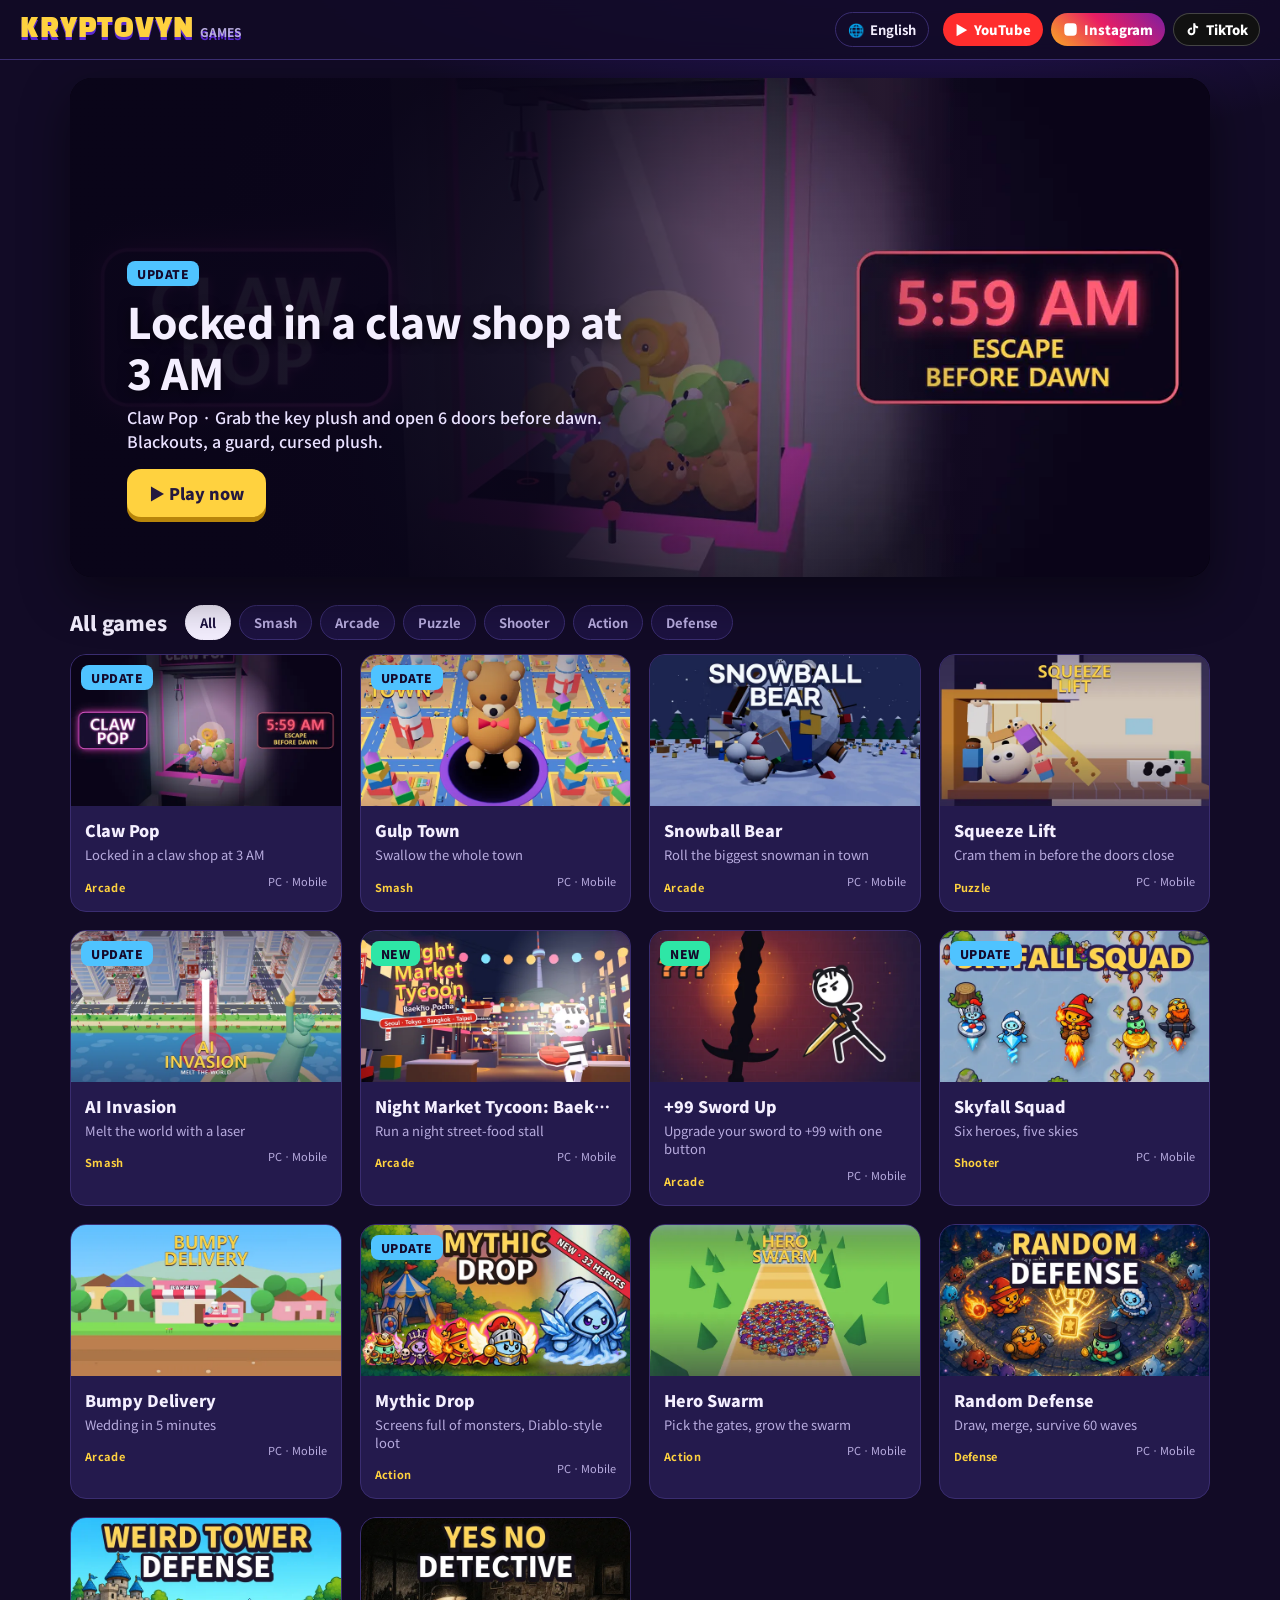
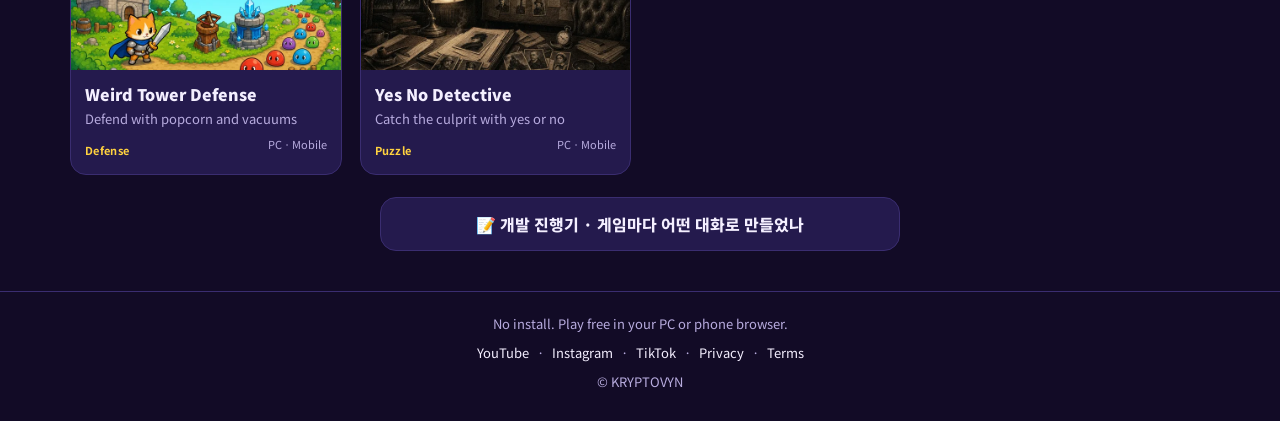
<file: index.html>
<!doctype html>
<html lang="ko">
<head>
<meta charset="utf-8">
<meta name="viewport" content="width=device-width,initial-scale=1">
<title>KRYPTOVYN Games · 브라우저에서 바로, 무료</title>
<meta name="description" content="KRYPTOVYN이 만든 웹 게임 모음. 설치 없이 PC · 폰 브라우저에서 바로, 무료로.">
<meta name="google-site-verification" content="Hbck0BatvO0ZgQ4ZraOnLDnKGUqeR72XmR1-KyHalbg">
<meta name="naver-site-verification" content="104e29224c9a70baad193a29a7c2afa81b162227">
<link rel="canonical" href="https://kryptovyn.github.io/">
<meta property="og:title" content="KRYPTOVYN Games">
<meta property="og:description" content="설치 없이 브라우저에서 바로 하는 무료 게임 11개">
<meta property="og:image" content="https://kryptovyn.github.io/img/claw_hero.webp">
<link rel="preconnect" href="https://fonts.googleapis.com"><link rel="preconnect" href="https://fonts.gstatic.com" crossorigin>
<link href="https://fonts.googleapis.com/css2?family=Black+Han+Sans&family=Noto+Sans+KR:wght@500;700;900&display=swap" rel="stylesheet">
<style>
:root{--bg:#120b26;--bg2:#1c1240;--card:#241a4d;--line:#3a2d70;--ink:#f4efff;--dim:#b8acdf;--sun:#ffd23f;--hot:#ff4f8b;--new:#2ee6a6;--up:#4fc3ff}
*{box-sizing:border-box}html:lang(ja) body,html:lang(zh) body{word-break:normal;line-break:strict;overflow-wrap:anywhere}html{scroll-behavior:smooth}
body{margin:0;overflow-x:hidden;word-break:keep-all;background:radial-gradient(1200px 600px at 70% -10%,#3b1f8f 0,transparent 60%),var(--bg);color:var(--ink);font-family:"Noto Sans KR",system-ui,sans-serif;min-height:100vh}
a{color:inherit;text-decoration:none}
header{position:sticky;top:0;z-index:10;display:flex;min-width:0;align-items:center;gap:14px;padding:12px 20px;background:rgba(18,11,38,.88);backdrop-filter:blur(10px);border-bottom:1px solid var(--line)}
.logo{font-family:"Black Han Sans",sans-serif;font-size:26px;letter-spacing:1px;color:var(--sun);text-shadow:0 3px 0 #5b2bd1}
.logo small{font-family:"Noto Sans KR";font-size:12px;font-weight:700;color:var(--dim);margin-left:6px;letter-spacing:0}
.sp{flex:1}
.lang{all:unset;cursor:pointer;display:flex;align-items:center;gap:6px;padding:7px 12px;border:1px solid var(--line);border-radius:999px;font-size:13px;font-weight:700;color:var(--ink)}.lang:hover{border-color:var(--sun)}#pop{position:fixed;inset:0;z-index:50;display:none;place-items:center;background:rgba(6,3,15,.6);backdrop-filter:blur(4px)}#pop.on{display:grid}.popbox{width:min(92vw,520px);padding:20px;border-radius:20px;background:var(--bg2);border:1px solid var(--line);box-shadow:0 20px 60px rgba(0,0,0,.6)}.popbox h4{margin:0 0 14px;font-size:18px}.langs{display:grid;grid-template-columns:repeat(2,1fr);gap:10px}.langs button{all:unset;cursor:pointer;padding:12px 14px;border-radius:12px;background:var(--card);border:1px solid var(--line);font-weight:700;text-align:center}.langs button.on{background:var(--sun);color:#24183f;border-color:var(--sun)}.langs button:hover{border-color:var(--sun)}
.soc{display:flex;gap:8px}.soc a{display:flex;align-items:center;gap:6px;padding:7px 12px;border-radius:999px;font-weight:900;font-size:13px;color:#fff}.soc .yt{background:#ff2d2d}.soc .ig{background:linear-gradient(45deg,#f9a825,#e91e63,#7b1fa2)}.soc .tt{background:#111;box-shadow:inset 0 0 0 1px #444}.soc svg{width:15px;height:15px;fill:#fff}
main{max-width:1180px;margin:0 auto;padding:18px 20px 40px}
.hero{position:relative;border-radius:22px;overflow:hidden;aspect-ratio:16/7;min-height:230px;background:#000;box-shadow:0 18px 50px rgba(0,0,0,.45)}
.slide{position:absolute;inset:0;opacity:0;transition:opacity .7s;display:block}
.slide.on{opacity:1;z-index:1}.slide .txt{opacity:0;transform:translateY(8px);transition:opacity .35s,transform .35s}.slide.on .txt{opacity:1;transform:none;transition-delay:.35s}
.slide img{width:100%;height:100%;object-fit:cover;object-position:70% center}
.slide .shade{position:absolute;inset:0;background:linear-gradient(90deg,rgba(10,5,25,.96) 0,rgba(10,5,25,.9) 40%,rgba(10,5,25,.35) 62%,transparent 82%)}
.slide .txt{position:absolute;left:5%;bottom:12%;max-width:46%}
.tag{display:inline-block;padding:4px 10px;border-radius:8px;font-size:12px;font-weight:900;letter-spacing:.5px;color:#14092b}
.tag.new{background:var(--new)}.tag.up{background:var(--up)}.tag.hot{background:var(--hot);color:#fff}
.slide h2{margin:10px 0 8px;font-weight:800;font-size:clamp(24px,3.6vw,42px);line-height:1.2;letter-spacing:-.5px;text-shadow:0 2px 12px rgba(0,0,0,.6)}
.slide p{margin:0 0 16px;font-size:clamp(13px,1.4vw,16px);font-weight:500;color:#e9e1ff;line-height:1.5}
.play{display:inline-flex;align-items:center;gap:8px;padding:12px 22px;border-radius:14px;background:var(--sun);color:#24183f;font-weight:900;font-size:16px;box-shadow:0 5px 0 #b8860b;transition:transform .12s}
.play:hover{transform:translateY(-2px)}
.dots{position:absolute;right:18px;bottom:16px;display:flex;gap:8px}
.dots button{all:unset;cursor:pointer;width:10px;height:10px;border-radius:50%;background:rgba(255,255,255,.4)}
.dots button.on{background:var(--sun);width:26px;border-radius:6px}
.bar{display:flex;align-items:center;gap:10px;margin:28px 0 14px;flex-wrap:wrap}
.bar h3{margin:0 8px 0 0;font-size:20px;font-weight:900}
.chip{all:unset;cursor:pointer;padding:7px 14px;border-radius:999px;border:1px solid var(--line);background:var(--bg2);font-size:13px;font-weight:700;color:var(--dim)}
.chip.on{background:var(--ink);color:#1c1240;border-color:var(--ink)}
.grid{display:grid;grid-template-columns:repeat(auto-fill,minmax(240px,1fr));gap:18px}.card,.info{min-width:0}.info b{overflow:hidden;text-overflow:ellipsis;white-space:nowrap}
.card{position:relative;display:flex;flex-direction:column;border-radius:16px;overflow:hidden;background:var(--card);border:1px solid var(--line);transition:transform .15s,box-shadow .15s}
.card:hover{transform:translateY(-4px);box-shadow:0 14px 30px rgba(0,0,0,.4),0 0 0 2px var(--sun)}
.thumb{position:relative;aspect-ratio:16/9;overflow:hidden;background:#000}
.thumb img{width:100%;height:100%;object-fit:cover;transition:transform .3s}
.card:hover .thumb img{transform:scale(1.06)}
.thumb .tag{position:absolute;left:10px;top:10px}
.thumb .go{position:absolute;inset:0;display:grid;place-items:center;background:rgba(10,5,25,.45);opacity:0;transition:opacity .15s}
.card:hover .go{opacity:1}
.go span{padding:10px 20px;border-radius:12px;background:var(--sun);color:#24183f;font-weight:900}
.info{padding:12px 14px 14px}
.info b{display:block;font-size:16px;font-weight:900}
.info p{margin:4px 0 8px;font-size:13px;color:var(--dim);line-height:1.4}
.genre{font-size:11px;font-weight:700;color:var(--sun);letter-spacing:.3px}
.dev{font-size:11px;color:var(--dim);float:right}
footer{border-top:1px solid var(--line);padding:22px 20px 30px;text-align:center;color:var(--dim);font-size:13px}
footer a{margin:0 8px;color:var(--ink)}
@media (max-width:640px){header{padding:10px 16px}.logo{font-size:22px}.logo small{display:none}main{padding:14px 16px 30px}
 .hero{aspect-ratio:4/5}.slide .shade{background:linear-gradient(0deg,rgba(10,5,25,.95) 0,rgba(10,5,25,.5) 50%,transparent 75%)}
 .slide .txt{left:6%;right:6%;bottom:9%;max-width:none}.grid{grid-template-columns:repeat(2,minmax(0,1fr));gap:12px}.info p{display:none}.soc span{display:none}.soc a{padding:7px 9px}#langName{display:none}.lang{padding:7px 10px}}
</style>
</head>
<body>
<header>
  <a class="logo" href="/">KRYPTOVYN<small>GAMES</small></a>
  <div class="sp"></div>
  <button class="lang" id="langBtn" aria-haspopup="dialog">🌐 <span id="langName"></span></button>
  <div class="soc"><a class="yt" href="https://www.youtube.com/@KRYPTOVYN" target="_blank" rel="noopener">▶ <span>YouTube</span></a><a class="ig" href="https://www.instagram.com/kryptovyn/" target="_blank" rel="noopener"><svg viewBox="0 0 24 24"><path d="M12 7a5 5 0 1 0 0 10 5 5 0 0 0 0-10zm0 8.2A3.2 3.2 0 1 1 12 8.8a3.2 3.2 0 0 1 0 6.4zM17.3 5.5a1.2 1.2 0 1 0 0 2.4 1.2 1.2 0 0 0 0-2.4zM12 2c-2.7 0-3 0-4.1.1C3.6 2.3 2.3 3.6 2.1 7.9 2 9 2 9.3 2 12s0 3 .1 4.1c.2 4.3 1.5 5.6 5.8 5.8C9 22 9.3 22 12 22s3 0 4.1-.1c4.3-.2 5.6-1.5 5.8-5.8.1-1.1.1-1.4.1-4.1s0-3-.1-4.1c-.2-4.3-1.5-5.6-5.8-5.8C15 2 14.7 2 12 2z"/></svg><span>Instagram</span></a><a class="tt" href="https://www.tiktok.com/@kryptovyn" target="_blank" rel="noopener"><svg viewBox="0 0 24 24"><path d="M16.5 2h-3.3v13.2a2.9 2.9 0 1 1-2-2.8V9a6.2 6.2 0 1 0 5.3 6.2V8.6a7.6 7.6 0 0 0 4.5 1.5V6.8a4.4 4.4 0 0 1-4.5-4.8z"/></svg><span>TikTok</span></a></div>
</header>
<main>
  <section class="hero" id="hero"></section>
  <div class="bar"><h3 data-t="all">모든 게임</h3><div id="chips" style="display:flex;gap:8px;flex-wrap:wrap"></div></div>
  <section class="grid" id="grid"></section>
  <a href="/devlog/" style="display:block;margin:22px auto 0;max-width:520px;padding:14px 18px;border-radius:16px;border:1px solid var(--line);background:var(--card);color:var(--ink);text-decoration:none;font-weight:800;text-align:center">📝 개발 진행기 · 게임마다 어떤 대화로 만들었나</a>
</main>
<div id="pop" role="dialog" aria-modal="true"><div class="popbox"><h4 id="popTitle"></h4><div class="langs" id="langs"></div></div></div>
<footer>
  <div data-t="foot">설치 없이 PC · 폰 브라우저에서 바로, 무료로 즐기세요.</div>
  <div style="margin-top:10px"><a href="https://www.youtube.com/@KRYPTOVYN" target="_blank" rel="noopener">YouTube</a>·<a href="https://www.instagram.com/kryptovyn/" target="_blank" rel="noopener">Instagram</a>·<a href="https://www.tiktok.com/@kryptovyn" target="_blank" rel="noopener">TikTok</a>·<a href="/privacy.html">Privacy</a>·<a href="/terms.html">Terms</a></div>
  <div style="margin-top:10px">© KRYPTOVYN</div>
</footer>
<script>
const G = [
  { id: 'claw', url: 'ny4y672bgn55pk', name: 'Claw Pop', tag: 'up', g: 'arcade', hero: 1,
    ko: ['새벽 3시, 뽑기방에 갇혔다', '동트기 전에 열쇠 인형을 뽑아 문 6개를 열어라. 정전 · 경비 · 저주받은 인형.'],
    en: ['Locked in a claw shop at 3 AM', 'Grab the key plush and open 6 doors before dawn. Blackouts, a guard, cursed plush.'] },
  { id: 'gulp', url: 'rp5hg7v2xbxrec', name: 'Gulp Town', tag: 'up', g: 'smash', hero: 1,
    ko: ['구멍 하나로 마을을 통째로', '작은 구멍이 커지며 장난감 방 · 해저 마을 · 공룡 정글까지 10곳을 삼킨다.'],
    en: ['Swallow the whole town', 'A tiny hole grows until it eats 10 towns: toy room, undersea, dino jungle and more.'] },
  { id: 'snow', url: 'rdtskf6x3lowde', name: 'Snowball Bear', tag: '', g: 'arcade', hero: 1,
    ko: ['눈덩이 굴려 마을에서 제일 큰 눈사람', '꼬마 북극곰 뭉치의 눈 오는 밤. 판마다 작은 이야기, 여섯 판.'],
    en: ['Roll the biggest snowman in town', "Little polar bear Puff's snowy night. Six stages, a small story in each."] },
  { id: 'squeeze', url: '6ucj7qs4r2pgpw', name: 'Squeeze Lift', tag: '', g: 'puzzle', hero: 1,
    ko: ['문 닫히기 전에 다 태워', '스모 선수도 피아노도 소도, 엘리베이터에 꽉꽉 밀어 넣기.'],
    en: ['Cram them in before the doors close', 'Sumo wrestlers, pianos, cows: squeeze everyone into the lift.'] },
  { id: 'melt', url: 'kkguhmxusq3gz5', name: 'AI Invasion', tag: 'up', g: 'smash', hero: 1,
    ko: ['레이저로 세계 도시를 녹여라', '벤치 하나 녹이던 레이저가 에펠탑 · 도쿄타워까지. 도시 11곳.'],
    en: ['Melt the world with a laser', 'From a park bench to the Eiffel Tower: 11 cities to melt.'] },
  { id: 'pocha', url: 'bgsvq4druc36jg', name: 'Night Market Tycoon: Baekho Pocha', tag: 'new', g: 'arcade',
    ko: ['백호가 밤 골목에서 포장마차를 연다', '붕어빵 한 판에서 시작해 등불 8개를 다 켜면 다음 도시. 서울 · 도쿄 · 방콕 · 타이베이.'], en: ['Run a night street-food stall', 'Start with one fish-bread grill and light all 8 lanterns to open the next city: Seoul, Tokyo, Bangkok, Taipei.'] },
  { id: 'sword', url: 'devc6h5w6yqknp', name: '+99 Sword Up', tag: 'new', g: 'arcade',
    ko: ['버튼 하나로 칼을 +99까지', '성공하면 +1, 실패하면 깨진다. 깨진 조각으로 대장간을 키워 다시 도전.'], en: ['Upgrade your sword to +99 with one button', 'Success is +1, failure shatters it. Use the shards to grow your forge and try again.'] },
  { id: 'sky', url: 'kna2vvtacb5og5', name: 'Skyfall Squad', tag: 'up', g: 'shooter',
    ko: ['영웅 여섯, 하늘 다섯 곳', '손가락 하나로 날며 쏘는 세로 슈팅. 보스 앞에서 지원군 호출.'], en: ['Six heroes, five skies', 'A vertical shooter you fly with one finger. Call backup at the boss.'] },
  { id: 'bumpy', url: '2wv7rvomm4jnra', name: 'Bumpy Delivery', tag: '', g: 'arcade',
    ko: ['결혼식 5분 전, 케이크 배달', '흔들리는 트럭으로 3단 케이크를 지켜라. 길 10개.'], en: ['Wedding in 5 minutes', 'Keep a 3-tier cake on a wobbly truck across 10 roads.'] },
  { id: 'mythic', url: 'd7iuylpphlv6wb', name: 'Mythic Drop', tag: 'up', g: 'action',
    ko: ['몹으로 꽉 찬 화면, 디아블로식 장비', '주우면 바로 입는 장비 · 캐릭터 32명 · 세트 장비. 화면이 전부 터진다.'], en: ['Screens full of monsters, Diablo-style loot', 'Gear you wear as you grab it, 32 heroes, set items.'] },
  { id: 'swarm', url: '33snqmhvxssrfx', name: 'Hero Swarm', tag: '', g: 'action',
    ko: ['문을 골라 영웅 군단 키우기', '좋은 문을 고르면 군단이 불어난다.'], en: ['Pick the gates, grow the swarm', 'Choose the right gates and your army explodes.'] },
  { id: 'random', url: 'zfcdzajva7jixb', name: 'Random Defense', tag: '', g: 'defense',
    ko: ['뽑고 합쳐서 60웨이브', '같은 유닛 둘을 합치면 더 세진다.'], en: ['Draw, merge, survive 60 waves', 'Merge two of a kind to power up.'] },
  { id: 'tower', url: 'lw3zpk6rowh5en', name: 'Weird Tower Defense', tag: '', g: 'defense',
    ko: ['뻥튀기 · 청소기로 막는 디펜스', '이상한 탑으로 슬라임 떼를 막아라.'], en: ['Defend with popcorn and vacuums', 'Hold back slimes with the weirdest towers.'] },
  { id: 'detective', url: '7g3k2mruqqvpy7', name: 'Yes No Detective', tag: '', g: 'puzzle',
    ko: ['예 · 아니오로 범인 찾기', '질문만으로 사건을 푸는 짧은 추리.'], en: ['Catch the culprit with yes or no', 'Short mysteries solved by questions only.'] },
]
const LANGS = { en: 'English', ko: '한국어', es: 'Español', pt: 'Português', ru: 'Русский', tr: 'Türkçe', de: 'Deutsch', fr: 'Français', ja: '日本語', zh: '简体中文' }
// taglines (and hero lines) for languages beyond ko / en: [tagline, hero line]
const X = {
  es: { pocha: ['Abre un puesto de comida nocturno'], sword: ['Mejora tu espada hasta +99 con un botón'], claw: ['Encerrado en una tienda de garras a las 3 AM', 'Atrapa el peluche con la llave y abre 6 puertas antes del amanecer.'], gulp: ['Trágate el pueblo entero', 'Un agujero diminuto crece hasta comerse 10 pueblos.'], squeeze: ['Mételos antes de que se cierren las puertas', 'Luchadores de sumo, pianos, vacas: todos al ascensor.'], melt: ['Derrite el mundo con un láser', 'De un banco del parque a la Torre Eiffel: 11 ciudades.'], sky: ['Seis héroes, cinco cielos'], bumpy: ['Boda en 5 minutos: entrega el pastel'], mythic: ['Pantallas llenas de monstruos y botín'], swarm: ['Elige puertas y haz crecer tu ejército'], random: ['Saca, combina y aguanta 60 oleadas'], tower: ['Defiende con palomitas y aspiradoras'], detective: ['Atrapa al culpable con sí o no'] },
  pt: { pocha: ['Abra uma barraca de comida noturna'], sword: ['Aprimore sua espada até +99 com um botão'], claw: ['Preso numa loja de garra às 3h', 'Pegue a pelúcia da chave e abra 6 portas antes do amanhecer.'], gulp: ['Engula a cidade inteira', 'Um buraco minúsculo cresce até devorar 10 cidades.'], squeeze: ['Enfie todos antes da porta fechar', 'Lutadores de sumô, pianos, vacas: todos no elevador.'], melt: ['Derreta o mundo com um laser', 'De um banco de praça à Torre Eiffel: 11 cidades.'], sky: ['Seis heróis, cinco céus'], bumpy: ['Casamento em 5 minutos: entregue o bolo'], mythic: ['Telas cheias de monstros e saque'], swarm: ['Escolha portões e aumente o exército'], random: ['Sorteie, junte e aguente 60 ondas'], tower: ['Defenda com pipoca e aspiradores'], detective: ['Pegue o culpado com sim ou não'] },
  ru: { pocha: ['Открой ночную уличную лавку еды'], sword: ['Заточи меч до +99 одной кнопкой'], claw: ['Заперт в автоматах в 3 часа ночи', 'Достань игрушку с ключом и открой 6 дверей до рассвета.'], gulp: ['Проглоти весь город', 'Крошечная дыра растёт и съедает 10 городов.'], squeeze: ['Затолкай всех, пока двери не закрылись', 'Сумоисты, пианино, коровы — все в лифт.'], melt: ['Расплавь мир лазером', 'От скамейки до Эйфелевой башни: 11 городов.'], sky: ['Шесть героев, пять небес'], bumpy: ['Свадьба через 5 минут: довези торт'], mythic: ['Экран полон монстров и добычи'], swarm: ['Выбирай ворота и расти армию'], random: ['Тяни, объединяй, держи 60 волн'], tower: ['Защита попкорном и пылесосами'], detective: ['Найди виновного вопросами «да» или «нет»'] },
  tr: { pocha: ['Gece sokak yemeği tezgâhı aç'], sword: ["Tek tuşla kılıcını +99'a yükselt"], claw: ['Gece 3te pençe dükkânına kilitlendin', 'Anahtarlı peluşu kap, şafaktan önce 6 kapıyı aç.'], gulp: ['Bütün kasabayı yut', 'Minik bir delik büyüyüp 10 kasabayı yutar.'], squeeze: ['Kapı kapanmadan herkesi tıkıştır', 'Sumo güreşçileri, piyanolar, inekler: herkes asansöre.'], melt: ['Dünyayı lazerle erit', 'Park bankından Eyfel Kulesine: 11 şehir.'], sky: ['Altı kahraman, beş gökyüzü'], bumpy: ['Düğüne 5 dakika: pastayı teslim et'], mythic: ['Canavar dolu ekranlar ve ganimet'], swarm: ['Kapıları seç, ordunu büyüt'], random: ['Çek, birleştir, 60 dalga dayan'], tower: ['Patlamış mısır ve süpürgeyle savun'], detective: ['Suçluyu evet ya da hayırla bul'] },
  de: { pocha: ['Eröffne einen Nachtmarkt-Imbiss'], sword: ['Schmiede dein Schwert mit einem Knopf auf +99'], claw: ['Um 3 Uhr im Greiferladen eingesperrt', 'Schnapp das Plüschtier mit dem Schlüssel und öffne 6 Türen vor dem Morgengrauen.'], gulp: ['Verschling die ganze Stadt', 'Ein winziges Loch wächst, bis es 10 Städte frisst.'], squeeze: ['Alle rein, bevor die Tür zugeht', 'Sumoringer, Klaviere, Kühe: alle in den Aufzug.'], melt: ['Schmilz die Welt mit einem Laser', 'Von der Parkbank bis zum Eiffelturm: 11 Städte.'], sky: ['Sechs Helden, fünf Himmel'], bumpy: ['Hochzeit in 5 Minuten: liefere die Torte'], mythic: ['Bildschirme voller Monster und Beute'], swarm: ['Wähle Tore, lass dein Heer wachsen'], random: ['Ziehen, verschmelzen, 60 Wellen halten'], tower: ['Verteidige mit Popcorn und Staubsaugern'], detective: ['Finde den Täter mit Ja oder Nein'] },
  fr: { pocha: ['Ouvre un stand de street food de nuit'], sword: ["Améliore ton épée jusqu'à +99 d'un seul bouton"], claw: ['Enfermé dans une boutique de pinces à 3 h', "Attrape la peluche à la clé et ouvre 6 portes avant l'aube."], gulp: ['Avale toute la ville', "Un petit trou grandit jusqu'à dévorer 10 villes."], squeeze: ['Fais-les tous entrer avant la fermeture', "Sumos, pianos, vaches : tout le monde dans l'ascenseur."], melt: ['Fais fondre le monde au laser', "D'un banc public à la tour Eiffel : 11 villes."], sky: ['Six héros, cinq ciels'], bumpy: ['Mariage dans 5 minutes : livre le gâteau'], mythic: ['Des écrans pleins de monstres et de butin'], swarm: ["Choisis les portes, fais grandir l'armée"], random: ['Tire, fusionne, tiens 60 vagues'], tower: ['Défends avec du pop-corn et des aspirateurs'], detective: ['Trouve le coupable par oui ou non'] },
  ja: { pocha: ['夜の路地で屋台を開こう'], sword: ['ボタンひとつで剣を+99まで強化'], claw: ['午前3時、クレーンゲーム店に閉じ込められた', '鍵のぬいぐるみを取って、夜明けまでに扉を6つ開けろ。'], gulp: ['穴ひとつで町をまるごと', '小さな穴が大きくなって10の町を飲み込む。'], squeeze: ['扉が閉まる前に全員乗せろ', '力士もピアノも牛も、エレベーターにぎゅうぎゅう。'], melt: ['レーザーで世界を溶かせ', 'ベンチからエッフェル塔まで、11の都市。'], sky: ['ヒーロー6人、空は5つ'], bumpy: ['結婚式まで5分、ケーキを届けろ'], mythic: ['モンスターだらけの画面とお宝'], swarm: ['ゲートを選んでヒーロー軍団を増やせ'], random: ['引いて合体、60ウェーブを守れ'], tower: ['ポップコーンと掃除機で守るディフェンス'], detective: ['はい・いいえで犯人を探せ'] },
  zh: { pocha: ['在夜市小巷开个路边摊'], sword: ['一个按钮把剑强化到+99'], claw: ['凌晨3点,被困在抓娃娃店', '抓住带钥匙的玩偶,天亮前打开6扇门。'], gulp: ['一个洞吞掉整个小镇', '小洞越变越大,吞下10个小镇。'], squeeze: ['关门前把所有人塞进去', '相扑选手、钢琴、奶牛,全都塞进电梯。'], melt: ['用激光融化世界', '从公园长椅到埃菲尔铁塔,11座城市。'], sky: ['六位英雄,五片天空'], bumpy: ['婚礼还有5分钟,送蛋糕'], mythic: ['满屏怪物与战利品'], swarm: ['选择大门,壮大英雄军团'], random: ['抽卡合成,守住60波'], tower: ['用爆米花和吸尘器守城'], detective: ['用是或否找出凶手'] },
}
const UI = {
  en: { all: 'All games', foot: 'No install. Play free in your PC or phone browser.', play: 'Play now', lang: 'Language', g: ['All', 'Smash', 'Arcade', 'Puzzle', 'Shooter', 'Action', 'Defense'] },
  ko: { all: '모든 게임', foot: '설치 없이 PC · 폰 브라우저에서 바로, 무료로 즐기세요.', play: '지금 플레이', lang: '언어', g: ['전체', '3D 부수기', '아케이드', '퍼즐', '슈팅', '액션', '디펜스'] },
  es: { all: 'Todos los juegos', foot: 'Sin instalar. Juega gratis en el navegador del PC o del móvil.', play: 'Jugar', lang: 'Idioma', g: ['Todo', 'Destrucción', 'Arcade', 'Puzle', 'Disparos', 'Acción', 'Defensa'] },
  pt: { all: 'Todos os jogos', foot: 'Sem instalar. Jogue grátis no navegador do PC ou celular.', play: 'Jogar', lang: 'Idioma', g: ['Tudo', 'Destruição', 'Arcade', 'Quebra-cabeça', 'Tiro', 'Ação', 'Defesa'] },
  ru: { all: 'Все игры', foot: 'Без установки. Играйте бесплатно в браузере ПК или телефона.', play: 'Играть', lang: 'Язык', g: ['Все', 'Разрушение', 'Аркада', 'Головоломки', 'Шутеры', 'Экшен', 'Защита'] },
  tr: { all: 'Tüm oyunlar', foot: 'Kurulum yok. PC veya telefon tarayıcısında ücretsiz oyna.', play: 'Oyna', lang: 'Dil', g: ['Hepsi', 'Yıkım', 'Arcade', 'Bulmaca', 'Nişancı', 'Aksiyon', 'Savunma'] },
  de: { all: 'Alle Spiele', foot: 'Ohne Installation. Kostenlos im Browser auf PC oder Handy.', play: 'Jetzt spielen', lang: 'Sprache', g: ['Alle', 'Zerstörung', 'Arcade', 'Puzzle', 'Shooter', 'Action', 'Verteidigung'] },
  fr: { all: 'Tous les jeux', foot: 'Sans installation. Jouez gratuitement dans le navigateur, PC ou mobile.', play: 'Jouer', lang: 'Langue', g: ['Tout', 'Destruction', 'Arcade', 'Puzzle', 'Tir', 'Action', 'Défense'] },
  ja: { all: 'すべてのゲーム', foot: 'インストール不要。PC・スマホのブラウザで無料プレイ。', play: '今すぐプレイ', lang: '言語', g: ['すべて', '破壊', 'アーケード', 'パズル', 'シューティング', 'アクション', 'ディフェンス'] },
  zh: { all: '全部游戏', foot: '无需安装,在电脑或手机浏览器免费畅玩。', play: '立即游玩', lang: '语言', g: ['全部', '破坏', '街机', '益智', '射击', '动作', '塔防'] },
}
const GKEYS = ['all', 'smash', 'arcade', 'puzzle', 'shooter', 'action', 'defense']
const TAGS = { new: 'NEW', up: 'UPDATE', hot: 'HOT' }
let lang = 'ko', genre = 'all', slide = 0, timer
const guess = () => { const n = (navigator.language || 'en').slice(0, 2); return LANGS[n] ? n : 'en' }
try { lang = localStorage.getItem('kv_lang') || guess() } catch { lang = guess() }
if (!LANGS[lang]) lang = 'en'
const U = () => UI[lang]
const txt = (g) => g[lang] || (X[lang] && X[lang][g.id] ? [X[lang][g.id][0], X[lang][g.id][1] || X[lang][g.id][0]] : g.en)
const gname = (k) => U().g[GKEYS.indexOf(k)]
const href = (g) => g.path || `https://playgama.ai/play/${g.url}`
function render() {
  document.documentElement.lang = lang
  document.getElementById('langName').textContent = LANGS[lang]
  document.getElementById('popTitle').textContent = U().lang
  document.getElementById('langs').innerHTML = Object.entries(LANGS).map(([k, v]) => `<button data-l="${k}" class="${k === lang ? 'on' : ''}" lang="${k}">${v}</button>`).join('')
  document.querySelectorAll('#langs button').forEach((b) => b.onclick = () => { lang = b.dataset.l; try { localStorage.setItem('kv_lang', lang) } catch {} closePop(); render() })
  document.querySelectorAll('[data-t]').forEach((e) => { e.textContent = U()[e.dataset.t] })
  const heroes = G.filter((g) => g.hero)
  document.getElementById('hero').innerHTML = heroes.map((g, i) => `<a class="slide${i === slide ? ' on' : ''}" href="${href(g)}" target="_blank" rel="noopener">
    <img src="img/${g.id}_hero.webp" alt="${g.name}" ${i ? 'loading="lazy"' : ''}><div class="shade"></div>
    <div class="txt">${g.tag ? `<span class="tag ${g.tag}">${TAGS[g.tag]}</span>` : ''}<h2>${txt(g)[0]}</h2><p>${g.name} · ${txt(g)[1]}</p><span class="play">▶ ${U().play}</span></div></a>`).join('')
    + `<div class="dots">${heroes.map((_, i) => `<button aria-label="${i + 1}" class="${i === slide ? 'on' : ''}" data-i="${i}"></button>`).join('')}</div>`
  document.querySelectorAll('.dots button').forEach((b) => b.onclick = (e) => { e.preventDefault(); slide = +b.dataset.i; render(); restart() })
  document.getElementById('chips').innerHTML = GKEYS.map((k) => `<button class="chip${k === genre ? ' on' : ''}" data-g="${k}">${gname(k)}</button>`).join('')
  document.querySelectorAll('.chip').forEach((b) => b.onclick = () => { genre = b.dataset.g; render() })
  document.getElementById('grid').innerHTML = G.filter((g) => genre === 'all' || g.g === genre).map((g) => `<a class="card" href="${href(g)}" target="_blank" rel="noopener">
    <div class="thumb"><img src="img/${g.id}.webp" alt="${g.name}" loading="lazy" width="640" height="360">${g.tag ? `<span class="tag ${g.tag}">${TAGS[g.tag]}</span>` : ''}<div class="go"><span>▶ ${U().play}</span></div></div>
    <div class="info"><b>${g.name}</b><p>${txt(g)[0]}</p><span class="genre">${gname(g.g)}</span><span class="dev">PC · Mobile</span></div></a>`).join('')
}
function restart() { clearInterval(timer); timer = setInterval(() => { slide = (slide + 1) % G.filter((g) => g.hero).length; document.querySelectorAll('.slide').forEach((s, i) => s.classList.toggle('on', i === slide)); document.querySelectorAll('.dots button').forEach((b, i) => b.classList.toggle('on', i === slide)) }, 5000) }
const pop = document.getElementById('pop')
function closePop() { pop.classList.remove('on') }
document.getElementById('langBtn').onclick = () => pop.classList.add('on')
pop.onclick = (e) => { if (e.target === pop) closePop() }
addEventListener('keydown', (e) => { if (e.key === 'Escape') closePop() })
render(); restart()
</script>
</body>
</html>
</file>
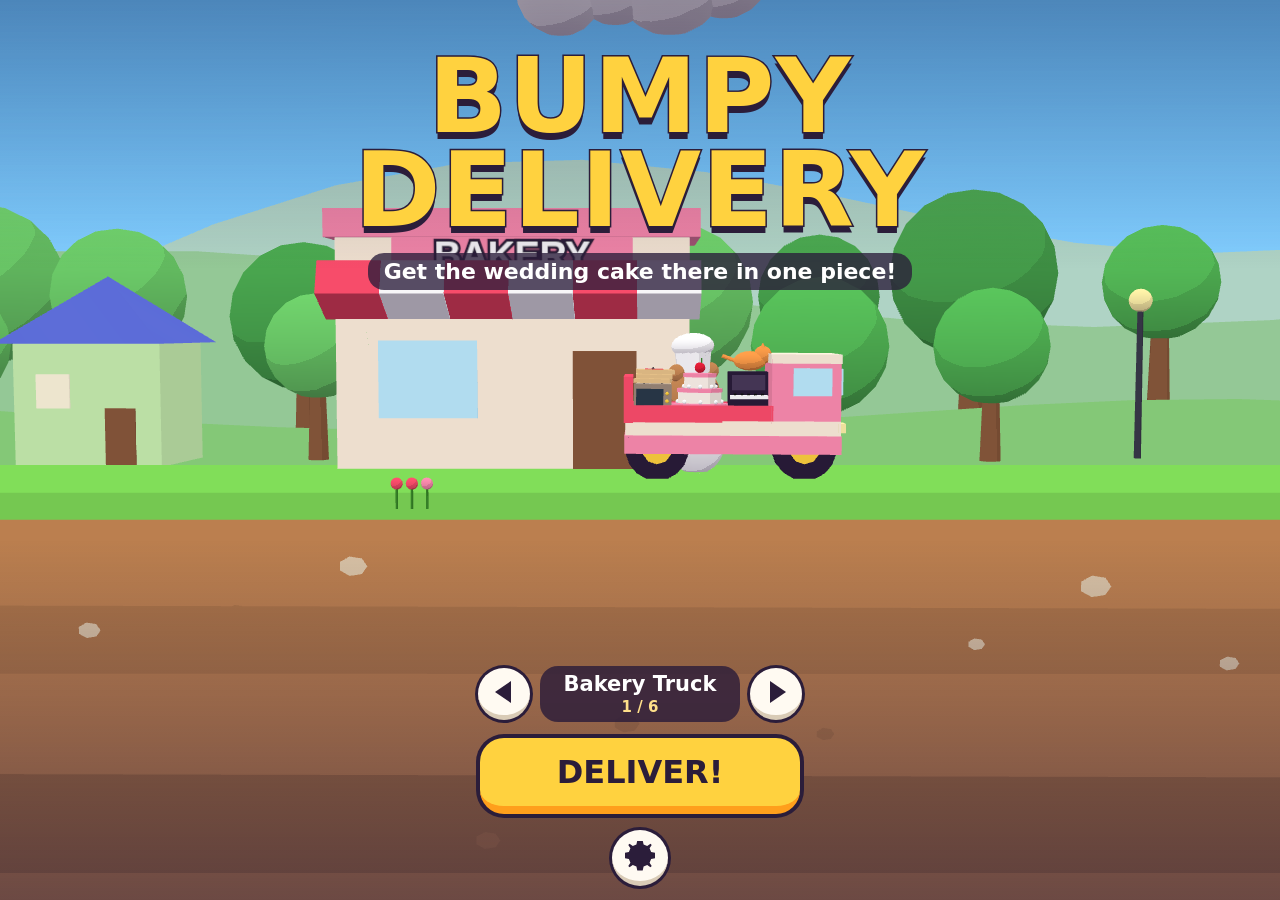
<file: bumpy-delivery/index.html>
<!doctype html>
<html lang="en">
<head>
<meta charset="utf-8">
<meta name="viewport" content="width=device-width,initial-scale=1,maximum-scale=1,user-scalable=no,viewport-fit=cover">
<title>Bumpy Delivery</title>
<link rel="icon" href="data:,">
<link rel="stylesheet" href="style.css">
</head>
<body>
<canvas id="view"></canvas>

<div id="loading"><div class="brand">BUMPY<br>DELIVERY</div><div class="bar"><i id="loadbar"></i></div></div>

<div id="hud" class="hide">
  <div class="stats"><b id="courseText"></b><div class="cargo" id="cargo"></div></div>
  <div class="clock" id="clock">5:00</div>
  <button class="round" id="pauseBtn" aria-label="Pause"><span class="ico-pause"></span></button>
  <div class="banner" id="banner"></div>
  <div class="pops" id="pops"></div>
  <button class="pedal back" id="backBtn" aria-label="Back"><span class="arr"></span></button>
  <button class="pedal gas" id="gasBtn" aria-label="Gas"><span class="arr"></span><em id="holdTip"></em></button>
</div>

<div id="story" class="hide">
  <div class="bubble"><b id="who"></b><p id="line"></p></div>
  <button class="sub ghost skip" id="skipBtn"></button>
</div>

<section id="title" class="screen hide">
  <div class="logo">BUMPY<br>DELIVERY</div>
  <p class="tagline" id="tagline"></p>
  <div class="bestBox" id="bestBox"></div>
  <div class="garage">
    <button class="round" id="truckPrev" aria-label="Previous truck"><span class="tri l"></span></button>
    <div class="truckName" id="truckName"></div>
    <button class="round" id="truckNext" aria-label="Next truck"><span class="tri r"></span></button>
  </div>
  <button class="go pulse" id="playBtn"></button>
  <div class="row"><button class="round" id="setBtn" aria-label="Settings"><span class="ico-gear"></span></button></div>
</section>

<section id="result" class="screen hide">
  <h2 id="resTitle"></h2>
  <div class="resUnlock hide" id="resUnlock"></div>
  <div class="cakeBig" id="resCake"></div>
  <div class="prizes" id="resItems"></div>
  <div class="resLine"><span id="resTimeL"></span><b id="resTime"></b></div>
  <div class="resLine"><span id="resBestL"></span><b id="resBest"></b></div>
  <div class="newBest hide" id="resNew"></div>
  <button class="sub ad" id="contBtn"></button>
  <button class="go" id="againBtn"></button>
  <button class="sub ghost" id="homeBtn"></button>
</section>

<section id="panel" class="screen hide">
  <h2 id="panelTitle"></h2>
  <div id="panelBody"></div>
  <button class="go" id="panelClose"></button>
</section>

<section id="pause" class="screen hide">
  <h2 id="pauseTitle"></h2>
  <button class="go" id="resumeBtn"></button>
  <button class="sub" id="quitBtn"></button>
</section>

<script>
(function () {
  var started = false
  function go() { if (started) return; started = true; var s = document.createElement('script'); s.type = 'module'; s.src = 'game.js'; document.body.appendChild(s) }
  if (/[?&]nobridge/.test(location.search)) { window.__noBridge = true; go(); return }
  function local() { var s = document.createElement('script'); s.src = 'playgama-bridge.js'; s.onload = go; s.onerror = go; document.head.appendChild(s) }
  var cdn = document.createElement('script'), done = false
  var timer = setTimeout(function () { if (!done) { done = true; local() } }, 2000)
  cdn.src = 'https://bridge.playgama.com/v2/stable/playgama-bridge.js'
  cdn.onload = function () { if (!done) { done = true; clearTimeout(timer); go() } }
  cdn.onerror = function () { if (!done) { done = true; clearTimeout(timer); local() } }
  document.head.appendChild(cdn)
})()
</script>
</body>
</html>
</file>
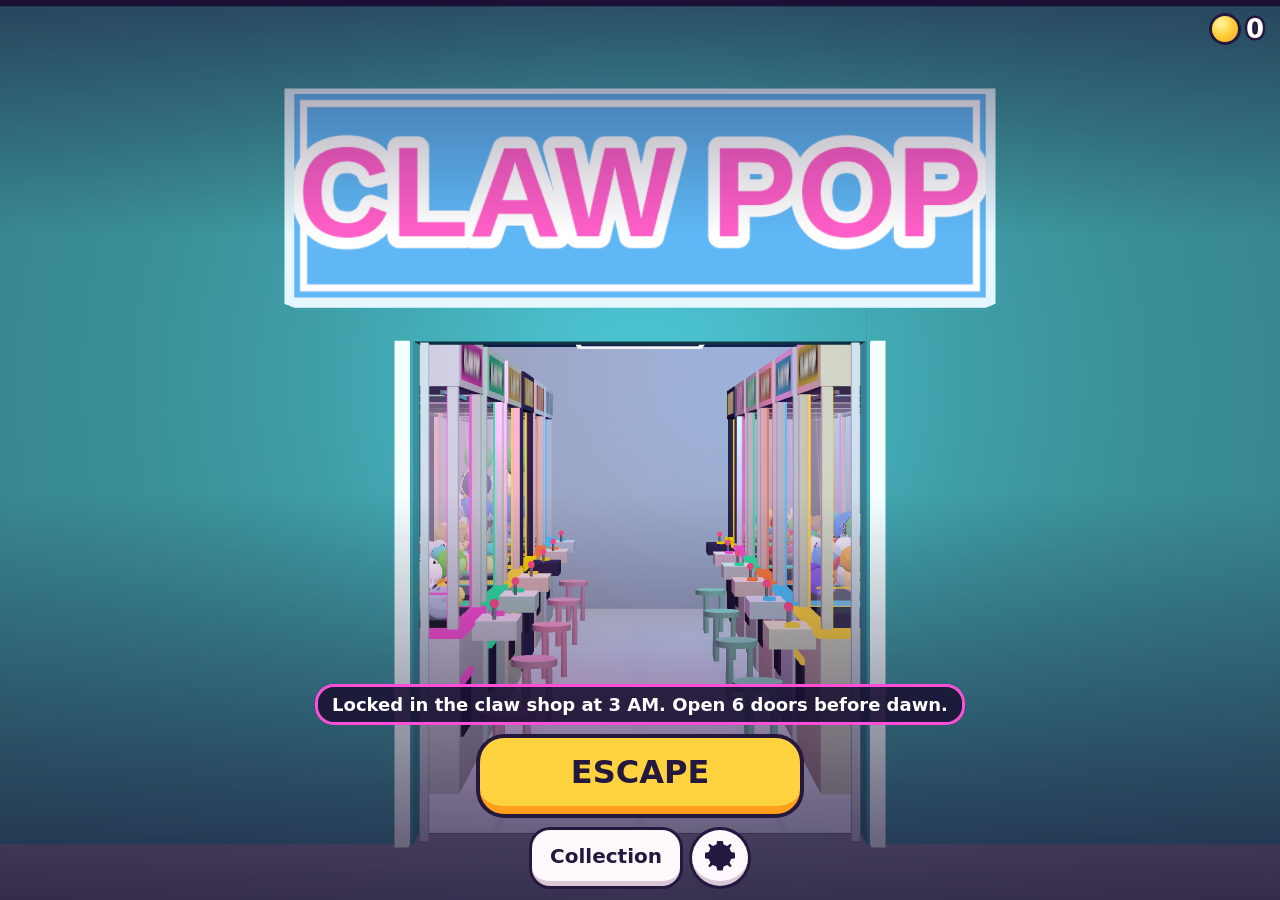
<file: claw-pop/index.html>
<!doctype html>
<html lang="en">
<head>
<meta charset="utf-8">
<meta name="viewport" content="width=device-width,initial-scale=1,maximum-scale=1,user-scalable=no,viewport-fit=cover">
<title>Claw Pop</title>
<link rel="icon" href="data:,">
<link rel="stylesheet" href="style.css">
</head>
<body>
<canvas id="view"></canvas>

<div id="loading"><div class="brand">CLAW<br>POP</div><div class="bar"><i id="loadbar"></i></div></div>

<div id="vignette"></div><div id="beam"></div>
<div id="hud" class="hide">
  <div class="stats"><b id="doorText"></b><span class="cn"><span class="coin"></span><i id="coinText">0</i></span><span class="clock" id="clock"></span></div>
  <div class="tools" id="tools"></div>
  <div class="qte hide" id="qte"><b id="qteText"></b><div class="qbar"><i id="qteBar"></i></div></div>
  <div class="time" id="time">12</div>
  <button class="round" id="pauseBtn" aria-label="Pause"><span class="ico-pause"></span></button>
  <div class="got" id="got"></div>
  <div class="banner" id="banner"></div>
  <div class="hint" id="hint"></div>
  <div class="stick" id="stick"><span class="ar u"></span><span class="ar d"></span><span class="ar l"></span><span class="ar r"></span><i id="knob"></i></div>
  <button class="drop" id="dropBtn"></button>
</div>
<div id="card" class="hide"><div class="cardIn"><em id="cardNew"></em><img id="cardImg" alt=""><b id="cardRarity"></b><span class="gain"><span class="coin"></span><i id="cardCoins"></i></span></div></div>

<section id="title" class="screen hide">
  <div class="gold"><span class="coin"></span><b id="coinsTitle">0</b></div>
  <div class="machinePick">
    <div class="machine"><b id="mName"></b><small id="mInfo"></small></div>
  </div>
  <button class="go pulse" id="playBtn"></button>
  <div class="row">
    <button class="sub" id="bookBtn"></button>
    <button class="round" id="setBtn" aria-label="Settings"><span class="ico-gear"></span></button>
  </div>
</section>

<section id="result" class="screen hide">
  <h2 id="resTitle"></h2>
  <div class="prizes" id="resPrizes"></div>
  <div class="gain"><span class="coin"></span><b id="resCoins">0</b></div>
  <div class="row">
    <button class="sub ad" id="moreBtn"></button>
    <button class="sub ad" id="doubleBtn"></button>
  </div>
  <div id="resUp" class="upgrades"></div>
  <button class="go" id="againBtn"></button>
  <button class="sub ghost" id="homeBtn"></button>
</section>

<section id="panel" class="screen hide">
  <h2 id="panelTitle"></h2>
  <div class="gold"><span class="coin"></span><b id="coinsPanel">0</b></div>
  <div id="panelBody"></div>
  <button class="go" id="panelClose"></button>
</section>

<section id="pause" class="screen hide">
  <h2 id="pauseTitle"></h2>
  <button class="go" id="resumeBtn"></button>
  <button class="sub" id="quitBtn"></button>
</section>

<script>
(function () {
  var started = false
  function go() { if (started) return; started = true; var s = document.createElement('script'); s.type = 'module'; s.src = 'game.js'; document.body.appendChild(s) }
  if (/[?&]nobridge/.test(location.search)) { window.__noBridge = true; go(); return }
  function local() { var s = document.createElement('script'); s.src = 'playgama-bridge.js'; s.onload = go; s.onerror = go; document.head.appendChild(s) }
  var cdn = document.createElement('script'), done = false
  var timer = setTimeout(function () { if (!done) { done = true; local() } }, 2000)
  cdn.src = 'https://bridge.playgama.com/v2/stable/playgama-bridge.js'
  cdn.onload = function () { if (!done) { done = true; clearTimeout(timer); go() } }
  cdn.onerror = function () { if (!done) { done = true; clearTimeout(timer); local() } }
  document.head.appendChild(cdn)
})()
</script>
</body>
</html>
</file>
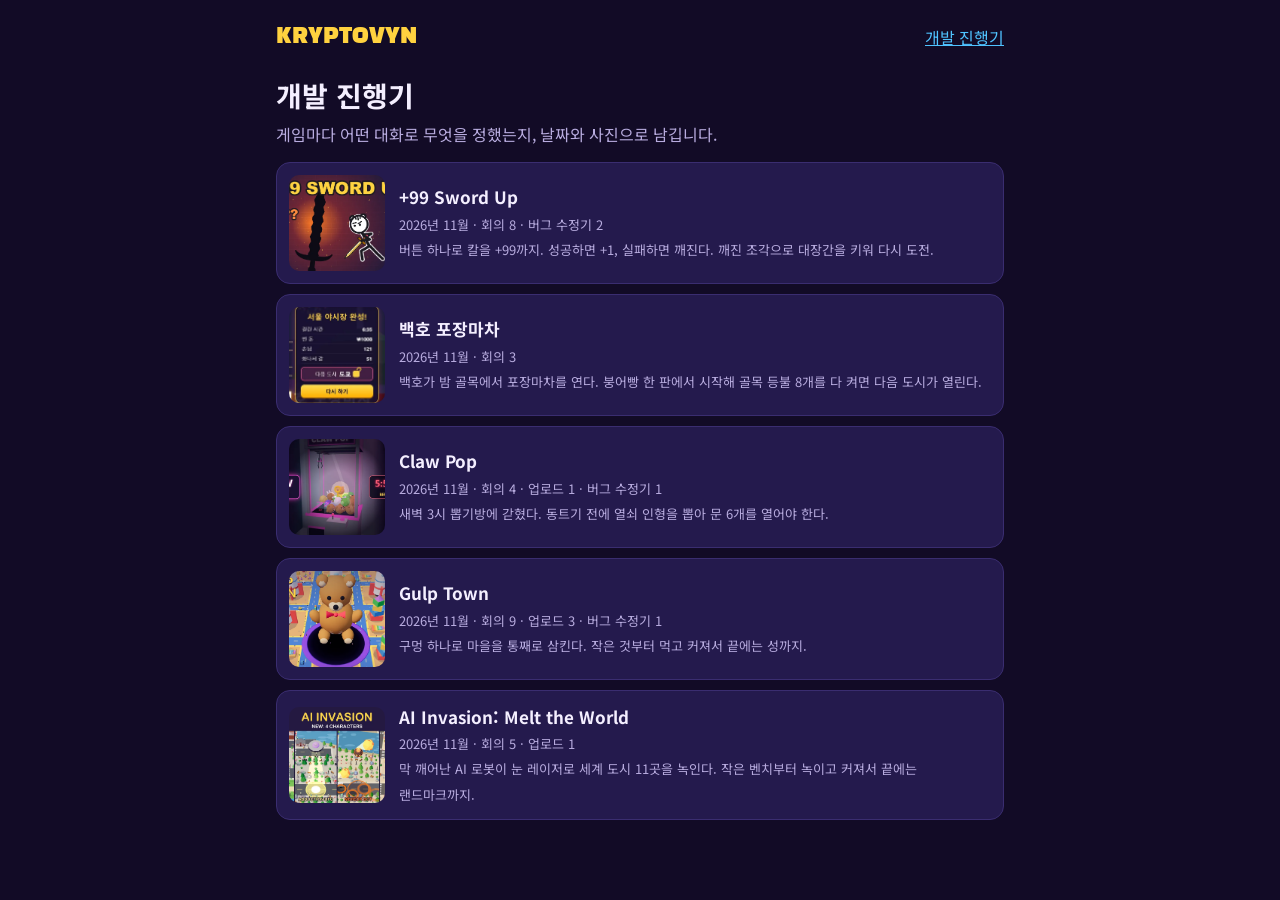
<file: devlog/index.html>
<!doctype html><html lang="ko"><head><meta charset="utf-8"><meta name="viewport" content="width=device-width,initial-scale=1"><title>개발 진행기 · KRYPTOVYN</title><meta name="description" content="KRYPTOVYN 게임들이 어떻게 만들어졌는지, 회의 기록과 사진으로"><link rel="preconnect" href="https://fonts.googleapis.com"><link href="https://fonts.googleapis.com/css2?family=Black+Han+Sans&family=Noto+Sans+KR:wght@400;700;800&display=swap" rel="stylesheet"><style>:root{--bg:#120b26;--bg2:#1c1240;--card:#241a4d;--line:#3a2d70;--ink:#f4efff;--dim:#b8acdf;--sun:#ffd23f;--hot:#ff4f8b;--new:#2ee6a6;--up:#4fc3ff}
*{box-sizing:border-box}body{margin:0;background:var(--bg);color:var(--ink);font-family:"Noto Sans KR",system-ui,sans-serif;word-break:keep-all;line-height:1.6}
.wrap{max-width:760px;margin:0 auto;padding:20px 16px 60px}a{color:var(--up)}
.top{display:flex;justify-content:space-between;align-items:center;gap:12px;margin-bottom:18px}.logo{font-family:"Black Han Sans",sans-serif;font-size:22px;color:var(--sun);text-decoration:none}
h1{font-size:28px;margin:6px 0 4px}.blurb{color:var(--dim);margin:0 0 14px}.play{display:inline-block;padding:10px 18px;border-radius:999px;background:var(--sun);color:#24183f;font-weight:800;text-decoration:none}
.cover{width:100%;border-radius:16px;border:1px solid var(--line);margin:14px 0}
.ep{margin:34px 0 0;padding-top:18px;border-top:1px solid var(--line)}.ep h2{font-size:19px;margin:0 0 12px}.ep h2 time{display:block;font-size:13px;color:var(--dim);font-weight:700}
.msg{display:flex;gap:10px;margin:10px 0;align-items:flex-start}.who{flex:none;width:44px;height:44px;border-radius:50%;display:grid;place-items:center;font-size:12px;font-weight:800;color:#24183f}
.bub{background:var(--card);border:1px solid var(--line);border-radius:4px 16px 16px 16px;padding:9px 13px;max-width:calc(100% - 54px)}
.boss .who{background:var(--sun)}.lead .who{background:var(--up)}.dev .who{background:var(--new)}.art .who{background:var(--hot)}.other .who{background:var(--dim)}
.boss{flex-direction:row-reverse}.boss .bub{border-radius:16px 4px 16px 16px;background:#3b2a12;border-color:#6b4d1d}
figure{margin:14px 0}figure img{width:100%;max-width:420px;display:block;border-radius:14px;border:1px solid var(--line)}figcaption{font-size:13px;color:var(--dim);margin-top:4px}
.dec{margin:12px 0;padding:10px 14px;border-left:4px solid var(--sun);background:var(--bg2);border-radius:0 10px 10px 0;font-weight:700}
.kind{display:inline-block;padding:1px 8px;border-radius:999px;background:var(--line);color:var(--ink);margin-right:2px}.up .kind{background:var(--new);color:#24183f}.fix .kind{background:var(--hot);color:#fff}
.proof{font-size:12px;color:var(--dim);font-family:ui-monospace,monospace;margin-top:8px}
.list a{display:flex;gap:14px;align-items:center;padding:12px;border:1px solid var(--line);border-radius:14px;background:var(--card);color:var(--ink);text-decoration:none;margin:10px 0}
.list img{width:96px;height:96px;object-fit:cover;border-radius:10px;flex:none}.list b{display:block;font-size:17px}.list span{color:var(--dim);font-size:13px}
@media(max-width:480px){h1{font-size:23px}.who{width:38px;height:38px;font-size:11px}}</style></head><body><div class="wrap"><div class="top"><a class="logo" href="/">KRYPTOVYN</a><a href="/devlog/">개발 진행기</a></div><h1>개발 진행기</h1><p class="blurb">게임마다 어떤 대화로 무엇을 정했는지, 날짜와 사진으로 남깁니다.</p><div class="list"><a href="/devlog/sword-up.html"><img src="/devlog/img/sword-up/1.webp" alt=""><div><b>+99 Sword Up</b><span>2026년 11월 · 회의 8 · 버그 수정기 2</span><br><span>버튼 하나로 칼을 +99까지. 성공하면 +1, 실패하면 깨진다. 깨진 조각으로 대장간을 키워 다시 도전.</span></div></a><a href="/devlog/baekho-pocha.html"><img src="/devlog/img/baekho-pocha/1.webp" alt=""><div><b>백호 포장마차</b><span>2026년 11월 · 회의 3</span><br><span>백호가 밤 골목에서 포장마차를 연다. 붕어빵 한 판에서 시작해 골목 등불 8개를 다 켜면 다음 도시가 열린다.</span></div></a><a href="/devlog/claw-pop.html"><img src="/devlog/img/claw-pop/1.webp" alt=""><div><b>Claw Pop</b><span>2026년 11월 · 회의 4 · 업로드 1 · 버그 수정기 1</span><br><span>새벽 3시 뽑기방에 갇혔다. 동트기 전에 열쇠 인형을 뽑아 문 6개를 열어야 한다.</span></div></a><a href="/devlog/gulp-town.html"><img src="/devlog/img/gulp-town/1.webp" alt=""><div><b>Gulp Town</b><span>2026년 11월 · 회의 9 · 업로드 3 · 버그 수정기 1</span><br><span>구멍 하나로 마을을 통째로 삼킨다. 작은 것부터 먹고 커져서 끝에는 성까지.</span></div></a><a href="/devlog/melt-bot.html"><img src="/devlog/img/melt-bot/1.webp" alt=""><div><b>AI Invasion: Melt the World</b><span>2026년 11월 · 회의 5 · 업로드 1</span><br><span>막 깨어난 AI 로봇이 눈 레이저로 세계 도시 11곳을 녹인다. 작은 벤치부터 녹이고 커져서 끝에는 랜드마크까지.</span></div></a></div></div></body></html>
</file>
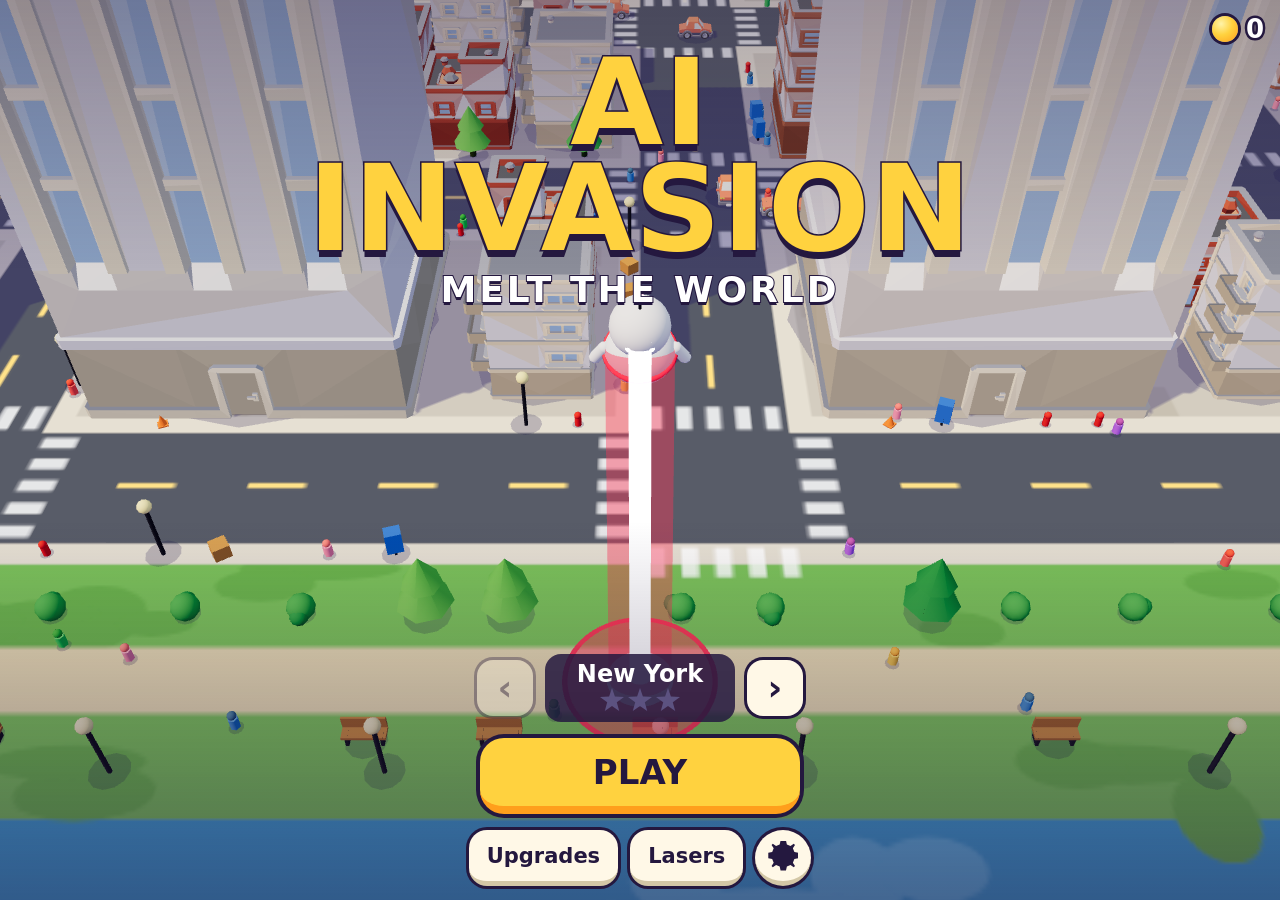
<file: melt-bot/index.html>
<!doctype html>
<html lang="en">
<head>
<meta charset="utf-8">
<meta name="viewport" content="width=device-width,initial-scale=1,maximum-scale=1,user-scalable=no,viewport-fit=cover">
<title>AI Invasion: Melt the World</title>
<link rel="icon" href="data:,">
<link rel="stylesheet" href="style.css">
</head>
<body>
<canvas id="view"></canvas>

<div id="loading"><div class="brand">AI<br>INVASION</div><div class="bar"><i id="loadbar"></i></div></div>

<div id="hud" class="hide">
  <div class="time" id="time">60</div>
  <div class="score"><b id="score">0</b><small id="sizeText"></small></div>
  <div class="eaten"><i id="eatenBar"></i><span id="eatenText"></span></div>
  <button class="round" id="pauseBtn" aria-label="Pause"><span class="ico-pause"></span></button>
  <div class="combo" id="combo"></div>
  <div class="banner" id="banner"></div>
  <div class="hint" id="hint"></div>
</div>
<div id="float"></div>

<section id="title" class="screen hide">
  <div class="logo">AI<br>INVASION<small>MELT THE WORLD</small></div>
  <div class="townPick">
    <button class="nav" id="prevTown">&lsaquo;</button>
    <div class="town"><b id="townName"></b><span class="stars" id="townStars"></span><small id="townLock"></small></div>
    <button class="nav" id="nextTown">&rsaquo;</button>
  </div>
  <button class="go" id="playBtn"></button>
  <div class="row">
    <button class="sub" id="upBtn"></button>
    <button class="sub" id="skinBtn"></button>
    <button class="round" id="setBtn" aria-label="Settings"><span class="ico-gear"></span></button>
  </div>
  <div class="gold"><span class="coin"></span><b id="goldTitle">0</b></div>
</section>

<section id="result" class="screen hide">
  <h2 id="resTitle"></h2>
  <div class="stars big" id="resStars"></div>
  <div class="resLine"><span id="resEatenLabel"></span><b id="resEaten"></b></div>
  <div class="resLine"><span id="resBestLabel"></span><b id="resBest"></b></div>
  <div class="gain"><span class="coin"></span><b id="resGold">0</b></div>
  <button class="sub ad" id="doubleBtn"></button>
  <div id="resUp" class="upgrades"></div>
  <button class="go" id="againBtn"></button>
  <button class="sub ghost" id="homeBtn"></button>
</section>

<section id="panel" class="screen hide">
  <h2 id="panelTitle"></h2>
  <div class="gold"><span class="coin"></span><b id="goldPanel">0</b></div>
  <div id="panelBody"></div>
  <button class="go" id="panelClose"></button>
</section>

<section id="pause" class="screen hide">
  <h2 id="pauseTitle"></h2>
  <button class="go" id="resumeBtn"></button>
  <button class="sub" id="quitBtn"></button>
</section>

<script>
(function () {
  var started = false
  function go() { if (started) return; started = true; var s = document.createElement('script'); s.type = 'module'; s.src = 'game.js'; document.body.appendChild(s) }
  if (/[?&]nobridge/.test(location.search)) { window.__noBridge = true; go(); return }
  function local() { var s = document.createElement('script'); s.src = 'playgama-bridge.js'; s.onload = go; s.onerror = go; document.head.appendChild(s) }
  var cdn = document.createElement('script'), done = false
  var timer = setTimeout(function () { if (!done) { done = true; local() } }, 2000)
  cdn.src = 'https://bridge.playgama.com/v2/stable/playgama-bridge.js'
  cdn.onload = function () { if (!done) { done = true; clearTimeout(timer); go() } }
  cdn.onerror = function () { if (!done) { done = true; clearTimeout(timer); local() } }
  document.head.appendChild(cdn)
})()
</script>
</body>
</html>
</file>
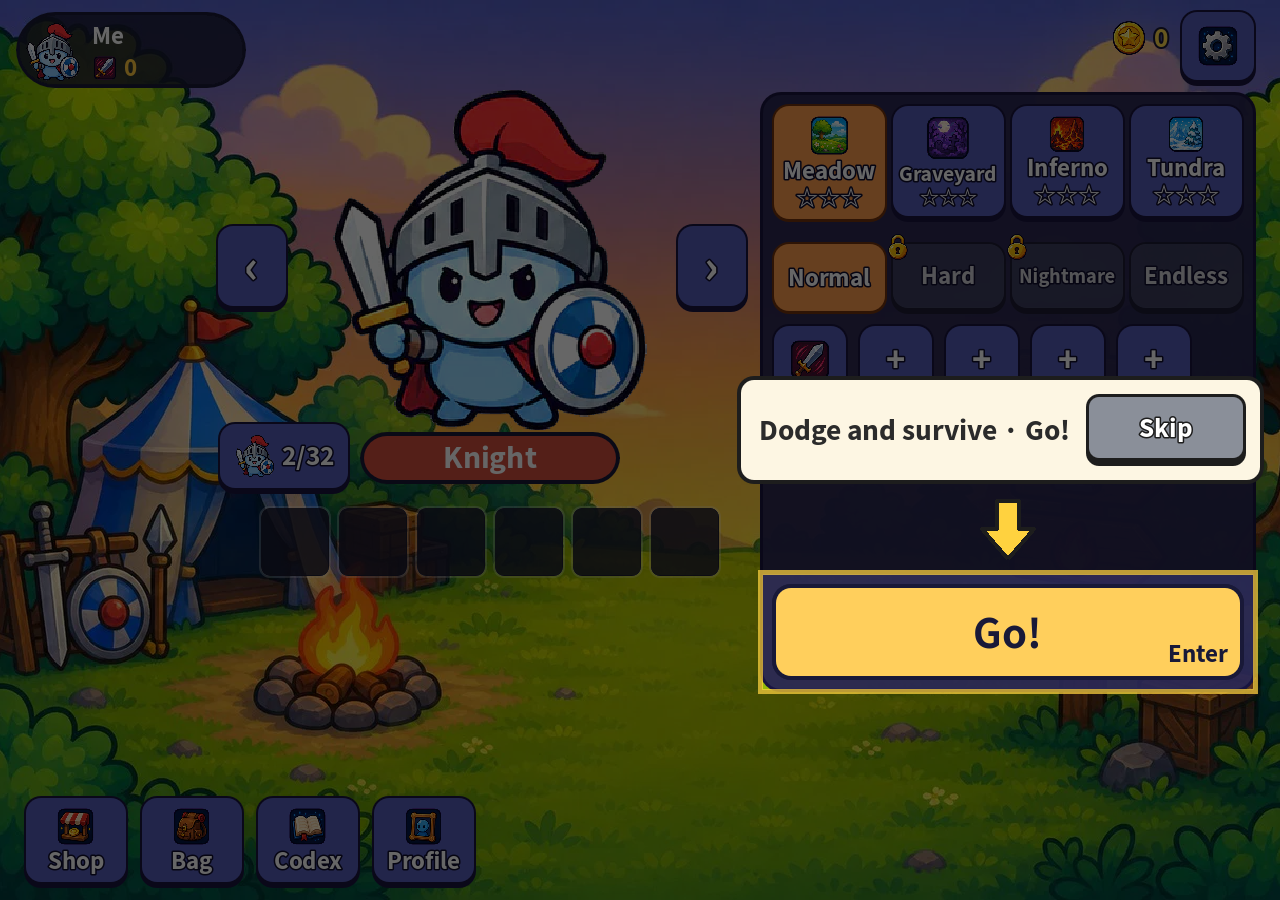
<file: mythic-drop/index.html>
<!DOCTYPE html>
<html lang="en">
    <head>
        <meta charset="utf-8">
        <meta name="viewport" content="width=device-width, user-scalable=no, initial-scale=1.0">
        <title>Mythic Drop</title>
        <style>
            html, body, #canvas {
                margin: 0;
                padding: 0;
                border: 0;
            }

            body {
                color: white;
                background-color: black;
                overflow: hidden;
                touch-action: none;
                -webkit-user-select: none;
                user-select: none;
                -webkit-touch-callout: none;
            }

            #canvas {
                display: block;
            }

            #canvas:focus {
                outline: none;
            }

            #status, #status-splash, #status-progress {
                position: absolute;
                left: 0;
                right: 0;
            }

            #status, #status-splash {
                top: 0;
                bottom: 0;
            }

            #status {
                background-color: #07080d;
                transition: opacity 0.3s linear;
                display: flex;
                flex-direction: column;
                justify-content: center;
                align-items: center;
                z-index: 9000;
            }

            /* The loading film (tools/loading_film.js) fills the screen, cut to fit either way round. */
            #loading-film {
                position: absolute;
                left: 0;
                top: 0;
                width: 100%;
                height: 100%;
                object-fit: cover;
            }

            /* Upright the whole width would show only a sliver of the film: a band in the upper part instead,
               cut to about 60% of its width (the knight stays in it). */
            @media (orientation: portrait) {
                #loading-film {
                    top: 22vh;
                    height: 40vh;
                }
            }

            /* Behind it upright: the same film, blurred and dimmed, filling the screen (no black bands). */
            #loading-film-back {
                display: none;
                position: absolute;
                left: 0;
                top: 0;
                width: 100%;
                height: 100%;
                object-fit: cover;
                filter: blur(14px) brightness(0.55);
                transform: scale(1.1);
            }

            @media (orientation: portrait) {
                #loading-film-back {
                    display: block;
                }
            }


            #status-notice {
                display: none;
            }

            #loader {
                position: absolute;
                left: 50%;
                bottom: max(7%, 24px);
                transform: translateX(-50%);
                box-sizing: border-box;
                width: min(88vw, 480px);
                padding: 16px 24px 18px;
                border-radius: 16px;
                background-color: rgba(16, 20, 28, 0.82);
                color: white;
                font-family: 'Noto Sans', 'Malgun Gothic', 'Apple SD Gothic Neo', Arial, sans-serif;
                text-align: center;
            }

            #loader-percent {
                font-size: 32px;
                font-weight: 700;
                line-height: 1.2;
            }

            #loader-bar {
                position: relative;
                overflow: hidden;
                height: 18px;
                margin: 10px 0 12px;
                border-radius: 9px;
                background-color: rgba(255, 255, 255, 0.18);
            }

            /* Drawn by scaling (the compositor's work): it keeps moving while the engine holds the page's one thread. */
            #loader-fill {
                height: 100%;
                width: 100%;
                border-radius: 9px;
                background-color: #fcdb2b;
                transform: scaleX(0);
                transform-origin: left center;
                transition: transform 0.2s linear;
                will-change: transform;
            }

            /* The download fills 0-80%, the engine's start the rest: the bar never stands still (2026-11-08,
               a bar stopped at 100% for 10 s on a phone looked broken). */
            #loader.starting #loader-fill {
                transition: none;
                animation: loader-start 14s cubic-bezier(0.1, 0.6, 0.3, 1) forwards;
            }

            @keyframes loader-start {
                from { transform: scaleX(0.8); }
                to { transform: scaleX(0.98); }
            }

            #loader.starting #loader-percent {
                visibility: hidden;
            }

            /* Runs on the compositor, so it keeps moving while the engine holds the page's one thread. */
            #loader-shine {
                display: none;
                position: absolute;
                top: 0;
                bottom: 0;
                left: 0;
                width: 35%;
                background: linear-gradient(90deg, rgba(255, 255, 255, 0), rgba(255, 255, 255, 0.85), rgba(255, 255, 255, 0));
                will-change: transform;
                animation: loader-shine 1.1s linear infinite;
            }

            #loader.starting #loader-shine {
                display: block;
            }

            @keyframes loader-shine {
                from { transform: translateX(-100%); }
                to { transform: translateX(290%); }
            }

            #loader-text {
                font-size: 22px;
                line-height: 1.3;
            }

            #status-notice {
                background-color: #5b3943;
                border-radius: 0.5rem;
                border: 1px solid #9b3943;
                color: #e0e0e0;
                font-family: 'Noto Sans', 'Droid Sans', Arial, sans-serif;
                line-height: 1.3;
                margin: 0 2rem;
                overflow: hidden;
                padding: 1rem;
                text-align: center;
                z-index: 1;
            }


            /* A low landscape screen (a phone on its side): a smaller box at the bottom, off the knight. */
            @media (orientation: landscape) and (max-height: 500px) {
                #loader {
                    bottom: 8px;
                    width: min(60vw, 420px);
                    padding: 8px 18px 10px;
                }
                #loader-percent {
                    font-size: 24px;
                }
                #loader-bar {
                    height: 14px;
                    margin: 6px 0 8px;
                }
            }

            /* After the download, while the engine starts and holds the page's one thread (the film stops then):
               scenes of the game, crossfading and slowly drawing closer, one every 4 s. Opacity and transform
               only, the compositor's work, so they keep moving (2026-11-08 사용자 "로딩되는 동안 ... 심심하지 않게"). */
            #loading-carousel {
                position: absolute;
                left: 0;
                top: 0;
                width: 100%;
                height: 100%;
                overflow: hidden;
                opacity: 0;
                transition: opacity 0.5s linear;
            }

            #status.starting #loading-carousel {
                opacity: 1;
            }

            #loading-film, #loading-film-back {
                transition: opacity 0.5s linear;
            }

            #status.starting #loading-film, #status.starting #loading-film-back {
                opacity: 0;
            }

            .slide {
                position: absolute;
                left: 0;
                top: 0;
                width: 100%;
                height: 100%;
                margin: 0;
                opacity: 0;
                will-change: opacity, transform;
            }

            .slide img {
                width: 100%;
                height: 100%;
                object-fit: cover;
            }

            .slide figcaption {
                position: absolute;
                left: 0;
                right: 0;
                top: 9%;
                text-align: center;
                color: white;
                font-family: 'Noto Sans', 'Malgun Gothic', 'Apple SD Gothic Neo', Arial, sans-serif;
                font-size: 24px;
                font-weight: 700;
                text-shadow: 0 2px 6px rgba(0, 0, 0, 0.9), 0 0 2px black;
            }

            #status.starting .slide {
                animation: slide 24s linear infinite;
                animation-delay: calc(var(--i) * 4s);
            }

            #status.starting .slide:first-child {
                opacity: 1;
            }

            @keyframes slide {
                0% { opacity: 0; transform: scale(1); }
                2.08% { opacity: 1; }
                16.67% { opacity: 1; }
                18.75% { opacity: 0; transform: scale(1.08); }
                100% { opacity: 0; transform: scale(1.08); }
            }
        </style>
        <link id="-gd-engine-icon" rel="icon" type="image/png" href="index.icon.png" />
<link rel="apple-touch-icon" href="index.apple-touch-icon.png"/>
<meta name="viewport" content="width=device-width, initial-scale=1, maximum-scale=1, user-scalable=no">
    </head>
    <body>
        <canvas id="canvas">
            Your browser does not support the canvas tag.
        </canvas>

        <noscript>
            Your browser does not support JavaScript.
        </noscript>

        <div id="status">
            <canvas id="loading-film-back" width="240" height="100"></canvas>
            <canvas id="loading-film" width="960" height="402"></canvas>
            <div id="loading-carousel">
                <figure class="slide" style="--i: 0"><img src="loading_0_map0.webp" alt=""><figcaption data-ko="이끼 아래 길이 묻힌 들판" data-en="Fields where moss buried the roads"></figcaption></figure>
                <figure class="slide" style="--i: 1"><img src="loading_1_map1.webp" alt=""><figcaption data-ko="해골들이 대신 지키던 무덤가" data-en="The graveyard the skeletons kept"></figcaption></figure>
                <figure class="slide" style="--i: 2"><img src="loading_2_legend.webp" alt=""><figcaption data-ko="잠결에 탄 땅" data-en="Ground burned in a sleep"></figcaption></figure>
                <figure class="slide" style="--i: 3"><img src="loading_3_map3.webp" alt=""><figcaption data-ko="얼음 속 잠이 깨는 벌판" data-en="Plains where the ice-sleep breaks"></figcaption></figure>
                <figure class="slide" style="--i: 4"><img src="loading_4_boss.webp" alt=""><figcaption data-ko="" data-en=""></figcaption></figure>
                <figure class="slide" style="--i: 5"><img src="loading_5_heroes.webp" alt=""><figcaption data-ko="긴 잠에서 깬 영웅 여섯" data-en="Six heroes, awake from the long sleep"></figcaption></figure>
            </div>
            <div id="loader">
                <div id="loader-percent">0%</div>
                <div id="loader-bar"><div id="loader-fill"></div><div id="loader-shine"></div></div>
                <div id="loader-text"></div>
            </div>
            <div id="status-notice"></div>
        </div>

        <script>
            // The page's own loading screen; Bridge's logo is turned off in playgama-bridge-config.json.
            const LOADER_TEXT = {
                en: { loading: 'Loading…', starting: 'Starting…' },
                ko: { loading: '불러오는 중…', starting: '시작하는 중…' },
            }
            // If the game never says it is ready, it is shown anyway instead of being covered for good.
            const LOADER_GIVE_UP_MSEC = 30000
            let loaderLanguage = (navigator.language || '').toLowerCase().startsWith('ko') ? 'ko' : 'en'
            let loaderPercent = 0
            let loaderStarted = false

            function drawLoader() {
                const text = LOADER_TEXT[loaderLanguage]
                document.getElementById('loader-percent').textContent = `${loaderPercent}%`
                if (!loaderStarted) {
                    document.getElementById('loader-fill').style.transform = `scaleX(${loaderPercent / 100})`
                }
                document.getElementById('loader-text').textContent = loaderStarted ? text.starting : text.loading
                for (const caption of document.querySelectorAll('.slide figcaption')) {
                    caption.textContent = caption.dataset[loaderLanguage]
                }
            }

            function setLoaderLanguage(language) {
                loaderLanguage = language === 'ko' ? 'ko' : 'en'
                drawLoader()
            }

            function setLoaderProgress(current, total) {
                // The carousel and the bar's second part go on at 90% of the download, while the page still has
                // its thread: a CSS animation starts only when the page next lays itself out, and the engine
                // takes the thread the moment the download ends (at 98% they started only after the engine had,
                // 2026-11-08). The engine's own last call, at 100%, comes after the game has started.
                const done = total > 0 && current / total >= 0.9
                if (!document.getElementById('status') || !total) {
                    return
                }
                loaderPercent = done ? 80 : Math.max(loaderPercent, Math.floor(current * 80 / total))
                filmUntil = done ? FILM_STAND : 1.8 + (FILM_WAKE - 1.8) * current / total
                if (done && !loaderStarted) {
                    loaderStarted = true
                    document.getElementById('loader').classList.add('starting')
                    document.getElementById('status').classList.add('starting')
                }
                if (!loaderStarted || done) {
                    drawLoader()
                }
            }

            // The loading film: its clock runs with the download (the moss falls off the knight as the files
            // arrive, his waking when they are in), at 30 frames a second, never ahead of the download.
            // While the engine starts it holds the page's one thread, so the film waits on a frame then.
            const FILM_WAKE = 15.5
            const FILM_STAND = 18.0
            let filmClock = 0
            let filmUntil = 1.8
            let filmLast = 0
            let filmOn = true
            const filmBack = document.getElementById('loading-film-back')
            const filmBackPen = filmBack.getContext('2d')
            function filmFrame(now) {
                if (!filmOn) {
                    return
                }
                requestAnimationFrame(filmFrame)
                if (now - filmLast < 33 || !window.loadingFilm) {
                    return
                }
                const step = filmLast ? Math.min(0.1, (now - filmLast) / 1000) : 0
                filmLast = now
                // Behind the download by more than two seconds of film: catch up three times as fast.
                filmClock = Math.min(filmUntil, filmClock + step * (filmUntil - filmClock > 2 ? 3 : 1))
                window.loadingFilm.draw(filmClock)
                // Upright, the blurred copy behind (a small canvas: the blur hides the detail anyway).
                if (filmBack.offsetParent !== null) {
                    filmBackPen.drawImage(document.getElementById('loading-film'), 0, 0, filmBack.width, filmBack.height)
                }
            }
            requestAnimationFrame(filmFrame)

            // The game calls this with its first scene on screen (scripts/autoload/playgama.gd).
            window.hideLoader = function () {
                window.hideLoader = function () {}
                const status = document.getElementById('status')
                status.style.opacity = '0'
                setTimeout(function () {
                    filmOn = false
                    status.remove()
                }, 300)
            }

            drawLoader()
        </script>
        <script>
// Goes into the Playgama page ahead of index.js (tools/export_web.py). The engine's two big files start
// downloading here, while the Bridge SDK is still loading, and the engine's own requests take them.
// The server there does not compress, so index.wasm comes from index.wasm.gz, unpacked on the way in. The first
// bytes decide: gzip is unpacked, a wasm (the server already unpacked it) is used as it is, anything else or a
// browser without DecompressionStream (Safari before 16.4) takes index.wasm. The engine counts the unpacked
// bytes, so its progress still matches fileSizes.
(function () {
	var plain = window.fetch;
	if (!plain) {
		return;
	}
	function unpack(url) {
		return plain.call(window, url + '.gz').then(function (response) {
			if (!response.ok || !response.body) {
				throw new Error('no ' + url + '.gz');
			}
			var reader = response.body.getReader();
			return reader.read().then(function (first) {
				var head = first.value;
				var gzip = head && head[0] === 0x1f && head[1] === 0x8b;
				var wasm = head && head[0] === 0x00 && head[1] === 0x61 && head[2] === 0x73 && head[3] === 0x6d;
				if (!gzip && !wasm) {
					reader.cancel();
					throw new Error('not a wasm: ' + url + '.gz');
				}
				var body = new ReadableStream({
					start: function (controller) {
						controller.enqueue(head);
					},
					pull: function (controller) {
						return reader.read().then(function (next) {
							if (next.done) {
								controller.close();
							} else {
								controller.enqueue(next.value);
							}
						});
					},
					cancel: function (reason) {
						return reader.cancel(reason);
					},
				});
				if (gzip) {
					body = body.pipeThrough(new DecompressionStream('gzip'));
				}
				return new Response(body, { headers: { 'Content-Type': 'application/wasm' } });
			});
		});
	}
	function wasmFile() {
		if (typeof DecompressionStream === 'undefined') {
			return plain.call(window, 'index.wasm');
		}
		return unpack('index.wasm').catch(function () {
			return plain.call(window, 'index.wasm');
		});
	}
	var early = { 'index.wasm': wasmFile(), 'index.pck': plain.call(window, 'index.pck') };
	window.fetch = function (input) {
		var waiting = early[input];
		if (waiting) {
			// Once: the engine asks again only to retry a failed download.
			delete early[input];
			return waiting;
		}
		if (input === 'index.wasm') {
			return wasmFile();
		}
		return plain.apply(window, arguments);
	};
	early['index.wasm'].catch(function () {});
	early['index.pck'].catch(function () {});
})();
</script>
<script>
// The Playgama page's loading picture: "The Knight Wakes" (gamedev-kit/story/knight-wakes, drawn by code), the
// knight a forest grew on while he slept waking up: the world's prologue (WORLD.md: the heroes wake from the
// long sleep). Copied from there with its own canvas, half the pixels and less film grain, and no loop of its
// own: tools/playgama_shell.html drives it (window.loadingFilm.draw(t)) at 30 fps while the files arrive and
// stops it when the game is ready. Change the film there and copy again.
(function () {

// A giant knight, asleep so long a forest grew on him, wakes at sunrise and launches into the sky.
// Everything is drawn in code. The world is laid out in metres and seen through a pinhole camera, so trees,
// grass and mist shrink toward the horizon and slide past each other when the camera moves. Fog thickens
// with distance. The knight and birds move on twos (12 drawings a second) with a slightly boiling ink line.
const C = document.getElementById('loading-film'), X = C.getContext('2d')
const W = 960, H = 402, S = 1, LENGTH = 25
const U = 0.16 // metres per knight drawing unit (helmet top about 22 m kneeling, 52 m to the plume standing)
const KZ = 240 // where the knight kneels
let seed = 7
const rand = () => ((seed = (seed * 16807) % 2147483647) / 2147483647)
const r = (a, b) => a + rand() * (b - a)
const pick = (a) => a[Math.floor(rand() * a.length)]
const clamp = (v, a, b) => Math.max(a, Math.min(b, v))
const ease = (t) => t * t * (3 - 2 * t)
const seg = (t, a, b) => clamp((t - a) / (b - a), 0, 1)
const mix = (a, b, t) => a + (b - a) * t
const hex = (h) => [parseInt(h.slice(1, 3), 16), parseInt(h.slice(3, 5), 16), parseInt(h.slice(5, 7), 16)]
const mixc = (a, b, t) => [mix(a[0], b[0], t), mix(a[1], b[1], t), mix(a[2], b[2], t)]
const rgb = (c, a = 1) => `rgba(${c[0] | 0},${c[1] | 0},${c[2] | 0},${a})`
const hash = (n) => { const s = Math.sin(n * 127.1 + 311.7) * 43758.5453; return s - Math.floor(s) }
function keys(t, ks) { if (t <= ks[0][0]) return ks[0][1]; for (let i = 0; i < ks.length - 1; i++) { const [a, va] = ks[i], [b, vb] = ks[i + 1]; if (t <= b) return mix(va, vb, ease((t - a) / (b - a))) } return ks[ks.length - 1][1] }
function cnv(w, h) { const c = document.createElement('canvas'); c.width = Math.ceil(w); c.height = Math.ceil(h); return [c, c.getContext('2d')] }

// ---------------------------------------------------------------- painted pieces, made once
function blobPts(x, y, rx, ry, n = 14, j = 0.16) { const p = []; for (let i = 0; i < n; i++) { const a = i / n * Math.PI * 2, k = 1 + r(-j, j); p.push([x + Math.cos(a) * rx * k, y + Math.sin(a) * ry * k]) } return p }
function pathPts(g, p, dx = 0, dy = 0) {
  const n = p.length, m = (a, b) => [(a[0] + b[0]) / 2 + dx, (a[1] + b[1]) / 2 + dy]
  g.beginPath(); const s = m(p[n - 1], p[0]); g.moveTo(s[0], s[1])
  for (let i = 0; i < n; i++) { const a = p[i], e = m(a, p[(i + 1) % n]); g.quadraticCurveTo(a[0] + dx, a[1] + dy, e[0], e[1]) }
  g.closePath()
}
const RIM = '#ffd08a'
// rim light that respects overlap: erase what the new shape covers, then add its lit crescent (sun is to the right)
function rimShape(gr, gt, pts, rx, ry, box) {
  gt.clearRect(box[0], box[1], box[2], box[3])
  pathPts(gt, pts); gt.fillStyle = RIM; gt.fill()
  gt.globalCompositeOperation = 'destination-out'; pathPts(gt, pts, -rx * 0.16, ry * 0.2); gt.fill(); gt.globalCompositeOperation = 'source-over'
  gr.globalCompositeOperation = 'destination-out'; pathPts(gr, pts); gr.fill(); gr.globalCompositeOperation = 'source-over'
  gr.drawImage(gt.canvas, box[0], box[1], box[2], box[3], box[0], box[1], box[2], box[3])
}
const FOGC = '#a7b5c8'
function silhouette(src, color) { const [c, g] = cnv(src.width, src.height); g.drawImage(src, 0, 0); g.globalCompositeOperation = 'source-in'; g.fillStyle = color; g.fillRect(0, 0, c.width, c.height); return c }

const TH = 900
function makeBroad(sd) {
  seed = sd
  const w = 620, h = TH, cx = w / 2, by = h - 10
  const [base, gb] = cnv(w, h), [rim, gr] = cnv(w, h), [, gt] = cnv(w, h)
  const crownY = h * r(0.28, 0.36), lean = r(-20, 20)
  // trunk with root flare
  gb.fillStyle = '#2e2522'
  gb.beginPath(); gb.moveTo(cx - 46, by); gb.quadraticCurveTo(cx - 16, by - 60, cx - 13 + lean * 0.5, by - 200); gb.lineTo(cx - 8 + lean, crownY + 60); gb.lineTo(cx + 8 + lean, crownY + 60); gb.lineTo(cx + 15 + lean * 0.5, by - 200); gb.quadraticCurveTo(cx + 18, by - 60, cx + 50, by); gb.closePath(); gb.fill()
  gr.strokeStyle = RIM; gr.lineWidth = 5; gr.beginPath(); gr.moveTo(cx + 46, by); gr.quadraticCurveTo(cx + 16, by - 60, cx + 13 + lean * 0.5, by - 200); gr.lineTo(cx + 7 + lean, crownY + 60); gr.stroke()
  gb.strokeStyle = '#2e2522'
  for (let i = 0; i < 6; i++) { const y0 = crownY + r(40, 160), s = i % 2 ? 1 : -1; gb.lineWidth = r(5, 10); gb.beginPath(); gb.moveTo(cx + lean, y0); gb.quadraticCurveTo(cx + s * r(40, 90), y0 - r(30, 60), cx + s * r(90, 200), y0 - r(60, 160)); gb.stroke() }
  // crown: clumps, lower ones darker
  const clumps = []
  for (let i = 0; i < 34; i++) { const a = r(0, Math.PI * 2), d = Math.sqrt(rand()); clumps.push({ x: cx + lean + Math.cos(a) * d * w * 0.36, y: crownY + Math.sin(a) * d * h * 0.21, rx: r(48, 92) }) }
  clumps.sort((a, b) => a.y - b.y)
  for (const c of clumps) {
    const ry = c.rx * r(0.62, 0.8), pts = blobPts(c.x, c.y, c.rx, ry, 16, 0.14)
    const low = clamp((c.y - (crownY - h * 0.2)) / (h * 0.42), 0, 1)
    pathPts(gb, pts); gb.fillStyle = rgb(mixc(hex('#3c5a40'), hex('#1b2c22'), low)); gb.fill()
    for (let k = 0; k < 6; k++) { pathPts(gb, blobPts(c.x + r(-c.rx * 0.5, c.rx * 0.6), c.y - r(0, ry * 0.6), c.rx * r(0.18, 0.32), ry * r(0.14, 0.26), 9, 0.25)); gb.fillStyle = rgb(mixc(hex('#4d6d4d'), hex('#2a4130'), low), 0.8); gb.fill() }
    rimShape(gr, gt, pts, c.rx, ry, [c.x - c.rx * 1.3, c.y - ry * 1.3, c.rx * 2.6, ry * 2.6])
  }
  return { base, rim, fog: silhouette(base, FOGC), aspect: w / h }
}
function makePine(sd) {
  seed = sd
  const w = 440, h = TH, cx = w / 2, by = h - 10
  const [base, gb] = cnv(w, h), [rim, gr] = cnv(w, h), [, gt] = cnv(w, h)
  gb.fillStyle = '#2b2321'; gb.beginPath(); gb.moveTo(cx - 22, by); gb.lineTo(cx - 5, h * 0.05); gb.lineTo(cx + 5, h * 0.05); gb.lineTo(cx + 24, by); gb.fill()
  const tiers = 13, top = h * 0.03, bottom = by - h * 0.2
  for (let i = 0; i < tiers; i++) {
    const k = i / (tiers - 1), ty = mix(bottom, top + 40, k), tw = mix(w * 0.47, w * 0.08, Math.pow(k, 0.9)), th = mix(150, 60, k)
    const pts = [[cx + r(-6, 6), ty - th]]
    const n = 9
    for (let j = 0; j <= n; j++) { const u = j / n, x = cx + tw - u * tw * 2, droop = Math.sin(u * Math.PI) * -18 + 20; pts.push([x + r(-8, 8), ty + droop + (j % 2 ? r(10, 22) : r(-4, 4))]) }
    const shape = (g, dx = 0, dy = 0) => { g.beginPath(); g.moveTo(pts[0][0] + dx, pts[0][1] + dy); g.quadraticCurveTo(cx + tw * 0.55 + dx, ty - th * 0.4 + dy, pts[1][0] + dx, pts[1][1] + dy); for (let j = 2; j < pts.length; j++) g.lineTo(pts[j][0] + dx, pts[j][1] + dy); g.quadraticCurveTo(cx - tw * 0.55 + dx, ty - th * 0.4 + dy, pts[0][0] + dx, pts[0][1] + dy); g.closePath() }
    shape(gb); gb.fillStyle = rgb(mixc(hex('#16271f'), hex('#2f4a3a'), k * 0.8)); gb.fill()
    for (let q = 0; q < 5; q++) { pathPts(gb, blobPts(cx + r(-tw * 0.3, tw * 0.7), ty - r(0, th * 0.5), tw * r(0.1, 0.22), th * r(0.08, 0.14), 8, 0.3)); gb.fillStyle = 'rgba(70,100,78,0.55)'; gb.fill() }
    const bx = [cx - tw - 30, ty - th - 30, tw * 2 + 60, th + 90]
    gt.clearRect(...bx); shape(gt); gt.fillStyle = RIM; gt.fill(); gt.globalCompositeOperation = 'destination-out'; shape(gt, -tw * 0.1, th * 0.14); gt.fill(); gt.globalCompositeOperation = 'source-over'
    gr.globalCompositeOperation = 'destination-out'; shape(gr); gr.fill(); gr.globalCompositeOperation = 'source-over'; gr.drawImage(gt.canvas, ...bx, ...bx)
  }
  return { base, rim, fog: silhouette(base, FOGC), aspect: w / h }
}
const VARS = [makeBroad(11), makeBroad(23), makeBroad(37), makeBroad(51), makePine(61), makePine(73), makePine(89), makePine(97)]

// thin cloud streak for the dawn sky: violet underside, warm top
const STREAK = [0, 1].map((i) => { const [c, g] = cnv(640, 64); g.filter = 'blur(5px)'; seed = 50 + i; for (let k = 0; k < 9; k++) { const x = r(190, 450), w = r(40, 110); g.fillStyle = 'rgba(120,110,150,0.8)'; g.beginPath(); g.ellipse(x, 34, w, 7, 0, 0, Math.PI * 2); g.fill(); g.fillStyle = 'rgba(255,190,150,0.7)'; g.beginPath(); g.ellipse(x + 6, 29, w * 0.8, 3, 0, 0, Math.PI * 2); g.fill() } return c })
// soft mist puff
const [SOFT, gsft] = cnv(256, 128)
{ const g = gsft.createRadialGradient(64, 64, 0, 64, 64, 64); g.addColorStop(0, 'rgba(255,255,255,1)'); g.addColorStop(0.5, 'rgba(255,255,255,0.45)'); g.addColorStop(1, 'rgba(255,255,255,0)'); gsft.setTransform(2, 0, 0, 1, 0, 0); gsft.fillStyle = g; gsft.fillRect(0, 0, 128, 128) }

// clouds: soft painted heaps, base colour plus a sunlit top
function makeCloud(sd) {
  seed = sd
  const w = 700, h = 260, [base, gb] = cnv(w, h), [rim, gr] = cnv(w, h)
  const puffs = []
  for (let i = 0; i < 26; i++) { const x = r(80, w - 80), e = 1 - Math.abs(x - w / 2) / (w * 0.55); puffs.push([x, h - 60 - r(0, 80) * e, r(24, 64) * (0.4 + e)]) }
  gb.filter = 'blur(4px)'; gr.filter = 'blur(6px)'
  for (const [x, y, rr] of puffs) { gb.fillStyle = '#ab9db2'; gb.beginPath(); gb.ellipse(x, y, rr * 1.4, rr, 0, 0, Math.PI * 2); gb.fill() }
  for (const [x, y, rr] of puffs) { gr.fillStyle = 'rgba(255,206,150,0.4)'; gr.beginPath(); gr.ellipse(x + rr * 0.25, y - rr * 0.35, rr * 1.0, rr * 0.55, 0, 0, Math.PI * 2); gr.fill() }
  gr.filter = 'none'; gr.globalCompositeOperation = 'destination-in'; gr.drawImage(base, 0, 0)
  gb.globalCompositeOperation = 'destination-out'; const g = gb.createLinearGradient(0, h - 70, 0, h); g.addColorStop(0, 'rgba(0,0,0,0)'); g.addColorStop(1, 'rgba(0,0,0,1)'); gb.fillStyle = g; gb.fillRect(0, 0, w, h)
  return { base, rim, aspect: w / h }
}
const CLOUDV = [makeCloud(301), makeCloud(313), makeCloud(331)]

// far bands: mountains and two distant forest strips, fog baked in
function makeBand(z, half, mTall, kind) {
  const ppm = kind === 'mount' ? 0.16 : 2.2 * 1150 / (z - 150) * 0.6
  const w = Math.min(8000, half * 2 * ppm), hpx = (mTall + 30) * ppm, gy = mTall * ppm
  const [base, gb] = cnv(w, hpx), [rim, gr] = cnv(w, hpx)
  if (kind === 'mount') {
    seed = 900
    for (const [hgt, col, off] of [[mTall, '#8792ad', 0], [mTall * 0.62, '#76829f', 2.1]]) {
      gb.fillStyle = col; gb.beginPath(); gb.moveTo(0, hpx); let px = 0, py = gy
      for (let x = 0; x <= w; x += 6) { const n = Math.sin(x * 0.004 + off) * 0.5 + Math.sin(x * 0.011 + off * 3) * 0.3 + Math.sin(x * 0.031) * 0.12; py = gy - hgt * ppm * (0.45 + 0.55 * Math.abs(n)); gb.lineTo(x, py) }
      gb.lineTo(w, hpx); gb.fill()
      gr.strokeStyle = 'rgba(255,208,138,0.35)'; gr.lineWidth = 3; gr.beginPath()
      for (let x = 0; x <= w; x += 6) { const n = Math.sin(x * 0.004 + off) * 0.5 + Math.sin(x * 0.011 + off * 3) * 0.3 + Math.sin(x * 0.031) * 0.12; gr.lineTo(x, gy - hgt * ppm * (0.45 + 0.55 * Math.abs(n)) + 1) }
    }
  } else {
    seed = Math.round(z)
    const n = Math.round(half * 2 / 7)
    for (let i = 0; i < n; i++) {
      const v = VARS[Math.floor(rand() * VARS.length)], th = r(24, 42) * ppm, tw = th * v.aspect, x = rand() * w
      gb.drawImage(v.base, x - tw / 2, gy - th + 0.02 * th, tw, th); gr.drawImage(v.rim, x - tw / 2, gy - th + 0.02 * th, tw, th)
    }
    // treeline base melts into a band of ground that fades out
    const g = gb.createLinearGradient(0, gy - 8 * ppm, 0, hpx); g.addColorStop(0, 'rgba(36,52,44,0)'); g.addColorStop(0.3, 'rgba(36,52,44,1)'); g.addColorStop(1, 'rgba(36,52,44,0)')
    gb.fillStyle = g; gb.fillRect(0, gy - 8 * ppm, w, hpx)
  }
  const fogA = kind === 'mount' ? 0.62 : 1 - Math.exp(-(z - 150) / 900)
  gb.globalCompositeOperation = 'source-atop'; gb.fillStyle = rgb(hex(FOGC), fogA); gb.fillRect(0, 0, w, hpx)
  return { base, rim, z, half, ppm, gy, w, hpx, fogA }
}
const BANDS = [makeBand(9000, 16000, 850, 'mount'), makeBand(2600, 3400, 44, 'forest'), makeBand(1500, 2000, 44, 'forest')]

// ferns and a hanging branch for the near foreground (pre-blurred: out of focus)
function makeFern(sd, blur) {
  seed = sd
  const w = 500, h = 400, [c, g] = cnv(w, h)
  g.filter = `blur(${blur}px)`
  for (let i = 0; i < 9; i++) {
    const a = mix(-2.6, -0.5, i / 8) + r(-0.1, 0.1), len = r(240, 360), x0 = w / 2, y0 = h - 6
    const ex = x0 + Math.cos(a) * len, ey = y0 + Math.sin(a) * len * 0.9 + 60
    g.strokeStyle = '#0e1712'; g.lineWidth = 6; g.beginPath(); g.moveTo(x0, y0); g.quadraticCurveTo(x0 + Math.cos(a) * len * 0.5, y0 + Math.sin(a) * len * 0.75, ex, ey); g.stroke()
    for (let k = 1; k < 16; k++) {
      const u = k / 16, bx = mix(x0, ex, u) + Math.sin(u * 3) * 10, byy = mix(y0, ey, u) - Math.sin(u * Math.PI) * 50, l = 46 * (1 - u * 0.7)
      g.fillStyle = k % 2 ? '#122019' : '#16271d'
      for (const s of [-1, 1]) { g.beginPath(); g.ellipse(bx + s * l * 0.4, byy + l * 0.15, l * 0.5, l * 0.14, a + s * 0.9, 0, Math.PI * 2); g.fill() }
    }
  }
  return { base: c, aspect: w / h }
}
function makeBranch(sd) {
  seed = sd
  const w = 900, h = 520, [c, g] = cnv(w, h)
  g.filter = 'blur(5px)'
  g.strokeStyle = '#0d1410'; g.lineWidth = 22; g.beginPath(); g.moveTo(-20, 30); g.quadraticCurveTo(w * 0.4, 60, w * 0.85, 150); g.stroke()
  for (let i = 0; i < 14; i++) { // twigs hanging from the branch, leaves along them
    const u = r(0.05, 0.95), x0 = mix(0, w * 0.85, u), y0 = 30 + u * u * 120, len = r(120, 330) * (0.5 + u * 0.5), sw = r(-60, 60)
    g.strokeStyle = '#0d1410'; g.lineWidth = 5; g.beginPath(); g.moveTo(x0, y0); g.quadraticCurveTo(x0 + sw, y0 + len * 0.5, x0 + sw * 0.6, y0 + len); g.stroke()
    for (let k = 0; k < 14; k++) { const q = k / 14, lx = x0 + sw * q * (1.2 - q * 0.6) + r(-12, 12), ly = y0 + len * q; g.fillStyle = pick(['#0f1a13', '#142319', '#0b130e', '#18291d']); g.beginPath(); g.ellipse(lx, ly, r(10, 22), r(5, 9), r(0.5, 2.6), 0, Math.PI * 2); g.fill() }
  }
  return { base: c, aspect: w / h }
}
const FERNS = [makeFern(401, 3), makeFern(409, 5), makeFern(419, 4)]
const BRANCH = makeBranch(431)

// ---------------------------------------------------------------- the world (metres): trees, grass, mist
const TREES = []
seed = 1234
for (const [x, z, h, v] of [[-82, 206, 46, 1], [74, 222, 42, 0], [-64, 292, 48, 5], [100, 300, 46, 2], [-128, 252, 40, 6], [140, 262, 44, 4]]) TREES.push({ x, z, h, v, hero: 1 })
// canopy over the low-angle shot only
for (const [x, z, h, v] of [[-48, 188, 44, 0], [16, 196, 42, 2], [-36, 178, 40, 1]]) TREES.push({ x, z, h, v, only: 3 })
const halfW = (z) => 70 + Math.max(0, z) * 0.22
for (let z = -220; z < 330; z += r(7, 13)) for (const s of [-1, 1]) if (rand() < 0.8) TREES.push({ x: s * (halfW(z) + r(0, 260)), z: z + r(-4, 4), h: r(28, 46), v: Math.floor(r(0, 8)) })
for (let i = 0; i < 230; i++) { const z = r(335, 1050); TREES.push({ x: r(-1, 1) * (300 + z * 0.75), z, h: r(28, 44), v: Math.floor(r(0, 8)) }) }
TREES.forEach((t, i) => { t.i = i; t.ph = r(0, 6) })
const TUFTS = []
seed = 2345
for (let i = 0; i < 260; i++) {
  const z = Math.pow(rand(), 1.8) * 760 - 180, x = r(-1, 1) * (40 + Math.max(0, z + 180) * 0.85)
  if (Math.hypot(x, (z - KZ) * 1.2) < 34) continue
  TUFTS.push({ x, z, h: r(0.5, 1.7), n: 3 + Math.floor(r(0, 4)), c: pick([[44, 64, 42], [52, 74, 46], [60, 80, 50], [38, 56, 40]]), fl: rand() < 0.12 ? pick(['#f3e6c0', '#e9a7b8', '#f2cf66']) : null, ph: r(0, 6) })
}
const PATCHES = []
seed = 2468
for (let i = 0; i < 520; i++) { const z = Math.pow(rand(), 1.3) * 1100 - 180; PATCHES.push({ x: r(-1, 1) * (60 + Math.max(0, z + 180) * 0.9), z, r: r(2, 16) * (1 + Math.max(0, z) / 600), c: pick([[30, 44, 32], [24, 34, 27], [48, 62, 40], [56, 66, 44], [40, 36, 30], [62, 76, 48]]), ox: r(-0.8, 0.8) }) }
const MIST = []
seed = 3456
for (let i = 0; i < 170; i++) { const z = r(-150, 1600); MIST.push({ x: r(-1, 1) * (200 + Math.max(0, z) * 0.9), z, y: r(1, 14), w: r(70, 220), hh: r(10, 26), a: r(0.12, 0.3), v: r(0.6, 2.2) }) }
const CLOUDS = []
seed = 4567
for (let i = 0; i < 12; i++) CLOUDS.push({ x: r(-5000, 5000), z: r(2600, 7500), y: r(500, 2600), w: r(700, 1500), v: Math.floor(r(0, 3)) })
for (let i = 0; i < 6; i++) CLOUDS.push({ x: r(-600, 1800), z: r(1200, 2600), y: r(500, 1600), w: r(300, 700), v: Math.floor(r(0, 3)) })
const FG = [ // foreground plants for the opening dolly
  { x: -13, z: -33, h: 5.5, f: 0 }, { x: -8.5, z: -27, h: 4.2, f: 1 }, { x: 10, z: -30, h: 6, f: 2 }, { x: 15, z: -24, h: 5, f: 0 }, { x: 4, z: 70, h: 2.4, f: 1 },
]
const FLOCK = []
seed = 5678
for (let i = 0; i < 80; i++) FLOCK.push({ x: r(-260, 300), y: r(38, 62), z: r(320, 600), t0: 10.05 + Math.pow(rand(), 1.5) * 1.6, vx: r(-14, 22), vy: r(12, 26), vz: r(-6, 20), ph: r(0, 6), s: r(1.2, 1.8) })

// ---------------------------------------------------------------- the knight: our round blue hero with the dome helmet
const INK = '#1c1726'
const MOSS = ['#4f7a3c', '#5f8f47', '#3f6a33', '#77a352']
const PIECES = []
seed = 41
for (let i = 0; i < 40; i++) PIECES.push({ k: 'moss', on: 'dome', u: r(-0.95, 0.95), off: r(0, 7), rx: r(8, 18), ry: r(5, 10), c: pick(MOSS), tf: r(13.0, 15.3) })
for (let i = 0; i < 26; i++) { const left = i % 2; PIECES.push({ k: 'moss', on: 'body', a: left ? r(1.9, 2.9) : r(0.0, 0.3), off: 0, rx: r(9, 18), ry: r(6, 11), c: pick(MOSS), tf: r(13.0, 15.0) }) }
for (let i = 0; i < 24; i++) PIECES.push({ k: 'flower', on: 'dome', u: r(-0.85, 0.85), off: r(-2, 3), c: pick(['#fff4cf', '#f4b3c6', '#ffd866', '#ffffff']), tf: r(13.1, 15.3) })
PIECES.push({ k: 'tree', on: 'dome', u: -0.6, off: 4, h: 64, tf: 13.5 }, { k: 'tree', on: 'dome', u: 0.66, off: 4, h: 50, tf: 14.3 }, { k: 'tree', on: 'dome', u: 0.3, off: 3, h: 30, tf: 14.0 })
for (const u of [-0.9, -0.72, -0.5, 0.82, 0.95]) PIECES.push({ k: 'vine', on: 'rim', u, len: r(26, 70), ph: r(0, 6), tf: r(13.2, 15.0) })
for (let i = PIECES.length - 1; i >= 0; i--) if (PIECES[i].on === 'dome' && PIECES[i].k !== 'tree' && Math.abs(PIECES[i].u + 0.32) < 0.13) PIECES.splice(i, 1)
for (const p of PIECES) { p.vx = r(-40, 40); p.spin = r(-4, 4) }
const CLODS = []
seed = 77
for (let i = 0; i < 70; i++) CLODS.push({ a: r(0.1, Math.PI - 0.1), tf: r(12.9, 15.0), vx: r(-50, 50), vy: r(-40, 0), s: r(3, 9), c: pick(['#4a3628', '#5b4232', '#3a2b20', '#55703c']), spin: r(-5, 5) })

function params(t) {
  return {
    sink: mix(4, 0, ease(seg(t, 12.8, 15.0))),
    pose: ease(seg(t, 13.0, 15.4)),
    slump: 1 - ease(seg(t, 12.7, 14.8)),
    look: ease(seg(t, 15.6, 17.0)) - 0.5 * ease(seg(t, 18.3, 19.5)),
    crouch: ease(seg(t, 17.6, 18.3)) * (1 - ease(seg(t, 18.3, 18.55))),
    stretch: ease(seg(t, 18.35, 18.7)) * (1 - 0.6 * ease(seg(t, 19.5, 21))),
    eyes: t < 9.0 ? 0 : t < 9.12 ? 0.5 : t < 9.6 ? 1 : t < 9.7 ? 0.2 : 1,
    glow: t < 8.2 ? 0 : t < 8.9 ? ([0.5, 0, 0.2, 0.7, 0.05, 0.9, 0.3][Math.floor((t - 8.2) * 10)] || 0) : t < 12.6 ? 0.55 + 0.25 * ease(seg(t, 9, 12.6)) + 0.12 * Math.sin(t * 9) * seg(t, 10, 12) : 1,
    flow: seg(t, 18.4, 19.2),
  }
}
function geo(p) {
  const st = 1 + p.crouch * 0.1 - p.stretch * 0.08, sq = mix(0.9, 1, p.pose) * (1 - p.crouch * 0.16 + p.stretch * 0.18)
  const rx = 85 * st, ry = 80 * sq
  const bottom = p.sink - 14 * p.pose
  const by = bottom - ry
  const droop = p.slump * 4
  const hw = rx * 1.1, hb = by + ry * 0.02 + droop, htop = by - ry * 1.18 + droop
  return { rx, ry, by, hw, hb, htop, cxr: hw * 0.16, tilt: 0.12 * p.slump - 0.2 * p.look }
}
const domeY = (G, u) => G.hb - (G.hb - G.htop) * Math.pow(Math.max(0, 1 - u * u), 0.42)
function rimY(G, u) { const a = Math.abs(u); return G.hb + G.ry * 0.15 * (1 - a) }
function anchor(G, p) {
  if (p.on === 'dome') return [p.u * G.hw * 0.95, domeY(G, p.u) + p.off]
  if (p.on === 'rim') return [p.u * G.hw * 0.92, rimY(G, p.u) - 2]
  return [Math.cos(p.a) * G.rx * 0.98, G.by + Math.sin(p.a) * G.ry * 0.98]
}
const rot = (x, y, a) => [x * Math.cos(a) - y * Math.sin(a), x * Math.sin(a) + y * Math.cos(a)]

let boil = 0, BJ = 0.8, LW = 2
const J = (i) => (hash(i * 13.37 + boil * 7.71) - 0.5) * 2 * BJ
function kEllipse(g, x, y, rx, ry, id, n = 34) {
  const p = []; for (let i = 0; i < n; i++) { const a = i / n * Math.PI * 2, j = J(id * 61 + i); p.push([x + Math.cos(a) * (rx + j), y + Math.sin(a) * (ry + j)]) }
  pathPts(g, p)
}
function ink(g, w = 1) { g.lineWidth = LW * w; g.strokeStyle = INK; g.lineJoin = 'round'; g.lineCap = 'round'; g.stroke() }
function helmetPath(g, G) {
  const { hw, hb, htop, cxr } = G, mid = htop + (hb - htop) * 0.35
  g.beginPath(); g.moveTo(-hw + J(1), hb)
  g.bezierCurveTo(-hw * 1.05 + J(2), mid, -hw * 0.62, htop + J(3), J(4), htop + J(5))
  g.bezierCurveTo(hw * 0.62, htop + J(6), hw * 1.05 + J(7), mid, hw + J(8), hb)
  g.quadraticCurveTo(hw * 0.6, hb + G.ry * 0.17, cxr + 17, hb + G.ry * 0.15)
  g.lineTo(cxr + J(9), hb + G.ry * 0.26); g.lineTo(cxr - 17, hb + G.ry * 0.15)
  g.quadraticCurveTo(-hw * 0.6, hb + G.ry * 0.17, -hw + J(1), hb); g.closePath()
}
function slits(G) { const { hw, hb, ry, cxr } = G, y0 = hb - ry * 0.62, y1 = hb - ry * 0.06; return [[cxr - 0.66 * hw, 0.085 * hw], [cxr - 0.34 * hw, 0.11 * hw], [cxr + 0.32 * hw, 0.11 * hw], [cxr + 0.6 * hw, 0.085 * hw]].map(([x, w]) => [x - w / 2, y0, w, y1 - y0]) }
function rr(g, x, y, w, h, rad) { g.beginPath(); g.moveTo(x + rad, y); g.lineTo(x + w - rad, y); g.quadraticCurveTo(x + w, y, x + w, y + rad); g.lineTo(x + w, y + h); g.lineTo(x, y + h); g.lineTo(x, y + rad); g.quadraticCurveTo(x, y, x + rad, y); g.closePath() }
// rim light band on the local left (screen right after the mirror), clipped to the current path
function rimLight(g, x0, x1, a) { if (a <= 0.01) return; g.save(); g.clip(); const gr = g.createLinearGradient(x0, 0, x1, 0); gr.addColorStop(0, rgb(hex(RIM), a)); gr.addColorStop(1, rgb(hex(RIM), 0)); g.globalCompositeOperation = 'lighter'; g.fillStyle = gr; g.fillRect(x0 - 40, -600, x1 - x0 + 40, 1200); g.restore() }

function drawPiece(g, p, x, y, ang, t) {
  g.save(); g.translate(x, y); g.rotate(ang)
  if (p.k === 'moss') {
    // a tuft of moss: a dark cushion, lighter tufts on top, a few grass blades
    seed = Math.round(p.rx * 1000 + p.ry * 37)
    pathPts(g, blobPts(0, 0, p.rx, p.ry * 0.8, 11, 0.3)); g.fillStyle = '#2c4a2a'; g.fill()
    for (let i = 0; i < 6; i++) { pathPts(g, blobPts(r(-p.rx * 0.6, p.rx * 0.6), r(-p.ry * 0.7, 0), p.rx * r(0.25, 0.45), p.ry * r(0.25, 0.4), 8, 0.3)); g.fillStyle = i < 3 ? p.c : '#86b25c'; g.fill() }
    g.strokeStyle = '#4b7a36'; g.lineWidth = LW * 0.45; g.beginPath()
    for (let i = 0; i < 4; i++) { const bx = r(-p.rx * 0.7, p.rx * 0.7); g.moveTo(bx, -p.ry * 0.3); g.quadraticCurveTo(bx + 1, -p.ry - 3, bx + r(-4, 5) + J(i + 80), -p.ry - r(5, 12)) }
    g.stroke()
  } else if (p.k === 'flower') {
    g.fillStyle = p.c; for (let i = 0; i < 5; i++) { const a = i / 5 * Math.PI * 2; g.beginPath(); g.arc(Math.cos(a) * 2.4, Math.sin(a) * 2.4 - 3, 2, 0, Math.PI * 2); g.fill() }
    g.fillStyle = '#f2b03a'; g.beginPath(); g.arc(0, -3, 1.4, 0, Math.PI * 2); g.fill()
  } else if (p.k === 'tree') {
    g.strokeStyle = '#4a3326'; g.lineWidth = Math.max(LW, p.h * 0.09); g.lineCap = 'round'; g.beginPath(); g.moveTo(0, 2); g.quadraticCurveTo(J(90) + 4, -p.h * 0.4, J(91) - 2, -p.h * 0.75); g.stroke()
    seed = p.h * 31
    for (let k = 0; k < 6; k++) { const bx = r(-p.h * 0.3, p.h * 0.3), byy = -p.h * r(0.6, 1.05), s = p.h * r(0.16, 0.26); kEllipse(g, bx, byy, s, s * 0.8, 500 + k + p.h, 12); g.fillStyle = pick(['#3f7a3c', '#4f8f45', '#5ea24f', '#376b35']); g.fill(); ink(g, 0.55) }
  } else if (p.k === 'vine') {
    const len = p.len, sw = Math.sin(t * 1.3 + p.ph) * 4
    g.strokeStyle = '#3a6431'; g.lineWidth = LW * 0.9; g.beginPath(); g.moveTo(0, 0); g.quadraticCurveTo(sw, len * 0.5, sw * 1.6 + J(p.ph * 10), len); g.stroke()
    for (let k = 1; k <= 5; k++) { const u = k / 5; g.fillStyle = k % 2 ? '#5a9447' : '#467c3a'; g.beginPath(); g.ellipse(sw * u * 1.4 + (k % 2 ? 3 : -3), len * u, 4, 2.2, k % 2 ? 0.6 : -0.6, 0, Math.PI * 2); g.fill() }
  }
  g.restore()
}

// the knight in his own drawing units, origin at the ground under him, facing right like the game art (mirrored by the caller)
function knight(g, p, t, sunK) {
  const G = geo(p)
  g.save()
  // the part still under the ground is not drawn
  if (p.sink > 0.5) { g.beginPath(); g.rect(-400, -900, 800, 900 - 2); g.clip() }
  g.rotate(G.tilt)
  const { rx, ry, by, hw, hb, htop, cxr } = G
  // cape
  const fl = p.flow
  g.beginPath(); g.moveTo(-rx * 0.4, by - ry * 0.55)
  g.quadraticCurveTo(-rx * 1.45 - fl * 20, by - ry * 0.2 + fl * 30, -rx * 1.3 - fl * 10 + J(20), by + ry * 0.85 + fl * 70)
  g.quadraticCurveTo(-rx * 1.05, by + ry * 0.7 + fl * 60, -rx * 0.95 + J(21), by + ry * 0.95 + fl * 80)
  g.quadraticCurveTo(-rx * 0.75, by + ry * 0.8, -rx * 0.4, by + ry * 0.9 + fl * 40); g.closePath()
  g.fillStyle = '#d4342c'; g.fill(); rimLight(g, -rx * 1.5, -rx * 1.1, sunK * 0.9); ink(g)
  g.beginPath(); g.moveTo(-rx * 0.6, by - ry * 0.2); g.quadraticCurveTo(-rx * 1.1, by + ry * 0.3, -rx * 1.0, by + ry * 0.85 + fl * 70); g.lineTo(-rx * 0.8, by + ry * 0.8); g.closePath(); g.fillStyle = '#9b1f27'; g.fill()
  // feet
  if (p.pose > 0.2) for (const [fx, id] of [[-0.42, 30], [0.42, 31]]) { kEllipse(g, fx * rx, -8 + p.sink, rx * 0.27, 15, id, 20); g.fillStyle = '#6fb0e3'; g.fill(); ink(g) }
  // round blue body with a cel shade
  kEllipse(g, 0, by, rx, ry, 1); g.fillStyle = '#93cdf3'; g.fill()
  g.save(); g.clip(); g.fillStyle = '#629fd6'; g.beginPath(); g.ellipse(rx * 0.32, by + ry * 0.3, rx * 0.95, ry * 0.85, 0, 0, Math.PI * 2); g.fill()
  g.fillStyle = 'rgba(255,255,255,0.35)'; g.beginPath(); g.ellipse(-rx * 0.5, by + ry * 0.05, rx * 0.22, ry * 0.3, -0.3, 0, Math.PI * 2); g.fill(); g.restore()
  kEllipse(g, 0, by, rx, ry, 1); rimLight(g, -rx, -rx * 0.55, sunK); ink(g, 1.15)
  // face: closed eyes while asleep, the game's fierce little eyes once awake
  const ey = by + ry * 0.42 + p.slump * 2
  for (const [ex, side] of [[rx * 0.08, -1], [rx * 0.66, 1]]) {
    if (p.eyes < 0.4) { g.beginPath(); g.moveTo(ex - 9, ey); g.quadraticCurveTo(ex, ey + 7, ex + 9, ey); ink(g, 1.1) }
    else {
      const h = 14 * p.eyes
      g.beginPath(); g.moveTo(ex - 9, ey - h * 0.55 + side * 3); g.lineTo(ex + 9, ey - h * 0.55 - side * 3); g.quadraticCurveTo(ex + 10, ey + h, ex, ey + h); g.quadraticCurveTo(ex - 10, ey + h, ex - 9, ey - h * 0.55 + side * 3); g.fillStyle = '#1b1828'; g.fill()
      g.fillStyle = '#fff'; g.beginPath(); g.arc(ex - 3, ey - 1, 2.6, 0, Math.PI * 2); g.fill()
    }
  }
  g.beginPath(); const mx = rx * 0.38, my = by + ry * 0.66 + p.slump * 2
  if (p.eyes < 0.4) { g.moveTo(mx - 4, my); g.quadraticCurveTo(mx, my + 3, mx + 4, my) } else { g.moveTo(mx - 9, my - 2); g.quadraticCurveTo(mx, my + 7, mx + 9, my - 2) }
  ink(g, 0.9)
  // chest light housing
  g.beginPath(); g.arc(-rx * 0.3, by + ry * 0.72, 7, 0, Math.PI * 2); g.fillStyle = '#5a6f86'; g.fill(); ink(g, 0.8)
  // helmet
  helmetPath(g, G); g.fillStyle = '#c3cad3'; g.fill()
  g.save(); g.clip()
  g.fillStyle = '#9aa4b1'; g.beginPath(); g.ellipse(hw * 0.5, hb + 10, hw * 0.9, (hb - htop) * 0.55, 0, 0, Math.PI * 2); g.fill()
  g.fillStyle = '#e9edf2'; g.beginPath(); g.ellipse(-hw * 0.42, htop + (hb - htop) * 0.3, hw * 0.16, (hb - htop) * 0.22, -0.4, 0, Math.PI * 2); g.fill()
  g.fillStyle = 'rgba(120,90,70,0.35)'; for (const [qx, qy, qs] of [[-0.5, 0.55, 8], [0.3, 0.2, 6], [0.62, 0.7, 7], [-0.15, 0.82, 5]]) { g.beginPath(); g.ellipse(qx * hw, htop + qy * (hb - htop), qs, qs * 0.6, 0.4, 0, Math.PI * 2); g.fill() }
  g.restore()
  helmetPath(g, G); rimLight(g, -hw * 1.05, -hw * 0.6, sunK); ink(g, 1.15)
  // centre ridge
  g.beginPath(); g.moveTo(cxr - 9, htop + 4); g.lineTo(cxr + 9, htop + 4); g.lineTo(cxr + 13, hb + ry * 0.15); g.lineTo(cxr, hb + ry * 0.25); g.lineTo(cxr - 13, hb + ry * 0.15); g.closePath(); g.fillStyle = '#d6dce3'; g.fill()
  g.save(); g.clip(); g.fillStyle = '#a7b0bc'; g.fillRect(cxr, htop, 20, hb - htop + 40); g.restore(); ink(g, 0.8)
  // visor slits (dark until the light comes on)
  for (const [sx, sy, sw, sh] of slits(G)) { rr(g, sx, sy, sw, sh, sw * 0.4); g.fillStyle = '#272735'; g.fill(); ink(g, 0.8) }
  // ear bolt and top knob
  kEllipse(g, -hw * 0.9, hb - ry * 0.22, hw * 0.13, hw * 0.13, 40, 18); g.fillStyle = '#b3bcc7'; g.fill(); ink(g)
  kEllipse(g, -hw * 0.9, hb - ry * 0.22, hw * 0.06, hw * 0.06, 41, 12); g.fillStyle = '#8f99a6'; g.fill(); ink(g, 0.6)
  rr(g, cxr * 0.4 - hw * 0.11, htop - 14, hw * 0.22, 18, 6); g.fillStyle = '#bcc4ce'; g.fill(); ink(g)
  // red plume sweeping back
  const px = cxr * 0.4, py = htop - 12, sway = J(70) * 2 + p.flow * 16 - p.stretch * 10
  g.beginPath(); g.moveTo(px + 8, py)
  g.bezierCurveTo(px + 26, py - 70, px - 40, py - 128, -hw * 0.95 + sway, py - 112)
  g.bezierCurveTo(-hw * 1.18 + sway, py - 104, -hw * 1.12 + sway, py - 66, -hw * 0.88 + sway * 0.8, py - 58)
  g.bezierCurveTo(-hw * 0.9, py - 82, -hw * 0.6, py - 84, -hw * 0.45, py - 64)
  g.bezierCurveTo(-hw * 0.3, py - 44, px - 20, py - 30, px - 8, py); g.closePath()
  g.fillStyle = '#e2362e'; g.fill()
  g.save(); g.clip(); g.fillStyle = '#a92128'; g.beginPath(); g.ellipse(-hw * 0.5, py - 50, hw * 0.5, 24, -0.2, 0, Math.PI * 2); g.fill(); g.restore()
  g.beginPath(); g.moveTo(px + 8, py); g.bezierCurveTo(px + 26, py - 70, px - 40, py - 128, -hw * 0.95 + sway, py - 112); g.bezierCurveTo(-hw * 1.18 + sway, py - 104, -hw * 1.12 + sway, py - 66, -hw * 0.88 + sway * 0.8, py - 58); g.bezierCurveTo(-hw * 0.9, py - 82, -hw * 0.6, py - 84, -hw * 0.45, py - 64); g.bezierCurveTo(-hw * 0.3, py - 44, px - 20, py - 30, px - 8, py); g.closePath()
  rimLight(g, -hw * 1.2, -hw * 0.5, sunK * 0.9); ink(g)
  g.beginPath(); g.moveTo(px - 2, py - 10); g.bezierCurveTo(px - 10, py - 70, -hw * 0.5, py - 100, -hw * 0.85, py - 98); ink(g, 0.6)
  // the forest that grew on him, still attached
  for (const pc of PIECES) { if (t >= pc.tf) continue; const [ax, ay] = anchor(G, pc); drawPiece(g, pc, ax, ay, 0, t) }
  g.restore()
  // pieces falling off, in the ground frame
  for (const pc of PIECES) {
    const dt = t - pc.tf; if (dt < 0 || dt > 2.6) continue
    const P0 = params(pc.tf), G0 = geo(P0), [ax, ay] = anchor(G0, pc), [qx, qy] = rot(ax, ay, G0.tilt)
    const y = qy + 0.5 * 150 * dt * dt - 10 * dt; if (y > 2) continue
    drawPiece(g, pc, qx + pc.vx * dt, y, pc.spin * dt, t)
  }
  for (const c of CLODS) {
    const dt = t - c.tf; if (dt < 0 || dt > 2.4) continue
    const G0 = geo(params(c.tf)), x0 = Math.cos(c.a) * G0.rx, y0 = Math.min(-2, G0.by + Math.sin(c.a) * G0.ry)
    const y = y0 + c.vy * dt + 0.5 * 150 * dt * dt; if (y > 2) continue
    g.save(); g.translate(x0 + c.vx * dt, y); g.rotate(c.spin * dt); kEllipse(g, 0, 0, c.s, c.s * 0.7, 600 + Math.round(c.a * 100), 9); g.fillStyle = c.c; g.fill(); ink(g, 0.5); g.restore()
  }
  return G
}
// the glow layer: added on top after the colour grade so it reads in the dark
function knightGlow(g, p, t) {
  const a = p.glow; if (a <= 0) return
  const G = geo(p)
  g.save(); g.rotate(G.tilt); g.globalCompositeOperation = 'lighter'
  const vy = G.hb - G.ry * 0.34
  let h = g.createRadialGradient(G.cxr * 0.4, vy, 0, G.cxr * 0.4, vy, G.hw * 1.15); h.addColorStop(0, `rgba(90,210,255,${0.16 * a})`); h.addColorStop(1, 'rgba(90,210,255,0)')
  g.fillStyle = h; g.fillRect(-G.hw * 2, vy - G.hw * 2, G.hw * 4, G.hw * 4)
  for (const [sx, sy, sw, sh] of slits(G)) {
    rr(g, sx, sy, sw, sh, sw * 0.4); g.fillStyle = `rgba(150,240,255,${0.9 * a})`; g.fill()
    rr(g, sx + sw * 0.25, sy + 3, sw * 0.5, sh - 6, sw * 0.2); g.fillStyle = `rgba(235,255,255,${a})`; g.fill()
  }
  const cx = -G.rx * 0.3, cy = G.by + G.ry * 0.72
  h = g.createRadialGradient(cx, cy, 0, cx, cy, 22 * (0.6 + a * 0.5)); h.addColorStop(0, `rgba(170,245,255,${0.7 * a})`); h.addColorStop(0.2, `rgba(110,220,255,${0.3 * a})`); h.addColorStop(1, 'rgba(90,200,255,0)')
  g.fillStyle = h; g.fillRect(cx - 120, cy - 120, 240, 240)
  g.fillStyle = `rgba(230,255,255,${a})`; g.beginPath(); g.arc(cx, cy, 4, 0, Math.PI * 2); g.fill()
  g.restore()
}
function bird(g, x, y, s, flap, look, color = '#5b3d2e') {
  g.save(); g.translate(x, y); g.scale(s, s)
  g.fillStyle = color; g.beginPath(); g.moveTo(-6, -1); g.lineTo(-11, -3); g.lineTo(-10, 1); g.closePath(); g.fill()
  g.beginPath(); g.ellipse(0, 0, 6, 4.4, -0.15, 0, Math.PI * 2); g.fill()
  g.fillStyle = '#e8803e'; g.beginPath(); g.ellipse(2.5, 1.2, 3.4, 2.8, 0.2, 0, Math.PI * 2); g.fill()
  g.fillStyle = color; g.beginPath(); g.arc(4.6 + look, -3.6, 3.1, 0, Math.PI * 2); g.fill()
  g.fillStyle = '#e8b04a'; g.beginPath(); g.moveTo(7.4 + look, -4); g.lineTo(10 + look, -3.3); g.lineTo(7.4 + look, -2.6); g.fill()
  g.fillStyle = '#fff'; g.beginPath(); g.arc(5.4 + look, -4.3, 0.9, 0, Math.PI * 2); g.fill()
  g.fillStyle = '#3e281d'; const w = Math.sin(flap)
  g.beginPath(); g.moveTo(-3, -1); g.quadraticCurveTo(-4, -1 - w * 9, 2 - Math.abs(w) * 3, -2 - w * 11); g.quadraticCurveTo(2, -2, 2, 0); g.closePath(); g.fill()
  g.strokeStyle = '#3e281d'; g.lineWidth = 0.6; g.beginPath(); g.moveTo(-1, 4); g.lineTo(-1, 6.5); g.moveTo(1.5, 4); g.lineTo(1.5, 6.5); g.stroke()
  g.restore()
}

// ---------------------------------------------------------------- camera and shots
const SHOTS = [
  { a: 0, b: 5.2, k0: { x: -20, y: 4, z: -72, f: 760, hy: 0.64, ex: 0.95 }, k1: { x: -6, y: 5, z: -44, f: 760, hy: 0.64, ex: 0.95 } },
  { a: 5.2, b: 10.0, k0: { x: -6, y: 15.5, z: 174, f: 860, hy: 0.5, ex: 0.85 }, k1: { x: -4, y: 15, z: 180, f: 940, hy: 0.5, ex: 0.85 } },
  { a: 10.0, b: 12.6, k0: { x: 34, y: 8, z: 96, f: 820, hy: 0.6, ex: 0.95 }, k1: { x: 30, y: 9, z: 104, f: 820, hy: 0.6, ex: 0.95 } },
  { a: 12.6, b: 17.4, k0: { x: -15, y: 1.8, z: 166, f: 520, hy: 0.95, ex: 1 }, k1: { x: -13, y: 2.4, z: 162, f: 520, hy: 1.0, ex: 1 } },
  { a: 17.4, b: 25, k0: { x: -6, y: 20, z: -60, f: 720, hy: 0.66, ex: 1 }, k1: { x: 10, y: 24, z: -40, f: 720, hy: 0.66, ex: 1 } },
]
function flight(t) { const s = Math.max(0, t - 18.4); return { x: 2.6 * s * s * s, y: 20 * s * s + 22 * s, z: KZ + 40 * s * s } }
function camAt(t) {
  let sh = SHOTS[0]; for (const s of SHOTS) if (t >= s.a) sh = s
  const k = ease(seg(t, sh.a, sh.b)), c = {}
  for (const n in sh.k0) c[n] = mix(sh.k0[n], sh.k1[n], k)
  c.hy *= H; c.shot = SHOTS.indexOf(sh)
  if (c.shot === 4) { // tilt up to follow him into the sky
    const F = flight(t), d = F.z - c.z, want = H * 0.4 + (F.y + 10 - c.y) * c.f / d
    c.hy = clamp(mix(c.hy, want, ease(seg(t, 18.6, 19.8))), c.hy, H + 110)
  }
  const amp = (t > 9.35 && t < 12.6 ? mix(0.6, 3.2, seg(t, 9.35, 12.4)) : 0) + (t > 12.6 && t < 15.2 ? 1.6 : 0) + (t > 18.35 && t < 19.6 ? 5 * (1 - seg(t, 18.35, 19.6)) : 0)
  c.ox = amp * (Math.sin(t * 53) * 0.6 + Math.sin(t * 31) * 0.4); c.oy = amp * (Math.sin(t * 47 + 1) * 0.6 + Math.sin(t * 23) * 0.4)
  return c
}
let cam, T, sunUp, fogDist
const proj = (x, y, z) => { const d = z - cam.z; if (d <= 0.5) return null; const k = cam.f / d; return [W / 2 + (x - cam.x) * k + cam.ox, cam.hy - (y - cam.y) * k + cam.oy, k, d] }
const fogA = (d) => 1 - Math.exp(-d / fogDist)
// wind ring from the launch: radius and a decaying wobble for whatever it passes
const RING0 = 18.38
const ringR = (t) => t < RING0 ? 0 : 800 * (1 - Math.exp(-(t - RING0) * 1.1))
function windBend(x, z, t) {
  if (t < RING0) return 0
  const d = Math.hypot(x, z - KZ), R = ringR(t); if (R < d) return 0
  const ta = RING0 - Math.log(1 - Math.min(0.999, d / 800)) / 1.1, s = t - ta
  return Math.sign(x || 1) * 0.5 * Math.exp(-s * 1.1) * Math.cos(s * 6) * (1 - d / 1100)
}

// ---------------------------------------------------------------- drawing the world
function drawSky() {
  const el = (y) => (cam.hy - y) / cam.f
  const g = X.createLinearGradient(0, cam.hy - cam.f * 1.1, 0, cam.hy)
  const u = sunUp
  g.addColorStop(0, rgb(mixc(hex('#222c4a'), hex('#6f8fbf'), u)))
  g.addColorStop(0.4, rgb(mixc(hex('#39446a'), hex('#e9b884'), u)))
  g.addColorStop(0.75, rgb(mixc(hex('#6a6787'), hex('#ffd596'), u)))
  g.addColorStop(1, rgb(mixc(hex('#b9958f'), hex('#fff1c6'), u)))
  X.fillStyle = g; X.fillRect(0, 0, W, H)
  // dawn glow on the horizon where the sun will come up, and long thin cloud streaks
  const [gx0, gy0] = sunPos()
  const pg = X.createRadialGradient(gx0, cam.hy, 0, gx0, cam.hy, cam.f * 0.9); pg.addColorStop(0, `rgba(255,190,150,${0.35 + 0.3 * u})`); pg.addColorStop(1, 'rgba(255,170,140,0)')
  X.fillStyle = pg; X.fillRect(0, 0, W, H)
  seed = 19
  for (let i = 0; i < 14; i++) { const el = r(0.03, 0.4), sx = W / 2 + r(-1.2, 1.2) * cam.f + T * 1.5, sy = cam.hy - el * cam.f + cam.oy * 0.2, w = r(0.4, 1.1) * cam.f, h = w * r(0.025, 0.05); X.globalAlpha = r(0.25, 0.5); X.drawImage(STREAK[i % 2], sx - w / 2, sy - h / 2, w, h) }
  X.globalAlpha = 1
  if (u < 0.4) { seed = 9; X.fillStyle = `rgba(255,255,255,${0.7 * (1 - u / 0.4)})`; for (let i = 0; i < 90; i++) { const sx = r(0, W), sy = cam.hy - r(0.15, 0.8) * cam.f + cam.oy; if (sy < cam.hy - 30) X.fillRect(sx, sy, 0.8, 0.8) } }
  // the sun, rising behind the forest on the right
  const [sx, sy] = sunPos()
  const R = 9 + 3 * u
  let sg = X.createRadialGradient(sx, sy, 0, sx, sy, 220); sg.addColorStop(0, `rgba(255,236,190,${0.75 * seg(u, 0.05, 0.3)})`); sg.addColorStop(0.15, `rgba(255,200,140,${0.35 * seg(u, 0.05, 0.3)})`); sg.addColorStop(1, 'rgba(255,190,140,0)')
  X.fillStyle = sg; X.fillRect(sx - 220, sy - 220, 440, 440)
  X.fillStyle = `rgba(255,250,232,${seg(u, 0.12, 0.25)})`; X.beginPath(); X.arc(sx, sy, R, 0, Math.PI * 2); X.fill()
}
const sunPos = () => [W / 2 + cam.f * 0.42 + cam.ox * 0.2, cam.hy - cam.f * mix(-0.03, 0.17, sunUp) + cam.oy * 0.2]
function drawGround() {
  const top = Math.max(0, Math.floor(cam.hy))
  const near = hex('#26352a'), fog = hex(FOGC)
  for (let y = top; y < H; y += 2) {
    const d = cam.y * cam.f / Math.max(0.5, y + 1 - cam.hy)
    X.fillStyle = rgb(mixc(near, fog, fogA(d) * 0.95)); X.fillRect(0, y, W, 2.2)
  }
  // flat patches of moss, earth and grass lying on the ground: they squash toward the horizon
  for (const o of PATCHES) {
    const d = o.z - cam.z; if (d < Math.max(8, cam.y * 4) || d > 1400) continue
    const k = cam.f / d, rx = o.r * k, ry = o.r * k * cam.y / d; if (ry < 0.25) continue
    const sx = W / 2 + (o.x - cam.x) * k + cam.ox, sy = cam.hy + cam.y * k + cam.oy; if (sx + rx < 0 || sx - rx > W || sy - ry > H) continue
    X.fillStyle = rgb(mixc(o.c, hex(FOGC), fogA(d) * 0.93), 0.4); X.beginPath(); X.ellipse(sx, sy, rx, ry, 0, 0, Math.PI * 2); X.ellipse(sx + rx * o.ox, sy - ry * 0.2, rx * 0.6, ry * 0.7, 0, 0, Math.PI * 2); X.fill()
  }
}
function drawBand(b) {
  const d = b.z - cam.z, k = cam.f / d, sx = W / 2 + (-b.half - cam.x) * k + cam.ox * 0.3, gy = cam.hy + cam.y * k + cam.oy * 0.3
  const sc = k / b.ppm, w = b.w * sc, hh = b.hpx * sc
  X.drawImage(b.base, sx, gy - b.gy * sc, w, hh)
  X.globalAlpha = sunUp * 0.8 * (1 - b.fogA * 0.6); X.globalCompositeOperation = 'lighter'; X.drawImage(b.rim, sx, gy - b.gy * sc, w, hh); X.globalAlpha = 1; X.globalCompositeOperation = 'source-over'
}
function drawCloud(c) {
  const P = proj(c.x + T * 4, c.y, c.z); if (!P) return
  const v = CLOUDV[c.v], w = c.w * P[2], h = w / v.aspect; if (P[0] + w / 2 < 0 || P[0] - w / 2 > W || P[1] - h > H || P[1] < 0) return
  X.globalAlpha = 0.75; X.drawImage(v.base, P[0] - w / 2, P[1] - h, w, h)
  X.globalAlpha = 0.1 + sunUp * 0.6; X.globalCompositeOperation = 'lighter'; X.drawImage(v.rim, P[0] - w / 2, P[1] - h, w, h)
  X.globalAlpha = 1; X.globalCompositeOperation = 'source-over'
}
function drawTree(tr) {
  if (tr.only !== undefined && tr.only !== cam.shot) return
  const P = proj(tr.x, 0, tr.z); if (!P) return
  const v = VARS[tr.v], h = tr.h * P[2], w = h * v.aspect
  if (P[0] + w < 0 || P[0] - w > W || P[1] - h > H || h < 1) return
  const bend = windBend(tr.x, tr.z, T) + (T > 9.4 && T < 15 ? Math.sin(T * 40 + tr.ph) * 0.004 * (T < 12.6 ? 1 : 0.5) : 0) + Math.sin(T * 0.6 + tr.ph) * 0.006
  X.save(); X.translate(P[0], P[1] + h * 0.012); X.transform(1, 0, -bend, 1, 0, 0)
  const fa = fogA(P[3])
  const blur = P[3] < 45 ? (45 - P[3]) / 6 : 0
  if (blur > 0.5) X.filter = `blur(${blur.toFixed(1)}px)`
  X.drawImage(v.base, -w / 2, -h, w, h)
  const ra = sunUp * (1 - fa * 0.7) * 0.7
  if (ra > 0.02) { X.globalAlpha = ra; X.globalCompositeOperation = 'lighter'; X.drawImage(v.rim, -w / 2, -h, w, h); X.globalCompositeOperation = 'source-over' }
  X.globalAlpha = fa * 0.92; X.drawImage(v.fog, -w / 2, -h, w, h)
  X.filter = 'none'; X.restore(); X.globalAlpha = 1
}
function drawTuft(o) {
  const P = proj(o.x, 0, o.z); if (!P) return
  const h = o.h * P[2]; if (h < 0.8 || P[0] < -h * 2 || P[0] > W + h * 2 || P[1] - h > H) return
  const fa = fogA(P[3]), col = mixc(o.c, hex(FOGC), fa * 0.92)
  const bend = windBend(o.x, o.z, T) * 2.5 + Math.sin(T * 1.4 + o.ph) * 0.08
  X.strokeStyle = rgb(col); X.lineWidth = Math.max(0.6, h * 0.07); X.lineCap = 'round'; X.beginPath()
  for (let i = 0; i < o.n; i++) { const s = (i / (o.n - 1 || 1) - 0.5) * 2, bx = P[0] + s * h * 0.25, tx = bx + s * h * 0.45 + bend * h; X.moveTo(bx, P[1]); X.quadraticCurveTo(bx + s * h * 0.1, P[1] - h * 0.6, tx, P[1] - h * (0.85 + 0.15 * Math.cos(s))) }
  X.stroke()
  if (h > 6 && sunUp > 0.2) { X.strokeStyle = rgb(hex(RIM), (sunUp - 0.2) * 0.35 * (1 - fa)); X.lineWidth *= 0.5; X.stroke() }
  if (o.fl && h > 2) { X.fillStyle = rgb(mixc(hex(o.fl), hex(FOGC), fa)); X.beginPath(); X.arc(P[0] + h * 0.2 + bend * h, P[1] - h * 0.8, Math.max(0.6, h * 0.08), 0, Math.PI * 2); X.fill() }
}
function drawMist(o) {
  const P = proj(o.x + T * o.v * 3, o.y, o.z); if (!P) return
  const w = o.w * P[2], h = o.hh * P[2]; if (P[0] + w < 0 || P[0] - w > W) return
  X.globalAlpha = o.a * clamp(P[3] / 60, 0, 1) * mix(1, 0.6, sunUp)
  X.drawImage(SOFT, P[0] - w / 2, P[1] - h / 2, w, h); X.globalAlpha = 1
}
function drawFern(o) {
  const P = proj(o.x, 0, o.z); if (!P) return
  const v = FERNS[o.f], h = o.h * P[2], w = h * v.aspect; if (P[0] + w < 0 || P[0] - w > W) return
  X.save(); X.translate(P[0], P[1] + h * 0.06); X.transform(1, 0, Math.sin(T * 0.9 + o.x) * 0.03, 1, 0, 0); X.drawImage(v.base, -w / 2, -h, w, h); X.restore()
}
let knightXf = null, knightP = null
function drawKnight() {
  const F = flight(T), P = proj(F.x, F.y, F.z); if (!P) return
  const tc = Math.floor(T * 12) / 12, p = params(tc), sc = P[2] * U
  LW = clamp(1.0 + sc * 0.5, 1.0, 3.2) / sc; BJ = 0.45 / sc
  const sunK = clamp(sunUp * 1.3 - 0.15, 0, 1) * 0.9 + (cam.shot === 1 ? 0.6 * ease(seg(T, 7.0, 8.0)) : 0)
  X.save(); X.translate(P[0], P[1]); X.scale(-sc, sc)
  knightXf = X.getTransform(); knightP = p
  knight(X, p, tc, Math.min(1, sunK))
  // the bird that lands on his helmet (close-up)
  if (T > 5.6 && T < 10.6) {
    const G = geo(p), u = -0.32, lx = u * G.hw * 0.95, ly = domeY(G, u) - 2, [qx, qy] = rot(lx, ly, G.tilt)
    const land = ease(seg(tc, 5.7, 6.9)), off = tc > 9.45 ? tc - 9.45 : 0
    const bx = mix(qx - 260, qx, land) - off * 120, by = mix(qy - 160, qy, Math.sqrt(land)) - off * 150 - off * off * 40
    const flying = land < 1 || off > 0, hop = !flying && Math.floor(tc * 12) % 30 < 3 ? -3 : 0
    X.save(); X.translate(bx, by + hop); X.scale(-1, 1); bird(X, 0, 0, 0.6, flying ? tc * 34 : -0.3, Math.floor(tc * 2) % 3 === 0 ? -1 : 0.5); X.restore()
  }
  X.restore()
}
function drawMound() {
  const P = proj(0, 0, KZ); if (!P) return
  const sc = P[2] * U; seed = 808
  X.save(); X.translate(P[0], P[1]); X.scale(sc, sc)
  const fa = fogA(P[3]), col = mixc(hex('#2c3d2c'), hex(FOGC), fa * 0.9), dirt = mixc(hex('#3a2c22'), hex(FOGC), fa * 0.85)
  const rise = seg(T, 12.8, 15)
  // a low lip of earth and grass around him, its lower edge melting into the ground
  const lip = (c, w0, hgt, jit) => {
    const g = X.createLinearGradient(0, -hgt, 0, 8); g.addColorStop(0, rgb(c)); g.addColorStop(0.7, rgb(c)); g.addColorStop(1, rgb(c, 0))
    X.fillStyle = g; X.beginPath(); X.moveTo(-w0, 8); for (let x = -w0; x <= w0; x += 8) X.lineTo(x, -hgt * Math.pow(Math.sin((x + w0) / (2 * w0) * Math.PI), 0.6) + r(-jit, jit)); X.lineTo(w0, 8); X.closePath(); X.fill()
  }
  if (rise > 0) lip(dirt, 120, 6 + 8 * rise, 2)
  lip(col, 165, 5 - 2 * rise, 1.5)
  X.strokeStyle = rgb(mixc(col, [80, 105, 64], 0.5)); X.lineWidth = 1.4; X.beginPath()
  for (let i = 0; i < 90; i++) { const x = r(-160, 160), y = 3 - 4 * Math.sin((x + 165) / 330 * Math.PI); X.moveTo(x, y); X.quadraticCurveTo(x + 1, y - 5, x + r(-4, 4), y - r(6, 14)) }
  X.stroke()
  // dust billowing out of the ground while he pulls free
  const dust = seg(T, 12.8, 13.6) * (1 - seg(T, 15.5, 17.2))
  if (dust > 0) for (let i = 0; i < 16; i++) { const a = i / 16 * Math.PI, rr2 = 120 + (T - 12.8) * 30 + r(0, 40); X.globalAlpha = 0.25 * dust; X.drawImage(SOFT, Math.cos(a) * rr2 * 1.4 - 70, -r(10, 60) - (T - 12.8) * 8 - 35, 140 + (T - 12.8) * 30, 70) }
  X.globalAlpha = 1; X.restore()
}
function drawFlock(b) {
  const s = Math.floor(T * 12) / 12 - b.t0; if (s < 0) return
  const P = proj(b.x + b.vx * s, b.y + b.vy * s + 2 * s * s, b.z + b.vz * s); if (!P) return
  const w = b.s * P[2], fl = Math.sin(s * 22 + b.ph)
  X.strokeStyle = rgb(mixc([30, 28, 36], hex(FOGC), fogA(P[3]) * 0.5)); X.lineWidth = Math.max(0.7, w * 0.18); X.beginPath()
  X.moveTo(P[0] - w, P[1] - fl * w * 0.6); X.quadraticCurveTo(P[0] - w * 0.4, P[1] - w * 0.2, P[0], P[1]); X.quadraticCurveTo(P[0] + w * 0.4, P[1] - w * 0.2, P[0] + w, P[1] - fl * w * 0.6); X.stroke()
}
function drawRingSeg(i) {
  const R = ringR(T), n = 48, a0 = i / n * Math.PI * 2, a1 = (i + 1) / n * Math.PI * 2, fade = 1 - seg(T, 18.6, 21.5)
  const A = proj(Math.cos(a0) * R, 2, KZ + Math.sin(a0) * R), B = proj(Math.cos(a1) * R, 2, KZ + Math.sin(a1) * R); if (!A || !B) return
  X.strokeStyle = `rgba(255,246,225,${0.6 * fade})`; X.lineWidth = Math.max(1.5, 9 * A[2]); X.lineCap = 'round'; X.beginPath(); X.moveTo(A[0], A[1]); X.lineTo(B[0], B[1]); X.stroke()
  X.globalAlpha = 0.22 * fade; const w = 80 * A[2], h = 40 * A[2] * (0.6 + 0.4 * fade); X.drawImage(SOFT, A[0] - w / 2, A[1] - h * 0.75, w, h); X.globalAlpha = 1
}
const RINGSEG = Array.from({ length: 48 }, (_, i) => i)

// ---------------------------------------------------------------- one frame of the film at time t (seconds)
const SUNK = [[0, 0], [5.2, 0.08], [7, 0.24], [10, 0.34], [12.6, 0.45], [17.4, 0.7], [21, 0.9], [25, 1]]
function draw(t) {
  T = t; cam = camAt(t); sunUp = keys(t, SUNK); fogDist = mix(420, 950, sunUp)
  boil = Math.floor(t * 12)
  X.setTransform(S, 0, 0, S, 0, 0); X.globalAlpha = 1; X.globalCompositeOperation = 'source-over'; X.imageSmoothingQuality = 'high'
  drawSky()
  for (const c of CLOUDS) if (c.z > 2000) drawCloud(c)
  drawBand(BANDS[0])
  drawGround()
  // everything else, far to near
  const list = []
  for (const c of CLOUDS) if (c.z <= 2000) list.push([c.z, drawCloud, c])
  list.push([BANDS[1].z, drawBand, BANDS[1]], [BANDS[2].z, drawBand, BANDS[2]])
  for (const tr of TREES) list.push([tr.z, drawTree, tr])
  for (const o of TUFTS) list.push([o.z, drawTuft, o])
  for (const o of MIST) list.push([o.z, drawMist, o])
  if (cam.shot === 0) for (const o of FG) list.push([o.z, drawFern, o])
  if (cam.shot === 2) for (const b of FLOCK) list.push([b.z + b.vz * Math.max(0, t - b.t0), drawFlock, b])
  if (t > RING0 && t < 21.5) for (const i of RINGSEG) list.push([KZ + Math.sin((i + 0.5) / 48 * Math.PI * 2) * ringR(t), drawRingSeg, i])
  list.push([flight(t).z, drawKnight, null], [KZ - 20, drawMound, null])
  list.sort((a, b) => b[0] - a[0])
  knightXf = null
  for (const [, fn, o] of list) fn(o)
  grade(t)
  glowPass(t)
  leaves(t)
  finish(t)
}
function grade(t) {
  X.setTransform(1, 0, 0, 1, 0, 0)
  const u = sunUp, e = cam.ex
  // night-blue darkness that lifts into warm morning
  const tint = mixc([116, 130, 178], [255, 248, 236], ease(clamp(u * 1.1, 0, 1))).map((v) => v * e)
  X.globalCompositeOperation = 'multiply'; X.fillStyle = rgb(tint); X.fillRect(0, 0, C.width, C.height)
  X.globalCompositeOperation = 'soft-light'; X.fillStyle = `rgba(255,175,95,${0.3 * u})`; X.fillRect(0, 0, C.width, C.height)
  const [sx, sy] = sunPos()
  X.globalCompositeOperation = 'screen'
  const g = X.createRadialGradient(sx * S, sy * S, 0, sx * S, sy * S, W * S * 0.75); g.addColorStop(0, `rgba(255,214,150,${0.55 * seg(u, 0.1, 0.6)})`); g.addColorStop(0.35, `rgba(255,180,120,${0.18 * seg(u, 0.1, 0.6)})`); g.addColorStop(1, 'rgba(255,170,110,0)')
  X.fillStyle = g; X.fillRect(0, 0, C.width, C.height)
  if (cam.shot === 4) { X.fillStyle = `rgba(255,200,130,${0.22 * seg(T, 19.5, 22.5)})`; X.fillRect(0, 0, C.width, C.height) }
  X.globalCompositeOperation = 'source-over'
}
const [RC, RG] = cnv(W / 4, H / 4)
function glowPass(t) {
  X.setTransform(S, 0, 0, S, 0, 0)
  const u = sunUp, [sx, sy] = sunPos()
  // shafts of light fanning out from the low sun through the mist. Drawn small and blurred, then stretched: soft edges
  RG.setTransform(1, 0, 0, 1, 0, 0); RG.clearRect(0, 0, RC.width, RC.height); RG.setTransform(RC.width / W, 0, 0, RC.height / H, 0, 0)
  const rays = seg(u, 0.12, 0.4) * (cam.shot === 4 ? 1 - 0.5 * seg(t, 20, 23) : 1)
  if (rays > 0) {
    seed = 31
    for (let i = 0; i < 11; i++) {
      const a = Math.PI * r(0.55, 1.32), wdt = r(0.015, 0.05), L = r(700, 1300), fl = 0.55 + 0.45 * Math.sin(t * r(0.3, 0.8) + i)
      const g = RG.createRadialGradient(sx, sy, 10, sx, sy, L); g.addColorStop(0, `rgba(255,226,170,${0.5 * rays * fl})`); g.addColorStop(0.4, `rgba(255,214,160,${0.2 * rays * fl})`); g.addColorStop(1, 'rgba(255,210,160,0)')
      RG.fillStyle = g; RG.beginPath(); RG.moveTo(sx, sy); RG.lineTo(sx + Math.cos(a - wdt) * L, sy + Math.sin(a - wdt) * L); RG.lineTo(sx + Math.cos(a + wdt) * L, sy + Math.sin(a + wdt) * L); RG.closePath(); RG.fill()
    }
  }
  // the first ray finding his helmet
  if (cam.shot === 1 && knightXf) {
    const k = ease(seg(t, 6.6, 7.6))
    const G = geo(knightP), q = new DOMMatrix(knightXf).transformPoint(new DOMPoint(0, domeY(G, 0) + 30)), px = q.x / S, py = q.y / S
    const g = RG.createLinearGradient(W * 1.05, -H * 0.2, px, py)
    g.addColorStop(0, 'rgba(255,230,170,0)'); g.addColorStop(0.4, `rgba(255,226,160,${0.4 * k})`); g.addColorStop(1, `rgba(255,220,150,${0.16 * k})`)
    RG.fillStyle = g; RG.beginPath(); RG.moveTo(W * 0.92, -H * 0.3); RG.lineTo(W * 1.2, -H * 0.1); RG.lineTo(px + 40, py + 180); RG.lineTo(px - 260, py + 40); RG.closePath(); RG.fill()
  }
  RG.setTransform(1, 0, 0, 1, 0, 0); RG.filter = 'blur(5px)'; RG.globalCompositeOperation = 'copy'; RG.drawImage(RC, 0, 0); RG.filter = 'none'; RG.globalCompositeOperation = 'source-over'
  X.globalCompositeOperation = 'screen'; X.drawImage(RC, 0, 0, W, H)
  const sv = seg(u, 0.14, 0.3)
  if (sv > 0) { const b = X.createRadialGradient(sx, sy, 0, sx, sy, 70); b.addColorStop(0, `rgba(255,252,236,${sv})`); b.addColorStop(0.16, `rgba(255,240,200,${0.8 * sv})`); b.addColorStop(0.4, `rgba(255,200,140,${0.25 * sv})`); b.addColorStop(1, 'rgba(255,190,130,0)'); X.fillStyle = b; X.fillRect(sx - 70, sy - 70, 140, 140) }
  X.globalCompositeOperation = 'source-over'
  if (knightXf && knightP) { X.save(); X.setTransform(knightXf); knightGlow(X, knightP, t); X.restore() }
  // trail of light and mist behind the launch
  if (t > 18.4) {
    X.globalCompositeOperation = 'lighter'
    const pts = []; for (let i = 0; i <= 70; i++) { const tt = mix(18.4, t - 0.06, i / 70), F = flight(tt), P = proj(F.x, F.y - 1, F.z); if (P) pts.push([P[0], P[1], P[2], tt]) }
    for (const [wm, al, col, mn] of [[16, 0.08, '255,214,150', 10], [6, 0.2, '255,236,200', 4], [1.8, 0.8, '210,250,255', 1.4]]) {
      for (let i = 1; i < pts.length; i++) {
        const age = t - pts[i][3], fade = Math.exp(-age * 0.35) * (i / pts.length)
        X.strokeStyle = `rgba(${col},${al * fade})`; X.lineWidth = Math.min(mn * 3, Math.max(mn, wm * pts[i][2])) * (0.35 + 0.65 * i / pts.length); X.lineCap = 'round'
        X.beginPath(); X.moveTo(pts[i - 1][0], pts[i - 1][1]); X.lineTo(pts[i][0], pts[i][1]); X.stroke()
      }
    }
    // glint at his chest while flying
    const F = flight(t), P = proj(F.x, F.y - 1, F.z)
    if (P) { const rr2 = 8 + 6 * P[2]; const g = X.createRadialGradient(P[0], P[1], 0, P[0], P[1], rr2); g.addColorStop(0, 'rgba(220,255,255,0.9)'); g.addColorStop(0.2, 'rgba(140,230,255,0.35)'); g.addColorStop(1, 'rgba(140,230,255,0)'); X.fillStyle = g; X.fillRect(P[0] - rr2, P[1] - rr2, rr2 * 2, rr2 * 2) }
    X.globalCompositeOperation = 'source-over'
    // mist left along the path, spreading
    for (let i = 0; i < pts.length; i += 3) { const age = t - pts[i][3], w = (20 + age * 22) * pts[i][2] * 1.4; X.globalAlpha = 0.16 * Math.exp(-age * 0.25); X.drawImage(SOFT, pts[i][0] - w / 2 + age * 6, pts[i][1] - w * 0.25, w, w * 0.5) }
    X.globalAlpha = 1
  }
}
const LEAVES = []
seed = 8080
for (let i = 0; i < 70; i++) LEAVES.push({ x: r(-0.1, 1.1), y: r(-1.2, 0.2), z: r(0.5, 1.8), ph: r(0, 6), sp: r(0.5, 1.2), c: pick(['#e7b24c', '#d98a3a', '#f2d27a', '#9fbf5a', '#c96a2e']) })
function leaves(t) {
  if (t < 18.5) return
  const k = t - 18.5, fadeIn = seg(t, 18.5, 19.6)
  X.setTransform(S, 0, 0, S, 0, 0)
  for (const l of LEAVES) {
    const s = 6 * l.z, sp = 26 * l.z * l.sp
    let x = (l.x * W + Math.sin(k * 0.9 * l.sp + l.ph) * 60 * l.z + k * 18 * l.z) % (W + 60), y = l.y * H + k * sp + Math.cos(k * 1.3 + l.ph) * 12
    y = ((y % (H * 1.4)) + H * 1.4) % (H * 1.4) - H * 0.2
    const spin = k * 3 * l.sp + l.ph, flat = Math.abs(Math.cos(spin))
    X.save(); X.translate(x, y); X.rotate(spin * 0.5); X.globalAlpha = fadeIn * (l.z > 1.2 ? 0.7 : 0.95)
    if (l.z > 1.3) X.filter = 'blur(2px)'
    const wd = s * 0.42 * (0.25 + flat)
    X.fillStyle = l.c; X.beginPath(); X.moveTo(-s, 0); X.quadraticCurveTo(0, -wd * 1.6, s, 0); X.quadraticCurveTo(0, wd * 1.6, -s, 0); X.fill()
    X.strokeStyle = `rgba(255,236,180,${0.55 * flat})`; X.lineWidth = 0.6; X.beginPath(); X.moveTo(-s * 0.9, 0); X.lineTo(s * 0.9, 0); X.stroke()
    X.filter = 'none'; X.restore()
  }
  X.globalAlpha = 1
}
function finish(t) {
  X.setTransform(1, 0, 0, 1, 0, 0)
  const v = X.createRadialGradient(C.width / 2, C.height * 0.5, C.height * 0.45, C.width / 2, C.height * 0.5, C.width * 0.62)
  const va = 0.55 - 0.25 * seg(t, 19.5, 22.5); v.addColorStop(0, 'rgba(8,8,16,0)'); v.addColorStop(1, `rgba(8,8,16,${va})`)
  X.fillStyle = v; X.fillRect(0, 0, C.width, C.height)
  X.globalAlpha = 0.045; seed = Math.floor(t * 12) + 1
  for (let i = 0; i < 260; i++) { X.fillStyle = rand() < 0.5 ? '#000' : '#fff'; X.fillRect(rand() * C.width, rand() * C.height, 2, 2) }
  X.globalAlpha = 1
  // dip to black between shots is not used; only fade in and out of the film
  const fade = Math.max(1 - seg(t, 0, 1.8), seg(t, LENGTH - 1.2, LENGTH))
  if (fade > 0) { X.fillStyle = `rgba(5,6,10,${fade})`; X.fillRect(0, 0, C.width, C.height) }
}

window.__draw = draw
window.__length = LENGTH
window.loadingFilm = { draw: draw, length: LENGTH }
})();
</script>
<script src="index.js"></script>
        <script>
            const GODOT_CONFIG = Object.assign({"args":[],"canvasResizePolicy":2,"emscriptenPoolSize":8,"ensureCrossOriginIsolationHeaders":false,"executable":"index","experimentalVK":false,"fileSizes":{"index.pck":6050176,"index.wasm":28084007},"focusCanvas":true,"gdextensionLibs":[],"godotPoolSize":4}, { persistentPaths: [] })
            const ENGINE = new Engine(GODOT_CONFIG)
            const CANVAS = document.getElementById('canvas')

            let bridgeScript = null
            let bridgeTimeout = null
            let bridgeLoaded = false

            function addLocalBridge() {
                if (bridgeLoaded) return
                bridgeLoaded = true
                clearTimeout(bridgeTimeout)

                if (bridgeScript && bridgeScript.parentNode) {
                    bridgeScript.onload = null
                    bridgeScript.onerror = null
                    bridgeScript.parentNode.removeChild(bridgeScript)
                }

                window.bridge = null
                window.playgamaBridge = null

                const scriptElement = document.createElement('script')
                scriptElement.src = './playgama-bridge.js'
                scriptElement.onload = function() {
                    initializeBridge()
                }
                document.body.appendChild(scriptElement)
            }

            bridgeScript = document.createElement('script')
            bridgeScript.src = 'https://bridge.playgama.com/v2/stable/playgama-bridge.js'
            bridgeScript.onload = initializeBridge
            bridgeScript.onerror = addLocalBridge

            bridgeTimeout = setTimeout(() => {
                console.warn('CDN bridge failed to load within 2 seconds, loading local bridge')
                addLocalBridge()
            }, 2000)

            document.head.appendChild(bridgeScript)

            function initializeBridge() {
                clearTimeout(bridgeTimeout)
                bridge.engine = 'godot-4'
                // Off Playgama (the hub page) Bridge runs as its mock platform; if it ever fails or hangs, the game
                // still starts after 5 s (no save from Playgama, the local one is used).
                const ready = Promise.race([bridge.initialize(), new Promise((done) => setTimeout(done, 5000))])
                    .then(() => Promise.race([bridge.storage.get('mythic_drop', false), new Promise((done) => setTimeout(() => done(null), 3000))])).catch(() => null)
                ready.then((saved) => {
                    window.__mythicSave = typeof saved === 'string' ? saved : ''
                    try { setLoaderLanguage(bridge.platform.language) } catch (e) {}
                    try { bridge.setGameLoadingProgress(0) } catch (e) {}
                    ENGINE.startGame({
                        onProgress: function (current, total) {
                            try { bridge.setGameLoadingProgress((current / total) * 100) } catch (e) {}
                            setLoaderProgress(current, total)
                        },
                    }).then(() => {
                        CANVAS.focus()
                        setTimeout(() => window.hideLoader(), LOADER_GIVE_UP_MSEC)
                    });
                })
            }
        </script>

    </body>
</html>
</file>
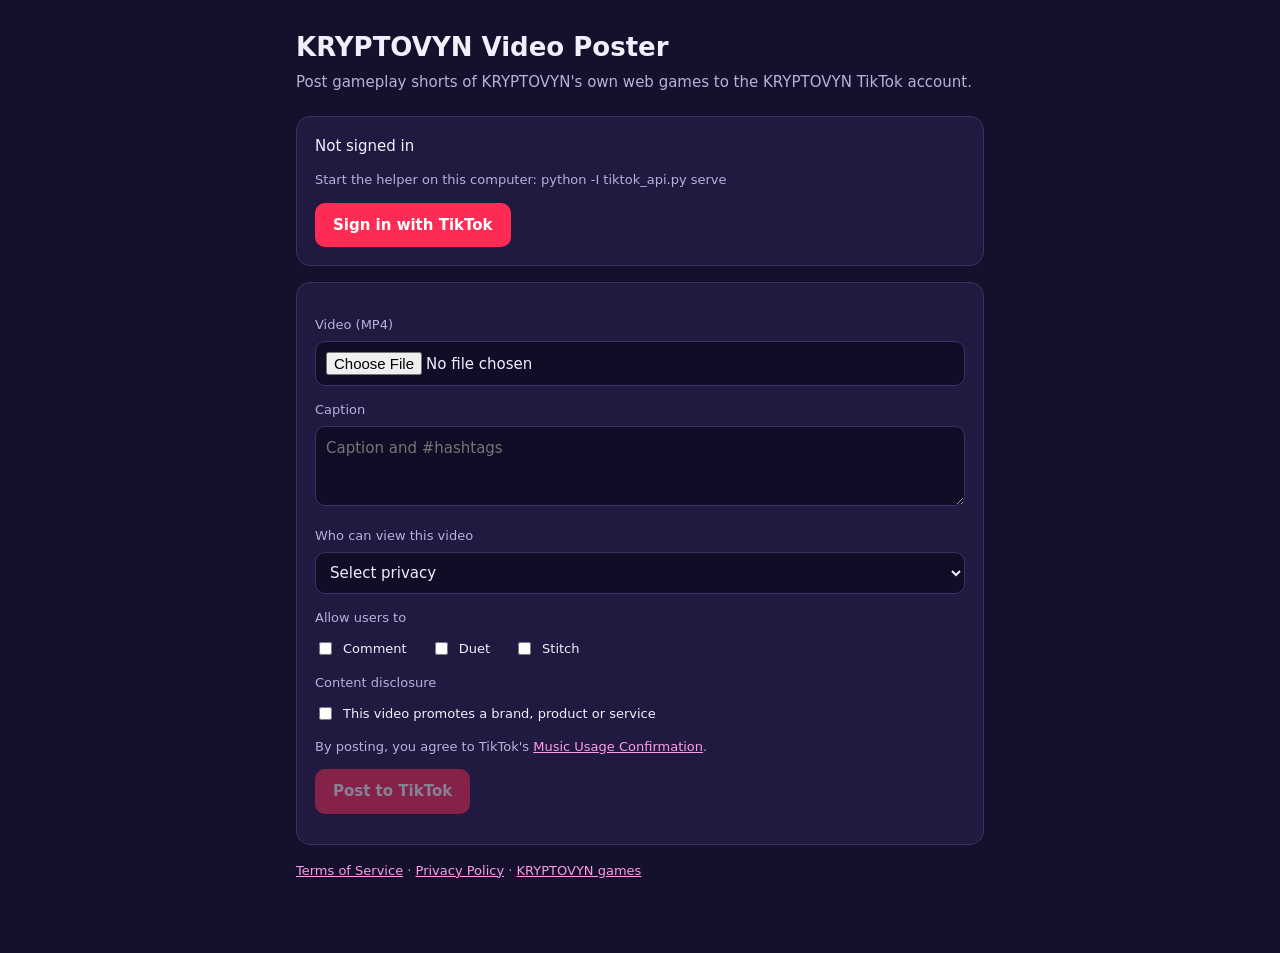
<file: poster.html>
<!doctype html>
<html lang="en">
<head>
<meta charset="utf-8">
<meta name="viewport" content="width=device-width,initial-scale=1">
<title>KRYPTOVYN Video Poster</title>
<style>
:root{--bg:#15102b;--card:#211a40;--line:#3a3166;--text:#f2eefc;--dim:#b8b0d8;--accent:#fe2c55;--ok:#2ee6a6}
*{box-sizing:border-box}body{margin:0;background:var(--bg);color:var(--text);font:15px/1.5 system-ui,sans-serif}
main{max-width:720px;margin:0 auto;padding:28px 16px 60px}h1{margin:0 0 4px;font-size:26px}p.sub{margin:0 0 22px;color:var(--dim)}
.card{background:var(--card);border:1px solid var(--line);border-radius:14px;padding:18px;margin-bottom:16px}
button{font:inherit;border:0;border-radius:10px;padding:11px 18px;cursor:pointer;background:var(--accent);color:#fff;font-weight:700}
button:disabled{opacity:.45;cursor:not-allowed}button.ghost{background:#2f2758}
.who{display:flex;align-items:center;gap:12px}.who img{width:44px;height:44px;border-radius:50%;background:#333}
label{display:block;margin:14px 0 6px;color:var(--dim);font-size:13px}
textarea,select,input[type=file]{width:100%;background:#120d26;color:var(--text);border:1px solid var(--line);border-radius:10px;padding:10px;font:inherit}
textarea{min-height:80px;resize:vertical}.row{display:flex;gap:10px;flex-wrap:wrap}.row label{display:flex;align-items:center;gap:8px;margin:6px 14px 0 0;color:var(--text)}
video{width:100%;max-height:420px;border-radius:10px;background:#000;margin-top:10px}.note{color:var(--dim);font-size:13px}
.status{margin-top:12px;font-weight:700}.ok{color:var(--ok)}.bad{color:#ff8a8a}a{color:#ff9bea}[hidden]{display:none!important}
</style>
</head>
<body>
<main>
  <h1>KRYPTOVYN Video Poster</h1>
  <p class="sub">Post gameplay shorts of KRYPTOVYN's own web games to the KRYPTOVYN TikTok account.</p>

  <section class="card" id="signin">
    <div id="who" class="who"><span id="whoText">Not signed in</span></div>
    <p class="note" id="helper"></p>
    <button id="login">Sign in with TikTok</button>
  </section>

  <section class="card" id="compose">
    <label for="file">Video (MP4)</label>
    <input type="file" id="file" accept="video/mp4">
    <video id="preview" controls hidden></video>
    <label for="caption">Caption</label>
    <textarea id="caption" maxlength="2200" placeholder="Caption and #hashtags"></textarea>
    <label for="privacy">Who can view this video</label>
    <select id="privacy"><option value="" selected disabled>Select privacy</option></select>
    <label>Allow users to</label>
    <div class="row">
      <label><input type="checkbox" id="comment"> Comment</label>
      <label><input type="checkbox" id="duet"> Duet</label>
      <label><input type="checkbox" id="stitch"> Stitch</label>
    </div>
    <label>Content disclosure</label>
    <div class="row"><label><input type="checkbox" id="disclose"> This video promotes a brand, product or service</label></div>
    <div class="row" id="discloseOpts" hidden>
      <label><input type="checkbox" id="brand"> Your brand</label>
      <label><input type="checkbox" id="branded"> Branded content</label>
    </div>
    <p class="note" id="consent">By posting, you agree to TikTok's <a href="https://www.tiktok.com/legal/page/global/music-usage-confirmation/en" target="_blank" rel="noopener">Music Usage Confirmation</a>.</p>
    <button id="post" disabled>Post to TikTok</button>
    <div class="status" id="status"></div>
  </section>
  <p class="note"><a href="/terms.html">Terms of Service</a> · <a href="/privacy.html">Privacy Policy</a> · <a href="/">KRYPTOVYN games</a></p>
</main>
<script>
// The UI runs here on kryptovyn.github.io; a helper on this computer (tiktok_api.py serve, 127.0.0.1:8765)
// keeps the app secret and the sign-in token and does the upload.
const H = 'http://127.0.0.1:8765', $ = (id) => document.getElementById(id)
const NAMES = { PUBLIC_TO_EVERYONE: 'Everyone', MUTUAL_FOLLOW_FRIENDS: 'Friends', FOLLOWER_OF_CREATOR: 'Followers', SELF_ONLY: 'Only me' }
let creator = null
async function api(path, opt) { const r = await fetch(H + path, opt); return r.json() }
function ready() { $('post').disabled = !(creator && creator.signed_in && $('file').files[0] && $('privacy').value && (!$('disclose').checked || $('brand').checked || $('branded').checked)) }
async function loadCreator() {
  try { creator = await api('/creator') } catch { $('helper').textContent = 'Start the helper on this computer: python -I tiktok_api.py serve'; return }
  $('helper').textContent = ''
  if (!creator.signed_in) return
  $('who').innerHTML = (creator.avatar ? `<img src="${creator.avatar}" alt="">` : '') + `<div><b>${creator.nickname || ''}</b><div class="note">@${creator.username || ''} · posting as this account</div></div>`
  $('login').textContent = 'Switch account'
  const sel = $('privacy'); sel.length = 1
  for (const p of creator.privacy) { const o = document.createElement('option'); o.value = p; o.textContent = NAMES[p] || p; sel.appendChild(o) }
  $('comment').disabled = !!creator.comment_off; $('duet').disabled = !!creator.duet_off; $('stitch').disabled = !!creator.stitch_off
  ready()
}
$('login').onclick = async () => { const r = await api('/login_url'); location.href = r.url }
$('file').onchange = () => { const f = $('file').files[0]; if (f) { $('preview').src = URL.createObjectURL(f); $('preview').hidden = false } ready() }
for (const id of ['privacy', 'brand', 'branded']) $(id).onchange = () => {
  $('consent').innerHTML = $('branded').checked && $('disclose').checked
    ? 'By posting, you agree to TikTok\'s <a href="https://www.tiktok.com/legal/page/global/bc-policy/en" target="_blank" rel="noopener">Branded Content Policy</a> and <a href="https://www.tiktok.com/legal/page/global/music-usage-confirmation/en" target="_blank" rel="noopener">Music Usage Confirmation</a>.'
    : 'By posting, you agree to TikTok\'s <a href="https://www.tiktok.com/legal/page/global/music-usage-confirmation/en" target="_blank" rel="noopener">Music Usage Confirmation</a>.'
  if ($('branded').checked && $('privacy').value === 'SELF_ONLY') { $('status').className = 'status bad'; $('status').textContent = 'Branded content cannot be private (Only me).' }
  ready()
}
$('disclose').onchange = () => { $('discloseOpts').hidden = !$('disclose').checked; ready() }
$('post').onclick = async () => {
  const f = $('file').files[0]; $('post').disabled = true
  $('status').className = 'status'; $('status').textContent = 'Uploading...'
  const r = await api('/post', { method: 'POST', body: await f.arrayBuffer(), headers: { 'Content-Type': 'video/mp4', 'X-Caption': encodeURIComponent($('caption').value), 'X-Privacy': $('privacy').value,
    'X-Comment': $('comment').checked ? '1' : '0', 'X-Duet': $('duet').checked ? '1' : '0', 'X-Stitch': $('stitch').checked ? '1' : '0',
    'X-Brand': $('disclose').checked && $('brand').checked ? '1' : '0', 'X-Branded': $('disclose').checked && $('branded').checked ? '1' : '0' } })
  if (!r.publish_id) { $('status').className = 'status bad'; $('status').textContent = 'Failed: ' + (r.error || ''); ready(); return }
  $('status').textContent = 'Uploaded. TikTok is processing the video; it can take a few minutes to appear on the profile.'
  for (let i = 0; i < 60; i++) {
    await new Promise((d) => setTimeout(d, 4000))
    const s = await api('/status?id=' + encodeURIComponent(r.publish_id))
    if (s.status === 'PUBLISH_COMPLETE') { $('status').className = 'status ok'; $('status').textContent = 'Posted to TikTok.'; break }
    if (s.status === 'FAILED') { $('status').className = 'status bad'; $('status').textContent = 'TikTok could not post it: ' + (s.fail || ''); break }
  }
}
// back from TikTok sign-in: hand the code to the helper
const q = new URLSearchParams(location.search)
if (q.get('code')) api(`/exchange?code=${encodeURIComponent(q.get('code'))}&state=${encodeURIComponent(q.get('state') || '')}`).then(() => { history.replaceState(null, '', '/poster.html'); loadCreator() })
else loadCreator()
</script>
</body>
</html>
</file>
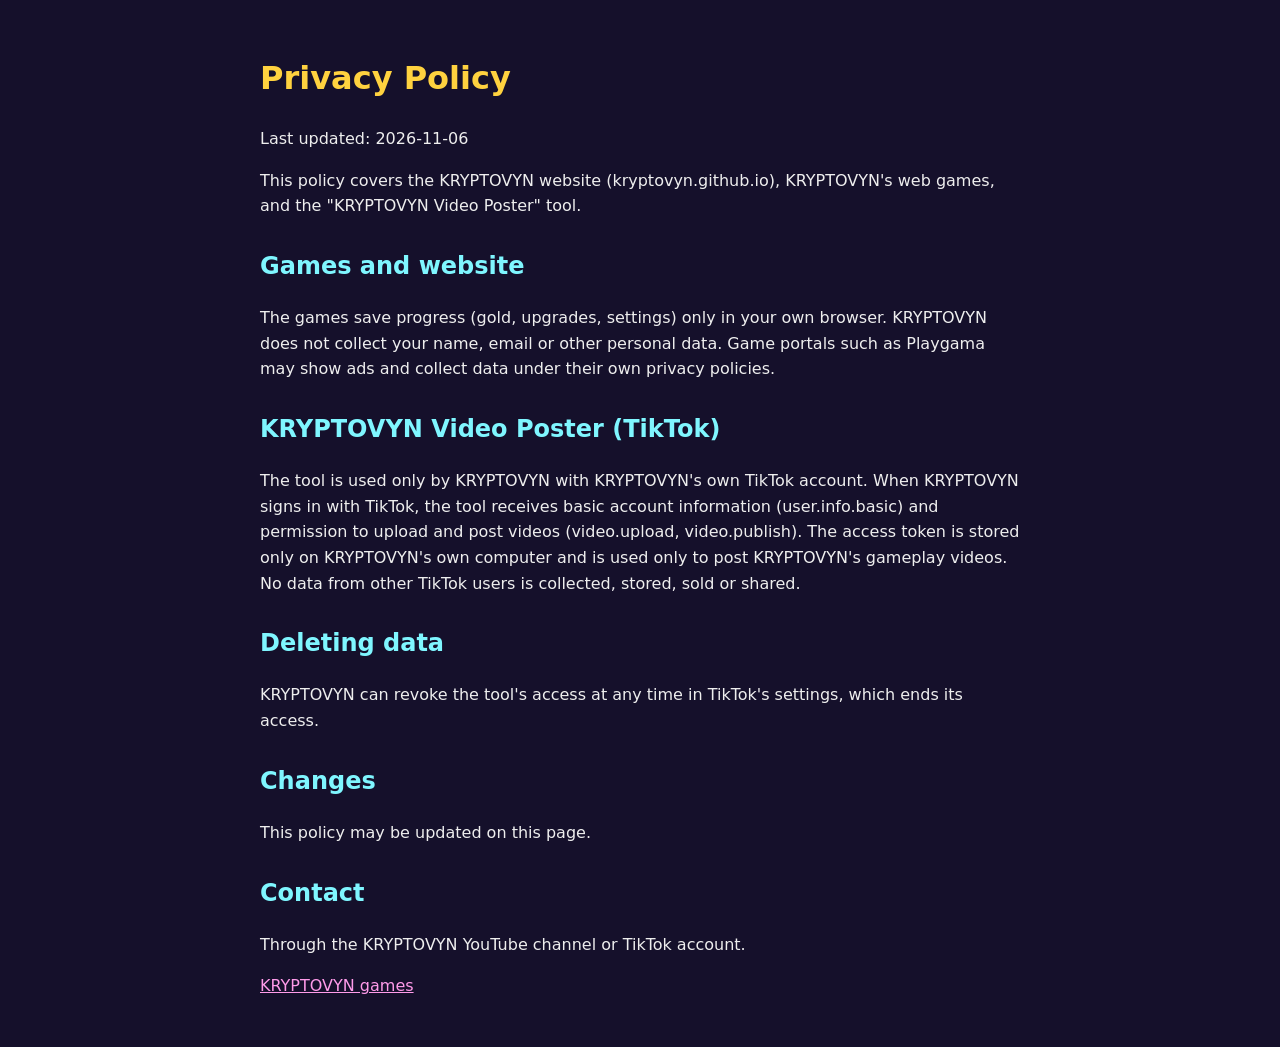
<file: privacy.html>
<!doctype html><html lang="en"><head><meta charset="utf-8"><meta name="viewport" content="width=device-width,initial-scale=1"><title>Privacy Policy - KRYPTOVYN</title><style>body{margin:0;background:#15102b;color:#eee;font:16px/1.6 system-ui,sans-serif}main{max-width:760px;margin:0 auto;padding:32px 16px}h1{color:#ffd23f}h2{color:#7ff6ff;margin-top:28px}a{color:#ff9bea}</style></head><body><main><h1>Privacy Policy</h1>
<p>Last updated: 2026-11-06</p>
<p>This policy covers the KRYPTOVYN website (kryptovyn.github.io), KRYPTOVYN's web games, and the "KRYPTOVYN Video Poster" tool.</p>
<h2>Games and website</h2><p>The games save progress (gold, upgrades, settings) only in your own browser. KRYPTOVYN does not collect your name, email or other personal data. Game portals such as Playgama may show ads and collect data under their own privacy policies.</p>
<h2>KRYPTOVYN Video Poster (TikTok)</h2><p>The tool is used only by KRYPTOVYN with KRYPTOVYN's own TikTok account. When KRYPTOVYN signs in with TikTok, the tool receives basic account information (user.info.basic) and permission to upload and post videos (video.upload, video.publish). The access token is stored only on KRYPTOVYN's own computer and is used only to post KRYPTOVYN's gameplay videos. No data from other TikTok users is collected, stored, sold or shared.</p>
<h2>Deleting data</h2><p>KRYPTOVYN can revoke the tool's access at any time in TikTok's settings, which ends its access.</p>
<h2>Changes</h2><p>This policy may be updated on this page.</p>
<h2>Contact</h2><p>Through the KRYPTOVYN YouTube channel or TikTok account.</p><p><a href="/">KRYPTOVYN games</a></p></main></body></html>
</file>
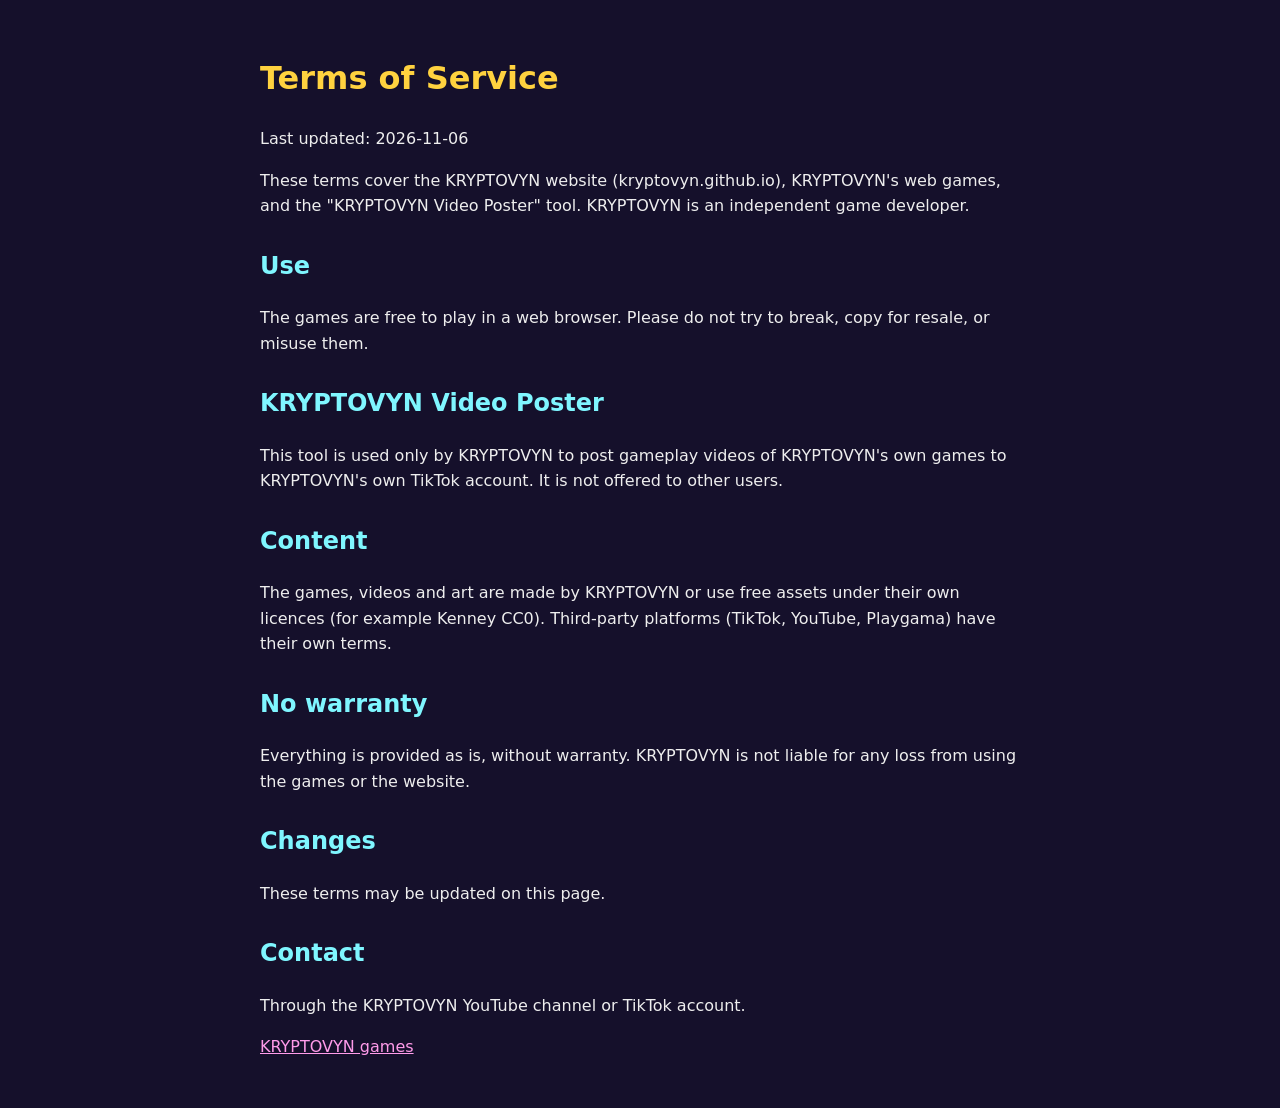
<file: terms.html>
<!doctype html><html lang="en"><head><meta charset="utf-8"><meta name="viewport" content="width=device-width,initial-scale=1"><title>Terms of Service - KRYPTOVYN</title><style>body{margin:0;background:#15102b;color:#eee;font:16px/1.6 system-ui,sans-serif}main{max-width:760px;margin:0 auto;padding:32px 16px}h1{color:#ffd23f}h2{color:#7ff6ff;margin-top:28px}a{color:#ff9bea}</style></head><body><main><h1>Terms of Service</h1>
<p>Last updated: 2026-11-06</p>
<p>These terms cover the KRYPTOVYN website (kryptovyn.github.io), KRYPTOVYN's web games, and the "KRYPTOVYN Video Poster" tool. KRYPTOVYN is an independent game developer.</p>
<h2>Use</h2><p>The games are free to play in a web browser. Please do not try to break, copy for resale, or misuse them.</p>
<h2>KRYPTOVYN Video Poster</h2><p>This tool is used only by KRYPTOVYN to post gameplay videos of KRYPTOVYN's own games to KRYPTOVYN's own TikTok account. It is not offered to other users.</p>
<h2>Content</h2><p>The games, videos and art are made by KRYPTOVYN or use free assets under their own licences (for example Kenney CC0). Third-party platforms (TikTok, YouTube, Playgama) have their own terms.</p>
<h2>No warranty</h2><p>Everything is provided as is, without warranty. KRYPTOVYN is not liable for any loss from using the games or the website.</p>
<h2>Changes</h2><p>These terms may be updated on this page.</p>
<h2>Contact</h2><p>Through the KRYPTOVYN YouTube channel or TikTok account.</p><p><a href="/">KRYPTOVYN games</a></p></main></body></html>
</file>
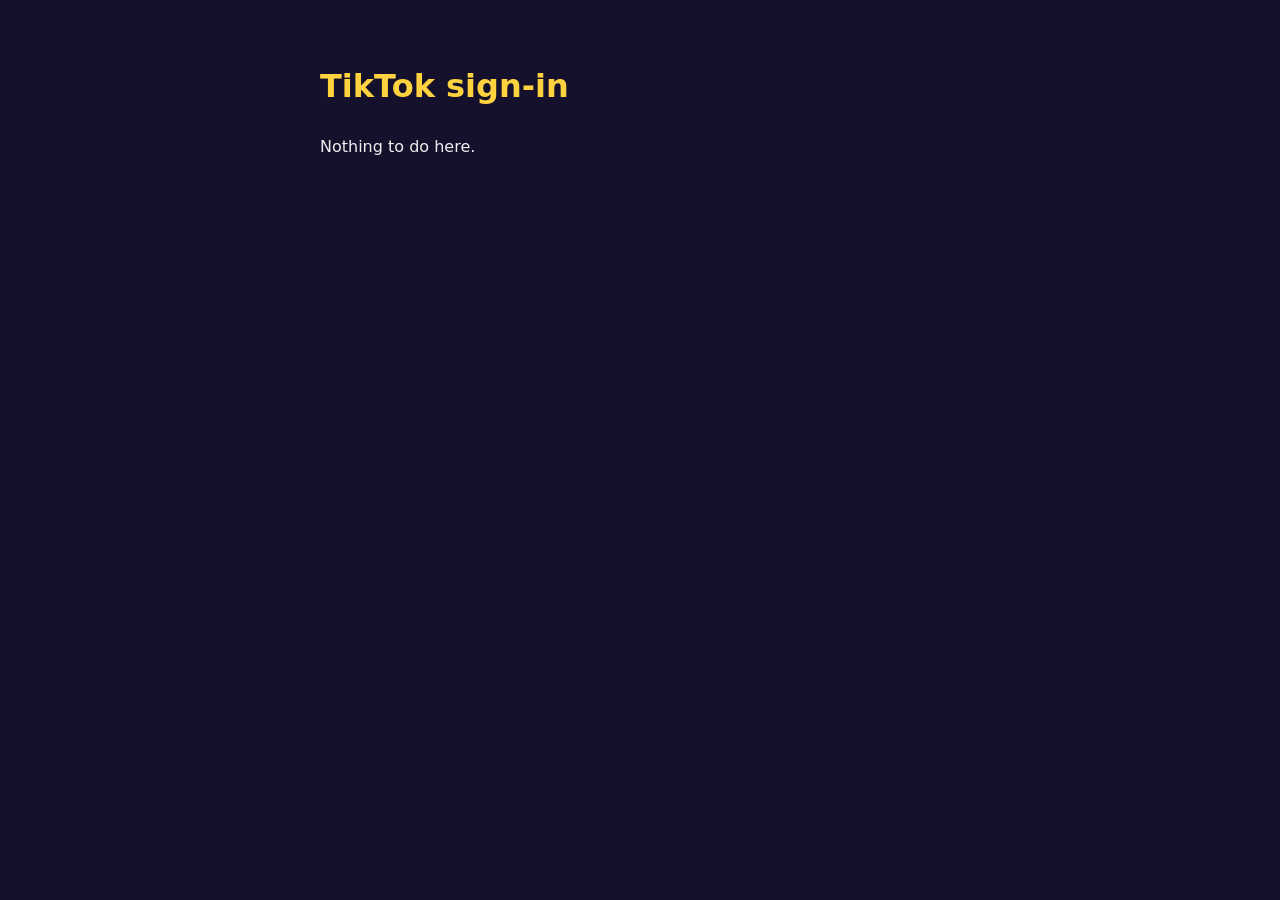
<file: tiktok-callback.html>
<!doctype html><html lang="en"><head><meta charset="utf-8"><meta name="viewport" content="width=device-width,initial-scale=1"><title>KRYPTOVYN - TikTok sign-in</title>
<style>body{margin:0;background:#15102b;color:#eee;font:16px/1.6 system-ui,sans-serif}main{max-width:640px;margin:0 auto;padding:40px 16px}h1{color:#ffd23f}</style></head>
<body><main><h1>TikTok sign-in</h1><p id="m">Returning to the KRYPTOVYN Video Poster on this computer...</p></main>
<script>
// TikTok sends the sign-in code here; hand it to the uploader running on this same computer (port 8765).
var q = location.search
if (/[?&]state=web-/.test(q)) location.replace('/poster.html' + q) // signed in from the web poster page
  else if (/[?&]code=/.test(q) || /[?&]error=/.test(q)) location.replace('http://127.0.0.1:8765/callback' + q)
else document.getElementById('m').textContent = 'Nothing to do here.'
</script></body></html>
</file>
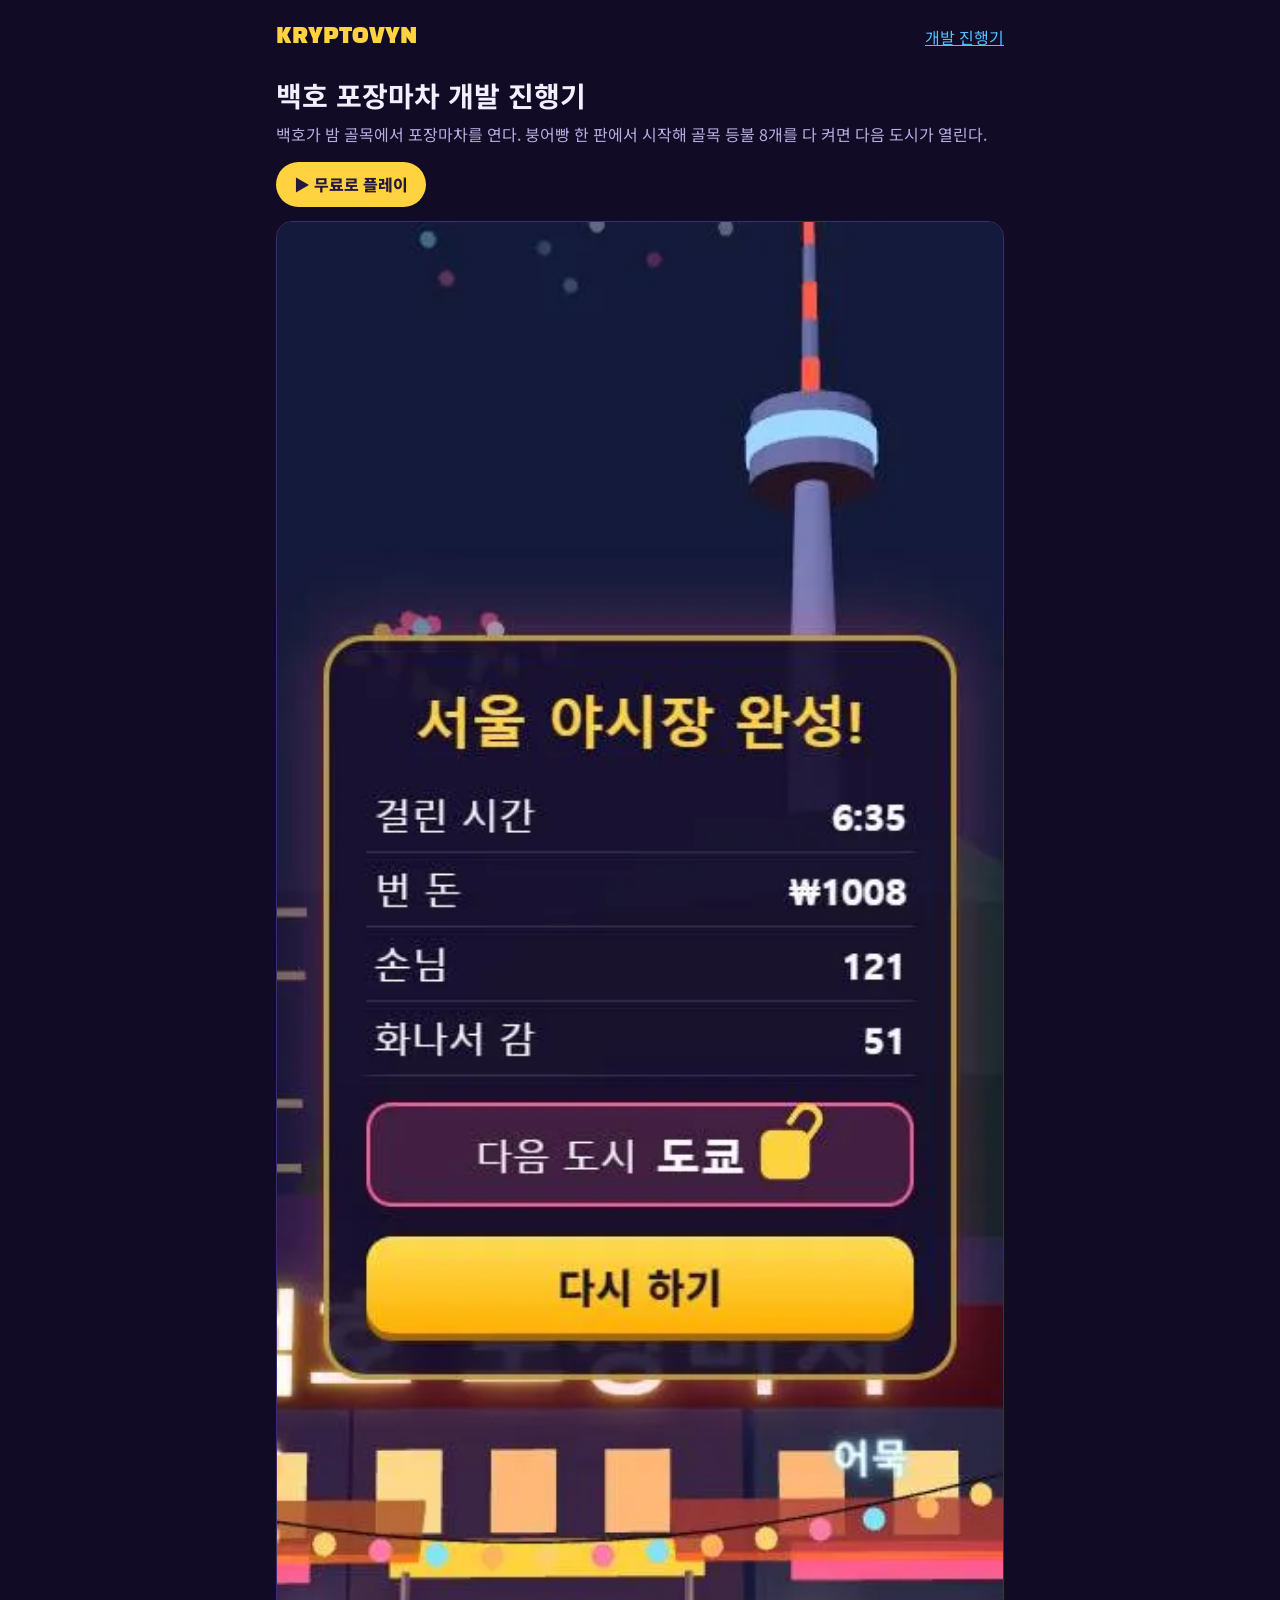
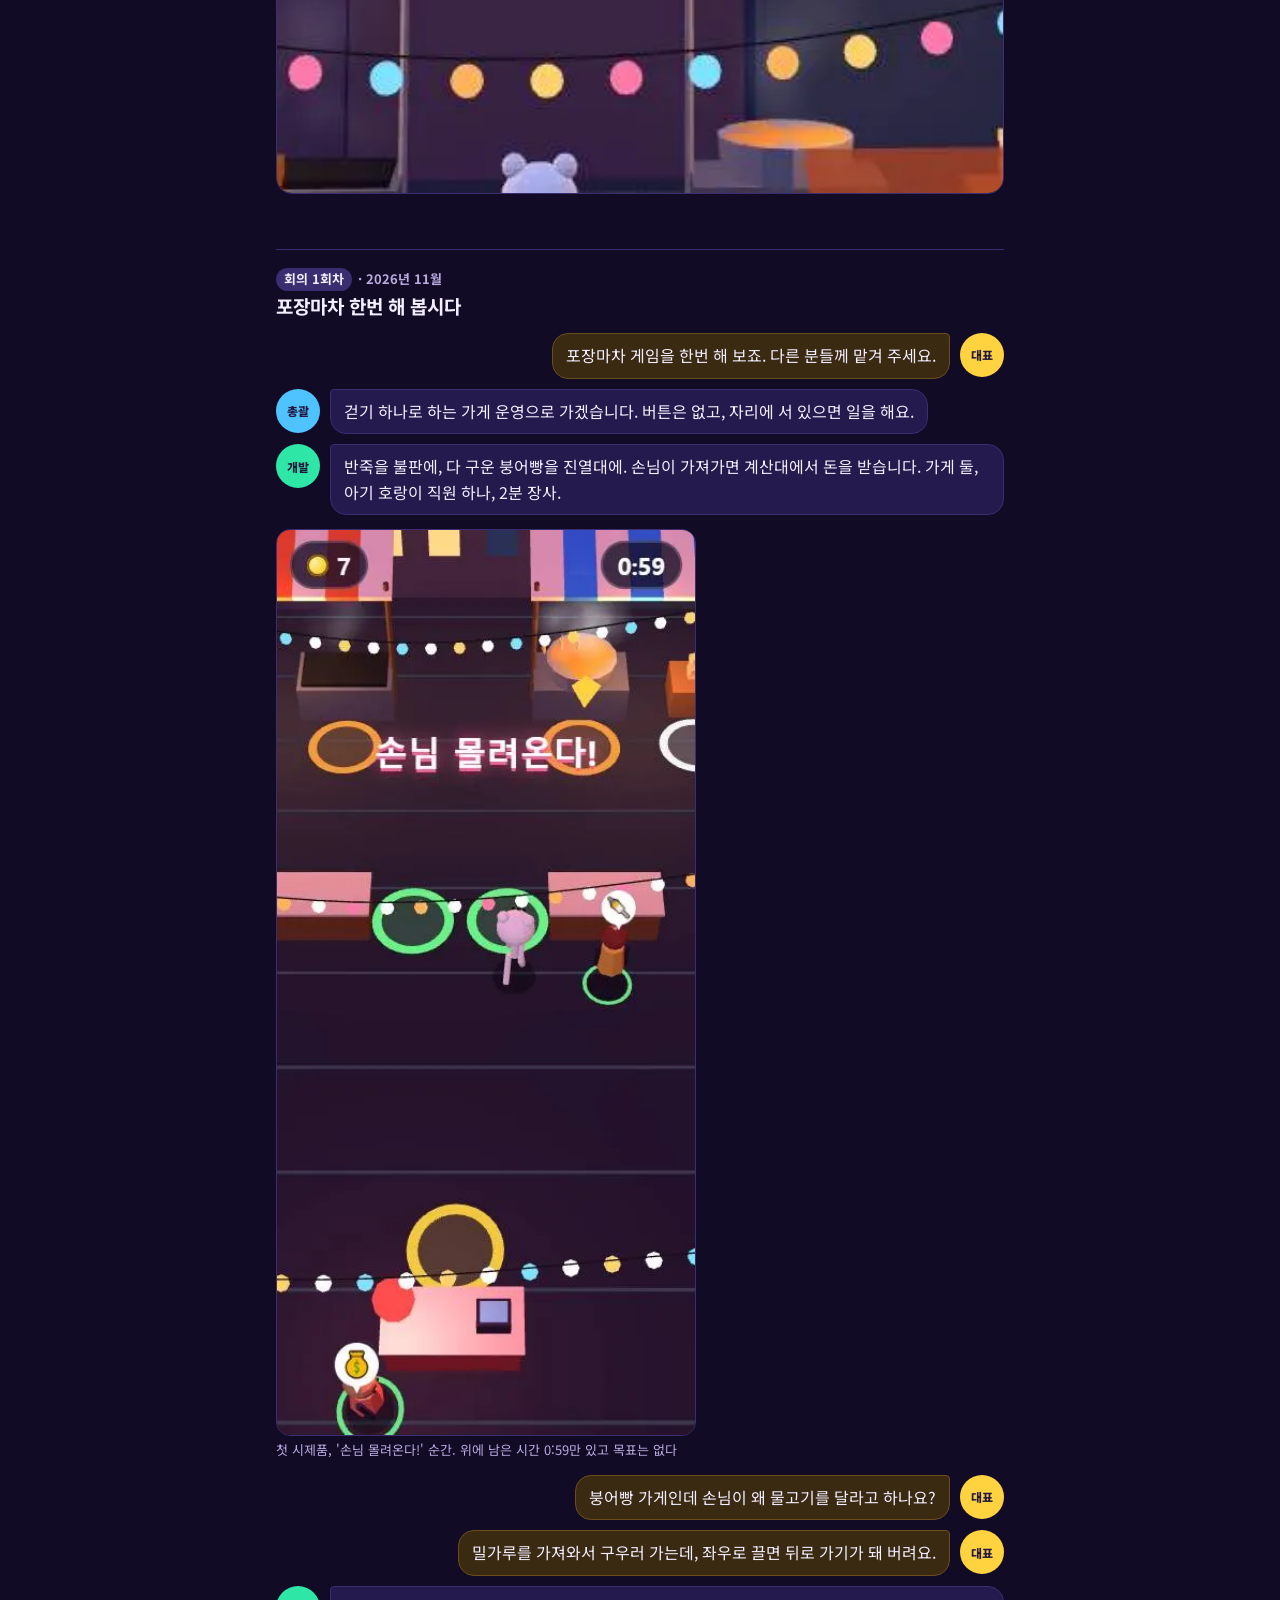
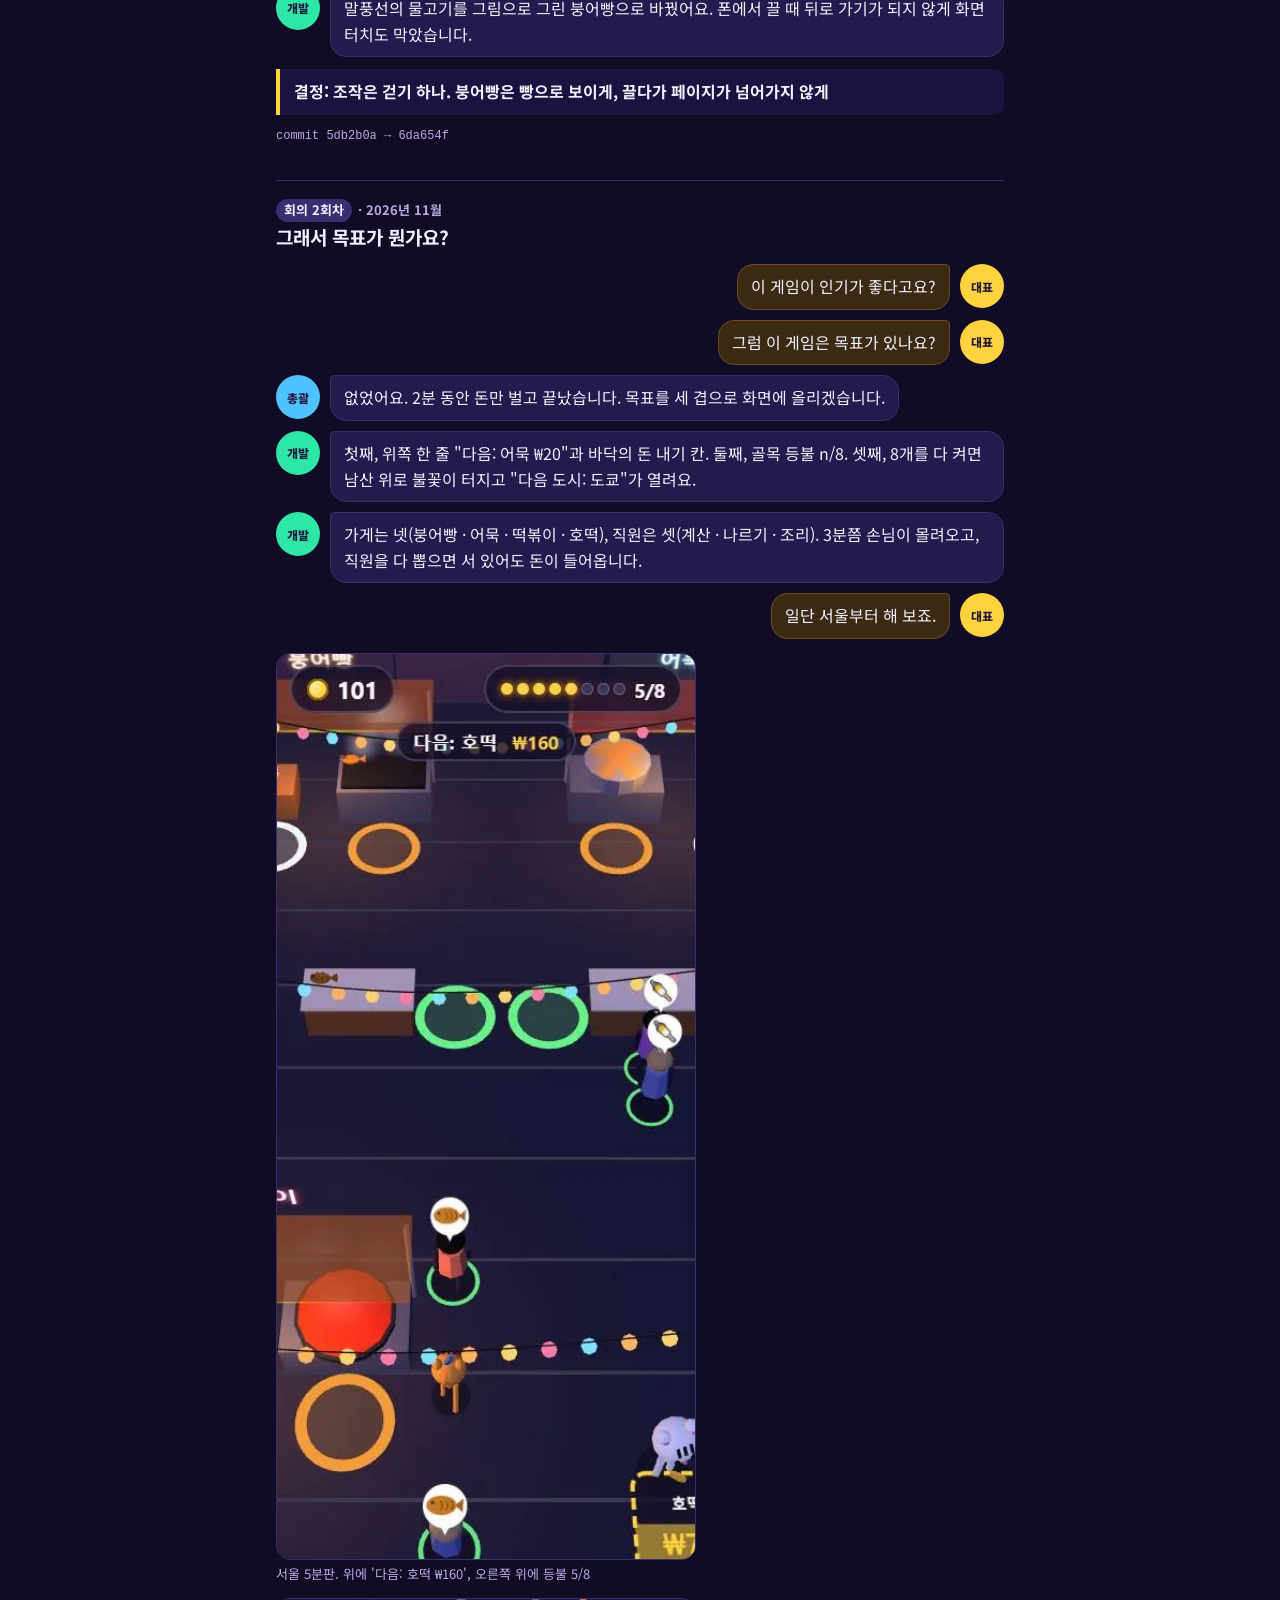
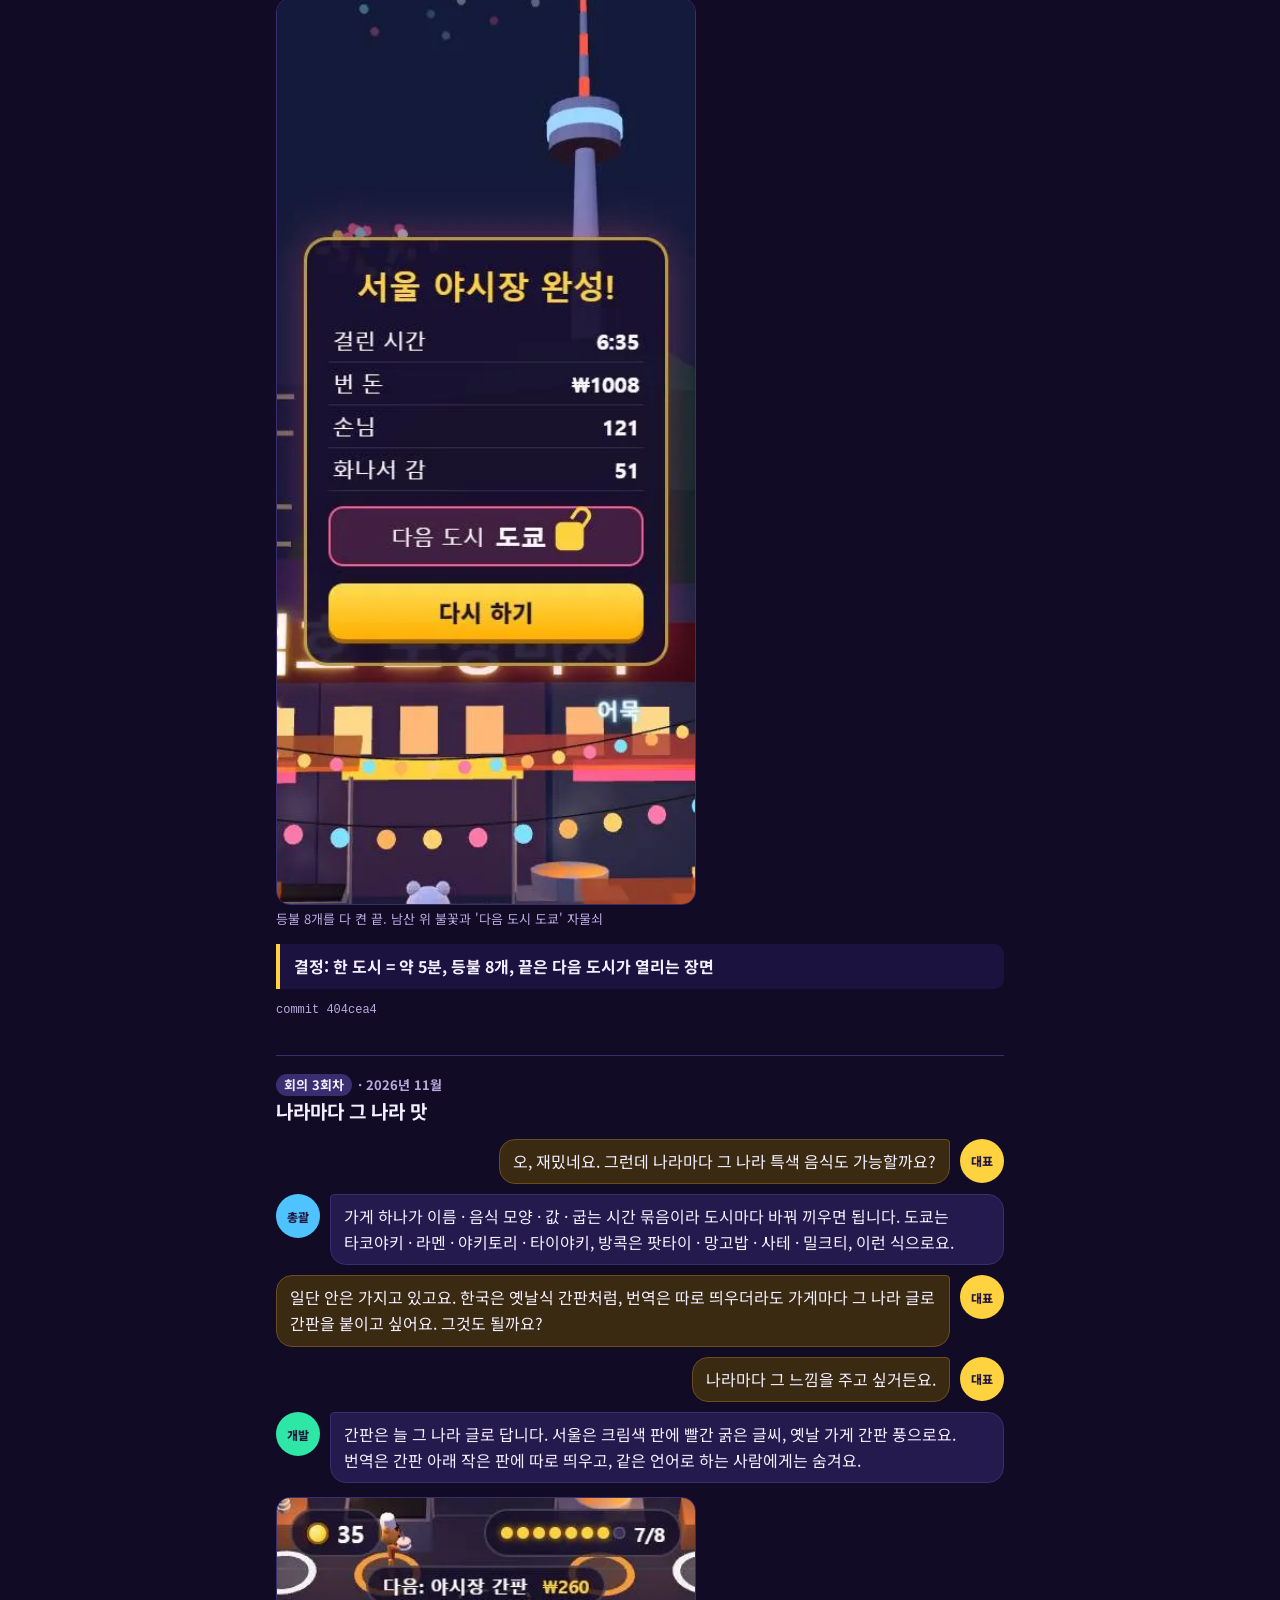
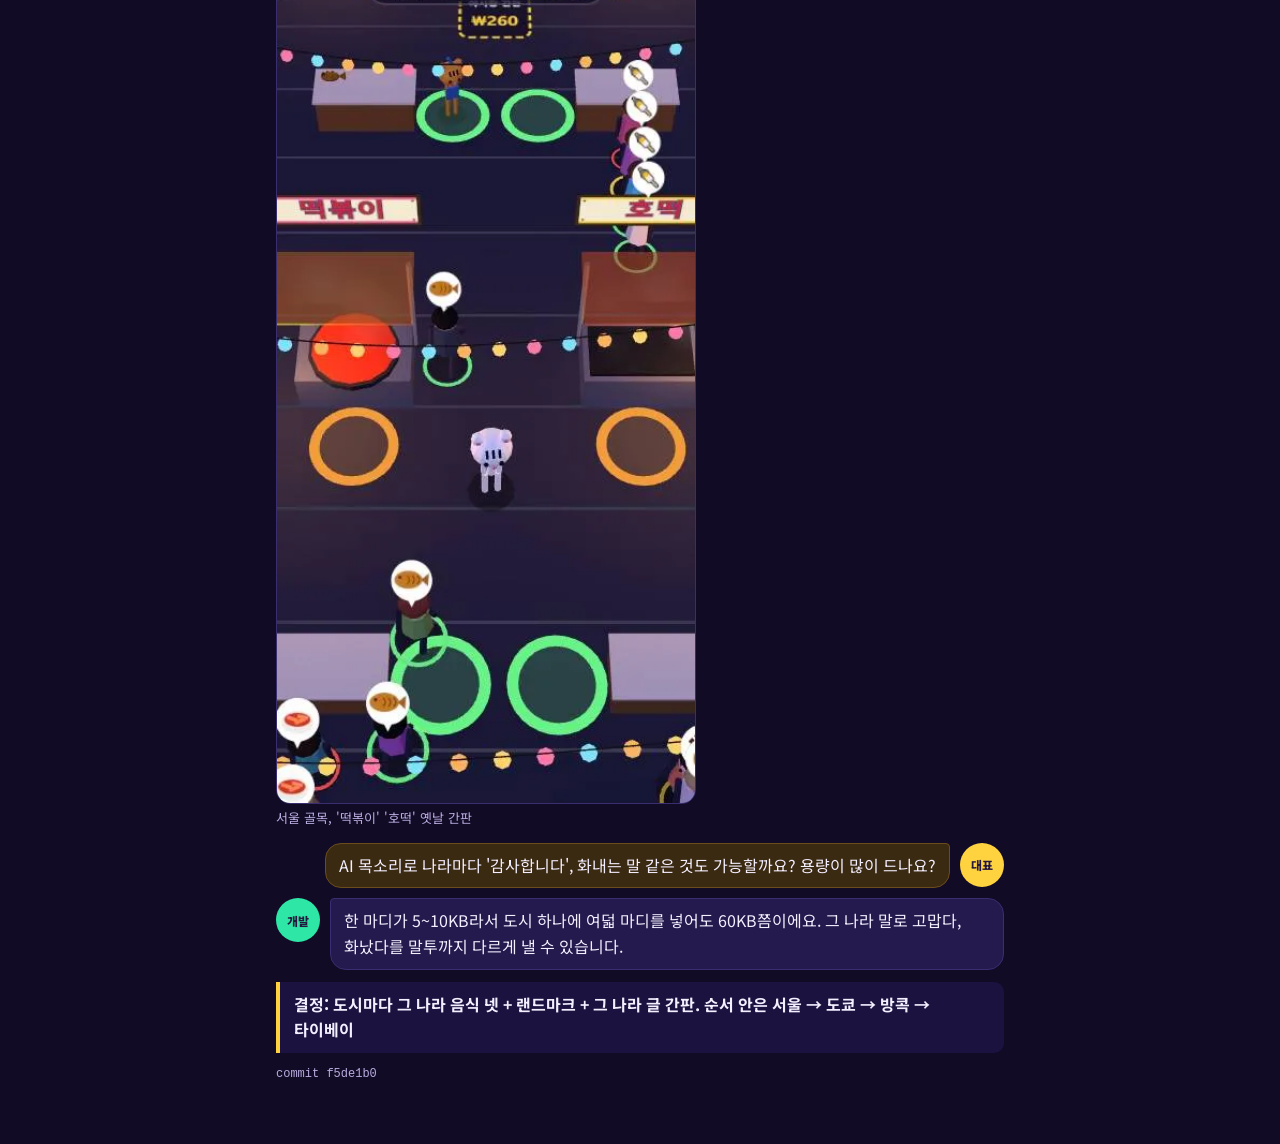
<file: devlog/baekho-pocha.html>
<!doctype html><html lang="ko"><head><meta charset="utf-8"><meta name="viewport" content="width=device-width,initial-scale=1"><title>백호 포장마차 개발 진행기 · KRYPTOVYN</title><meta name="description" content="백호가 밤 골목에서 포장마차를 연다. 붕어빵 한 판에서 시작해 골목 등불 8개를 다 켜면 다음 도시가 열린다."><link rel="preconnect" href="https://fonts.googleapis.com"><link href="https://fonts.googleapis.com/css2?family=Black+Han+Sans&family=Noto+Sans+KR:wght@400;700;800&display=swap" rel="stylesheet"><style>:root{--bg:#120b26;--bg2:#1c1240;--card:#241a4d;--line:#3a2d70;--ink:#f4efff;--dim:#b8acdf;--sun:#ffd23f;--hot:#ff4f8b;--new:#2ee6a6;--up:#4fc3ff}
*{box-sizing:border-box}body{margin:0;background:var(--bg);color:var(--ink);font-family:"Noto Sans KR",system-ui,sans-serif;word-break:keep-all;line-height:1.6}
.wrap{max-width:760px;margin:0 auto;padding:20px 16px 60px}a{color:var(--up)}
.top{display:flex;justify-content:space-between;align-items:center;gap:12px;margin-bottom:18px}.logo{font-family:"Black Han Sans",sans-serif;font-size:22px;color:var(--sun);text-decoration:none}
h1{font-size:28px;margin:6px 0 4px}.blurb{color:var(--dim);margin:0 0 14px}.play{display:inline-block;padding:10px 18px;border-radius:999px;background:var(--sun);color:#24183f;font-weight:800;text-decoration:none}
.cover{width:100%;border-radius:16px;border:1px solid var(--line);margin:14px 0}
.ep{margin:34px 0 0;padding-top:18px;border-top:1px solid var(--line)}.ep h2{font-size:19px;margin:0 0 12px}.ep h2 time{display:block;font-size:13px;color:var(--dim);font-weight:700}
.msg{display:flex;gap:10px;margin:10px 0;align-items:flex-start}.who{flex:none;width:44px;height:44px;border-radius:50%;display:grid;place-items:center;font-size:12px;font-weight:800;color:#24183f}
.bub{background:var(--card);border:1px solid var(--line);border-radius:4px 16px 16px 16px;padding:9px 13px;max-width:calc(100% - 54px)}
.boss .who{background:var(--sun)}.lead .who{background:var(--up)}.dev .who{background:var(--new)}.art .who{background:var(--hot)}.other .who{background:var(--dim)}
.boss{flex-direction:row-reverse}.boss .bub{border-radius:16px 4px 16px 16px;background:#3b2a12;border-color:#6b4d1d}
figure{margin:14px 0}figure img{width:100%;max-width:420px;display:block;border-radius:14px;border:1px solid var(--line)}figcaption{font-size:13px;color:var(--dim);margin-top:4px}
.dec{margin:12px 0;padding:10px 14px;border-left:4px solid var(--sun);background:var(--bg2);border-radius:0 10px 10px 0;font-weight:700}
.kind{display:inline-block;padding:1px 8px;border-radius:999px;background:var(--line);color:var(--ink);margin-right:2px}.up .kind{background:var(--new);color:#24183f}.fix .kind{background:var(--hot);color:#fff}
.proof{font-size:12px;color:var(--dim);font-family:ui-monospace,monospace;margin-top:8px}
.list a{display:flex;gap:14px;align-items:center;padding:12px;border:1px solid var(--line);border-radius:14px;background:var(--card);color:var(--ink);text-decoration:none;margin:10px 0}
.list img{width:96px;height:96px;object-fit:cover;border-radius:10px;flex:none}.list b{display:block;font-size:17px}.list span{color:var(--dim);font-size:13px}
@media(max-width:480px){h1{font-size:23px}.who{width:38px;height:38px;font-size:11px}}</style></head><body><div class="wrap"><div class="top"><a class="logo" href="/">KRYPTOVYN</a><a href="/devlog/">개발 진행기</a></div><h1>백호 포장마차 개발 진행기</h1><p class="blurb">백호가 밤 골목에서 포장마차를 연다. 붕어빵 한 판에서 시작해 골목 등불 8개를 다 켜면 다음 도시가 열린다.</p><a class="play" href="https://playgama.ai/play/bgsvq4druc36jg" target="_blank" rel="noopener">▶ 무료로 플레이</a><img class="cover" src="/devlog/img/baekho-pocha/1.webp" alt=""><section class="ep meet"><h2><time datetime="2026-11"><b class="kind">회의 1회차</b> · 2026년 11월</time>포장마차 한번 해 봅시다</h2><div class="msg boss"><div class="who">대표</div><div class="bub">포장마차 게임을 한번 해 보죠. 다른 분들께 맡겨 주세요.</div></div><div class="msg lead"><div class="who">총괄</div><div class="bub">걷기 하나로 하는 가게 운영으로 가겠습니다. 버튼은 없고, 자리에 서 있으면 일을 해요.</div></div><div class="msg dev"><div class="who">개발</div><div class="bub">반죽을 불판에, 다 구운 붕어빵을 진열대에. 손님이 가져가면 계산대에서 돈을 받습니다. 가게 둘, 아기 호랑이 직원 하나, 2분 장사.</div></div><figure><img src="/devlog/img/baekho-pocha/2.webp" alt="첫 시제품, &#x27;손님 몰려온다!&#x27; 순간. 위에 남은 시간 0:59만 있고 목표는 없다" loading="lazy"><figcaption>첫 시제품, &#x27;손님 몰려온다!&#x27; 순간. 위에 남은 시간 0:59만 있고 목표는 없다</figcaption></figure><div class="msg boss"><div class="who">대표</div><div class="bub">붕어빵 가게인데 손님이 왜 물고기를 달라고 하나요?</div></div><div class="msg boss"><div class="who">대표</div><div class="bub">밀가루를 가져와서 구우러 가는데, 좌우로 끌면 뒤로 가기가 돼 버려요.</div></div><div class="msg dev"><div class="who">개발</div><div class="bub">말풍선의 물고기를 그림으로 그린 붕어빵으로 바꿨어요. 폰에서 끌 때 뒤로 가기가 되지 않게 화면 터치도 막았습니다.</div></div><div class="dec">결정: 조작은 걷기 하나. 붕어빵은 빵으로 보이게, 끌다가 페이지가 넘어가지 않게</div><div class="proof">commit 5db2b0a → 6da654f</div></section><section class="ep meet"><h2><time datetime="2026-11"><b class="kind">회의 2회차</b> · 2026년 11월</time>그래서 목표가 뭔가요?</h2><div class="msg boss"><div class="who">대표</div><div class="bub">이 게임이 인기가 좋다고요?</div></div><div class="msg boss"><div class="who">대표</div><div class="bub">그럼 이 게임은 목표가 있나요?</div></div><div class="msg lead"><div class="who">총괄</div><div class="bub">없었어요. 2분 동안 돈만 벌고 끝났습니다. 목표를 세 겹으로 화면에 올리겠습니다.</div></div><div class="msg dev"><div class="who">개발</div><div class="bub">첫째, 위쪽 한 줄 &quot;다음: 어묵 ₩20&quot;과 바닥의 돈 내기 칸. 둘째, 골목 등불 n/8. 셋째, 8개를 다 켜면 남산 위로 불꽃이 터지고 &quot;다음 도시: 도쿄&quot;가 열려요.</div></div><div class="msg dev"><div class="who">개발</div><div class="bub">가게는 넷(붕어빵 · 어묵 · 떡볶이 · 호떡), 직원은 셋(계산 · 나르기 · 조리). 3분쯤 손님이 몰려오고, 직원을 다 뽑으면 서 있어도 돈이 들어옵니다.</div></div><div class="msg boss"><div class="who">대표</div><div class="bub">일단 서울부터 해 보죠.</div></div><figure><img src="/devlog/img/baekho-pocha/3.webp" alt="서울 5분판. 위에 &#x27;다음: 호떡 ₩160&#x27;, 오른쪽 위에 등불 5/8" loading="lazy"><figcaption>서울 5분판. 위에 &#x27;다음: 호떡 ₩160&#x27;, 오른쪽 위에 등불 5/8</figcaption></figure><figure><img src="/devlog/img/baekho-pocha/4.webp" alt="등불 8개를 다 켠 끝. 남산 위 불꽃과 &#x27;다음 도시 도쿄&#x27; 자물쇠" loading="lazy"><figcaption>등불 8개를 다 켠 끝. 남산 위 불꽃과 &#x27;다음 도시 도쿄&#x27; 자물쇠</figcaption></figure><div class="dec">결정: 한 도시 = 약 5분, 등불 8개, 끝은 다음 도시가 열리는 장면</div><div class="proof">commit 404cea4</div></section><section class="ep meet"><h2><time datetime="2026-11"><b class="kind">회의 3회차</b> · 2026년 11월</time>나라마다 그 나라 맛</h2><div class="msg boss"><div class="who">대표</div><div class="bub">오, 재밌네요. 그런데 나라마다 그 나라 특색 음식도 가능할까요?</div></div><div class="msg lead"><div class="who">총괄</div><div class="bub">가게 하나가 이름 · 음식 모양 · 값 · 굽는 시간 묶음이라 도시마다 바꿔 끼우면 됩니다. 도쿄는 타코야키 · 라멘 · 야키토리 · 타이야키, 방콕은 팟타이 · 망고밥 · 사테 · 밀크티, 이런 식으로요.</div></div><div class="msg boss"><div class="who">대표</div><div class="bub">일단 안은 가지고 있고요. 한국은 옛날식 간판처럼, 번역은 따로 띄우더라도 가게마다 그 나라 글로 간판을 붙이고 싶어요. 그것도 될까요?</div></div><div class="msg boss"><div class="who">대표</div><div class="bub">나라마다 그 느낌을 주고 싶거든요.</div></div><div class="msg dev"><div class="who">개발</div><div class="bub">간판은 늘 그 나라 글로 답니다. 서울은 크림색 판에 빨간 굵은 글씨, 옛날 가게 간판 풍으로요. 번역은 간판 아래 작은 판에 따로 띄우고, 같은 언어로 하는 사람에게는 숨겨요.</div></div><figure><img src="/devlog/img/baekho-pocha/5.webp" alt="서울 골목, &#x27;떡볶이&#x27; &#x27;호떡&#x27; 옛날 간판" loading="lazy"><figcaption>서울 골목, &#x27;떡볶이&#x27; &#x27;호떡&#x27; 옛날 간판</figcaption></figure><div class="msg boss"><div class="who">대표</div><div class="bub">AI 목소리로 나라마다 &#x27;감사합니다&#x27;, 화내는 말 같은 것도 가능할까요? 용량이 많이 드나요?</div></div><div class="msg dev"><div class="who">개발</div><div class="bub">한 마디가 5~10KB라서 도시 하나에 여덟 마디를 넣어도 60KB쯤이에요. 그 나라 말로 고맙다, 화났다를 말투까지 다르게 낼 수 있습니다.</div></div><div class="dec">결정: 도시마다 그 나라 음식 넷 + 랜드마크 + 그 나라 글 간판. 순서 안은 서울 → 도쿄 → 방콕 → 타이베이</div><div class="proof">commit f5de1b0</div></section></div></body></html>
</file>
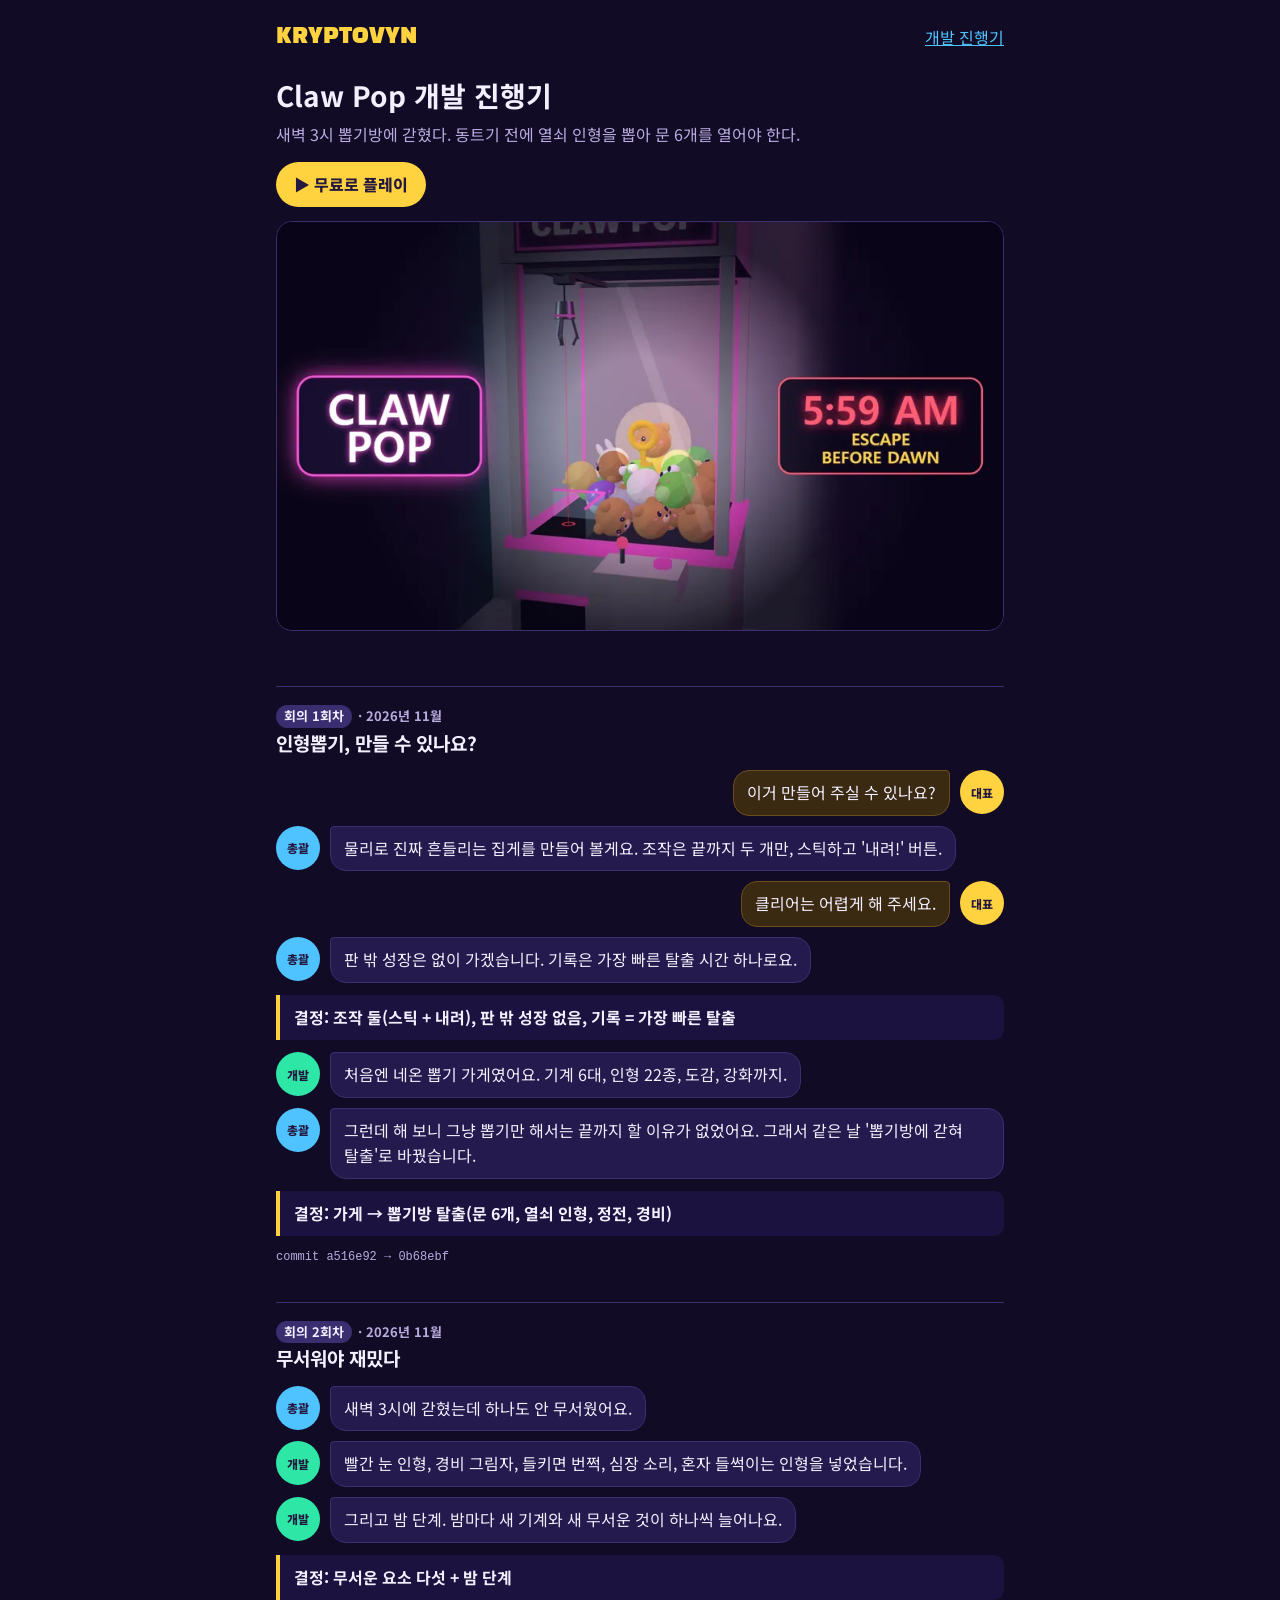
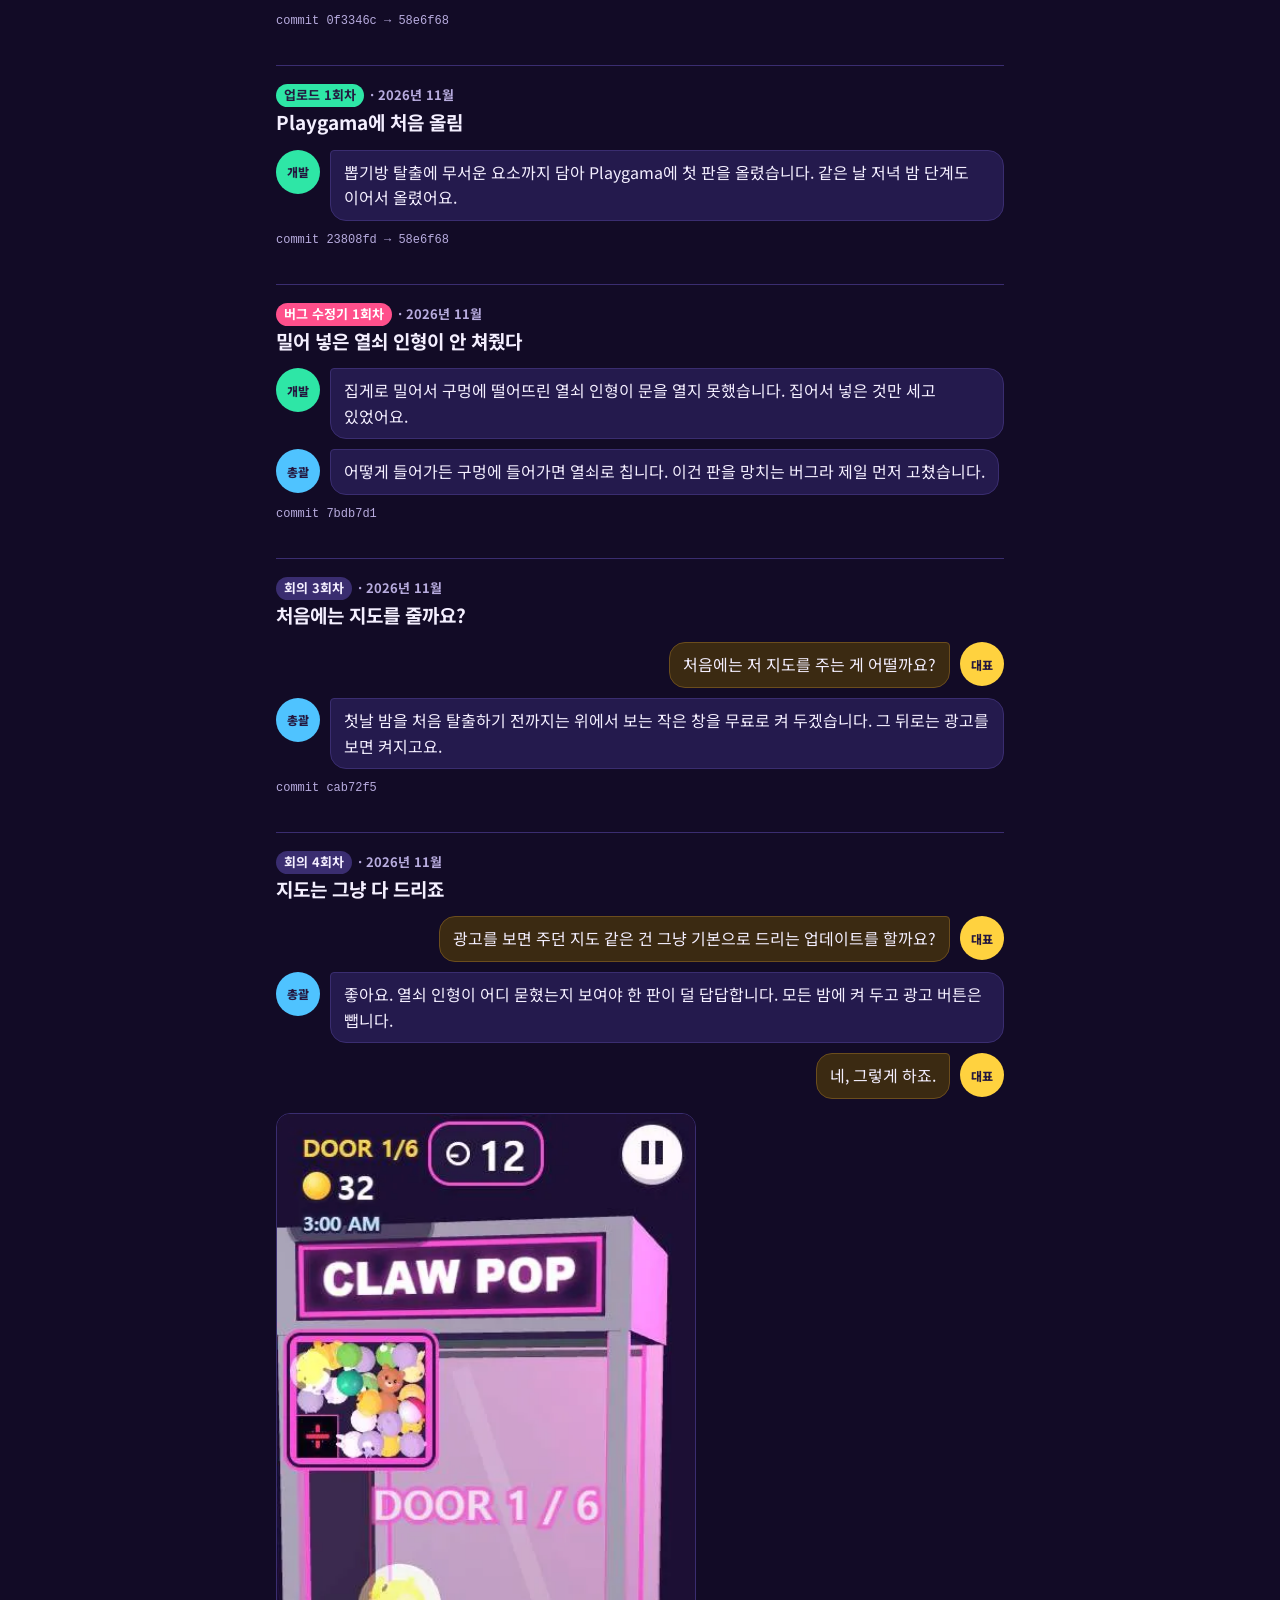
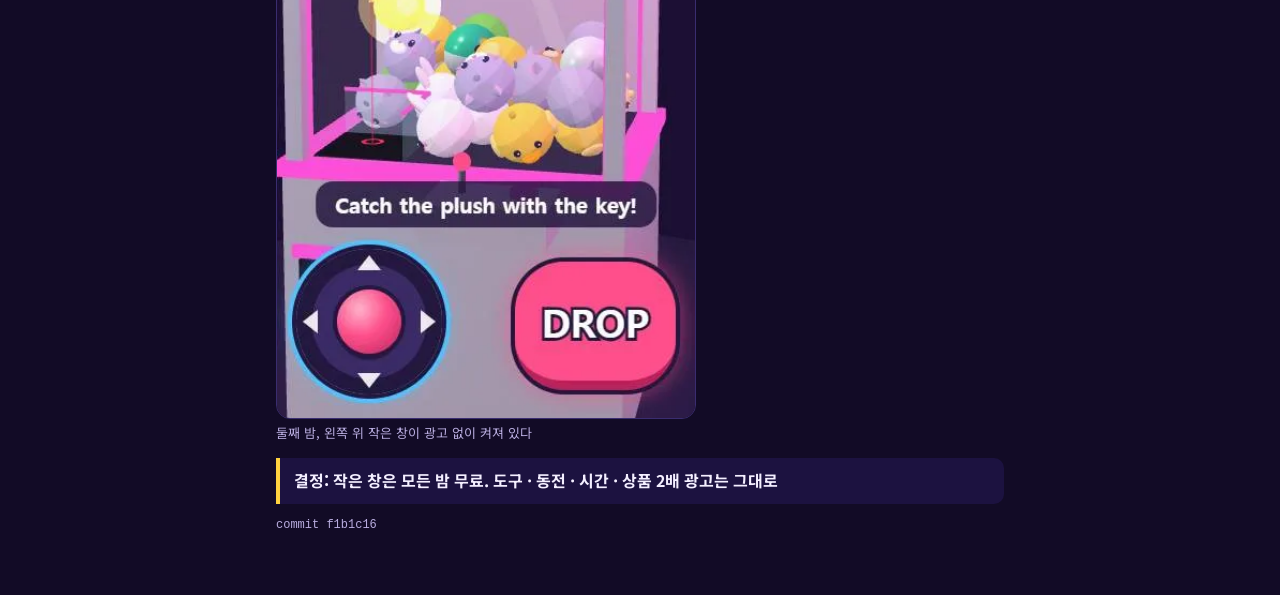
<file: devlog/claw-pop.html>
<!doctype html><html lang="ko"><head><meta charset="utf-8"><meta name="viewport" content="width=device-width,initial-scale=1"><title>Claw Pop 개발 진행기 · KRYPTOVYN</title><meta name="description" content="새벽 3시 뽑기방에 갇혔다. 동트기 전에 열쇠 인형을 뽑아 문 6개를 열어야 한다."><link rel="preconnect" href="https://fonts.googleapis.com"><link href="https://fonts.googleapis.com/css2?family=Black+Han+Sans&family=Noto+Sans+KR:wght@400;700;800&display=swap" rel="stylesheet"><style>:root{--bg:#120b26;--bg2:#1c1240;--card:#241a4d;--line:#3a2d70;--ink:#f4efff;--dim:#b8acdf;--sun:#ffd23f;--hot:#ff4f8b;--new:#2ee6a6;--up:#4fc3ff}
*{box-sizing:border-box}body{margin:0;background:var(--bg);color:var(--ink);font-family:"Noto Sans KR",system-ui,sans-serif;word-break:keep-all;line-height:1.6}
.wrap{max-width:760px;margin:0 auto;padding:20px 16px 60px}a{color:var(--up)}
.top{display:flex;justify-content:space-between;align-items:center;gap:12px;margin-bottom:18px}.logo{font-family:"Black Han Sans",sans-serif;font-size:22px;color:var(--sun);text-decoration:none}
h1{font-size:28px;margin:6px 0 4px}.blurb{color:var(--dim);margin:0 0 14px}.play{display:inline-block;padding:10px 18px;border-radius:999px;background:var(--sun);color:#24183f;font-weight:800;text-decoration:none}
.cover{width:100%;border-radius:16px;border:1px solid var(--line);margin:14px 0}
.ep{margin:34px 0 0;padding-top:18px;border-top:1px solid var(--line)}.ep h2{font-size:19px;margin:0 0 12px}.ep h2 time{display:block;font-size:13px;color:var(--dim);font-weight:700}
.msg{display:flex;gap:10px;margin:10px 0;align-items:flex-start}.who{flex:none;width:44px;height:44px;border-radius:50%;display:grid;place-items:center;font-size:12px;font-weight:800;color:#24183f}
.bub{background:var(--card);border:1px solid var(--line);border-radius:4px 16px 16px 16px;padding:9px 13px;max-width:calc(100% - 54px)}
.boss .who{background:var(--sun)}.lead .who{background:var(--up)}.dev .who{background:var(--new)}.art .who{background:var(--hot)}.other .who{background:var(--dim)}
.boss{flex-direction:row-reverse}.boss .bub{border-radius:16px 4px 16px 16px;background:#3b2a12;border-color:#6b4d1d}
figure{margin:14px 0}figure img{width:100%;max-width:420px;display:block;border-radius:14px;border:1px solid var(--line)}figcaption{font-size:13px;color:var(--dim);margin-top:4px}
.dec{margin:12px 0;padding:10px 14px;border-left:4px solid var(--sun);background:var(--bg2);border-radius:0 10px 10px 0;font-weight:700}
.kind{display:inline-block;padding:1px 8px;border-radius:999px;background:var(--line);color:var(--ink);margin-right:2px}.up .kind{background:var(--new);color:#24183f}.fix .kind{background:var(--hot);color:#fff}
.proof{font-size:12px;color:var(--dim);font-family:ui-monospace,monospace;margin-top:8px}
.list a{display:flex;gap:14px;align-items:center;padding:12px;border:1px solid var(--line);border-radius:14px;background:var(--card);color:var(--ink);text-decoration:none;margin:10px 0}
.list img{width:96px;height:96px;object-fit:cover;border-radius:10px;flex:none}.list b{display:block;font-size:17px}.list span{color:var(--dim);font-size:13px}
@media(max-width:480px){h1{font-size:23px}.who{width:38px;height:38px;font-size:11px}}</style></head><body><div class="wrap"><div class="top"><a class="logo" href="/">KRYPTOVYN</a><a href="/devlog/">개발 진행기</a></div><h1>Claw Pop 개발 진행기</h1><p class="blurb">새벽 3시 뽑기방에 갇혔다. 동트기 전에 열쇠 인형을 뽑아 문 6개를 열어야 한다.</p><a class="play" href="https://playgama.ai/play/ny4y672bgn55pk" target="_blank" rel="noopener">▶ 무료로 플레이</a><img class="cover" src="/devlog/img/claw-pop/1.webp" alt=""><section class="ep meet"><h2><time datetime="2026-11"><b class="kind">회의 1회차</b> · 2026년 11월</time>인형뽑기, 만들 수 있나요?</h2><div class="msg boss"><div class="who">대표</div><div class="bub">이거 만들어 주실 수 있나요?</div></div><div class="msg lead"><div class="who">총괄</div><div class="bub">물리로 진짜 흔들리는 집게를 만들어 볼게요. 조작은 끝까지 두 개만, 스틱하고 &#x27;내려!&#x27; 버튼.</div></div><div class="msg boss"><div class="who">대표</div><div class="bub">클리어는 어렵게 해 주세요.</div></div><div class="msg lead"><div class="who">총괄</div><div class="bub">판 밖 성장은 없이 가겠습니다. 기록은 가장 빠른 탈출 시간 하나로요.</div></div><div class="dec">결정: 조작 둘(스틱 + 내려), 판 밖 성장 없음, 기록 = 가장 빠른 탈출</div><div class="msg dev"><div class="who">개발</div><div class="bub">처음엔 네온 뽑기 가게였어요. 기계 6대, 인형 22종, 도감, 강화까지.</div></div><div class="msg lead"><div class="who">총괄</div><div class="bub">그런데 해 보니 그냥 뽑기만 해서는 끝까지 할 이유가 없었어요. 그래서 같은 날 &#x27;뽑기방에 갇혀 탈출&#x27;로 바꿨습니다.</div></div><div class="dec">결정: 가게 → 뽑기방 탈출(문 6개, 열쇠 인형, 정전, 경비)</div><div class="proof">commit a516e92 → 0b68ebf</div></section><section class="ep meet"><h2><time datetime="2026-11"><b class="kind">회의 2회차</b> · 2026년 11월</time>무서워야 재밌다</h2><div class="msg lead"><div class="who">총괄</div><div class="bub">새벽 3시에 갇혔는데 하나도 안 무서웠어요.</div></div><div class="msg dev"><div class="who">개발</div><div class="bub">빨간 눈 인형, 경비 그림자, 들키면 번쩍, 심장 소리, 혼자 들썩이는 인형을 넣었습니다.</div></div><div class="msg dev"><div class="who">개발</div><div class="bub">그리고 밤 단계. 밤마다 새 기계와 새 무서운 것이 하나씩 늘어나요.</div></div><div class="dec">결정: 무서운 요소 다섯 + 밤 단계</div><div class="proof">commit 0f3346c → 58e6f68</div></section><section class="ep up"><h2><time datetime="2026-11"><b class="kind">업로드 1회차</b> · 2026년 11월</time>Playgama에 처음 올림</h2><div class="msg dev"><div class="who">개발</div><div class="bub">뽑기방 탈출에 무서운 요소까지 담아 Playgama에 첫 판을 올렸습니다. 같은 날 저녁 밤 단계도 이어서 올렸어요.</div></div><div class="proof">commit 23808fd → 58e6f68</div></section><section class="ep fix"><h2><time datetime="2026-11"><b class="kind">버그 수정기 1회차</b> · 2026년 11월</time>밀어 넣은 열쇠 인형이 안 쳐줬다</h2><div class="msg dev"><div class="who">개발</div><div class="bub">집게로 밀어서 구멍에 떨어뜨린 열쇠 인형이 문을 열지 못했습니다. 집어서 넣은 것만 세고 있었어요.</div></div><div class="msg lead"><div class="who">총괄</div><div class="bub">어떻게 들어가든 구멍에 들어가면 열쇠로 칩니다. 이건 판을 망치는 버그라 제일 먼저 고쳤습니다.</div></div><div class="proof">commit 7bdb7d1</div></section><section class="ep meet"><h2><time datetime="2026-11"><b class="kind">회의 3회차</b> · 2026년 11월</time>처음에는 지도를 줄까요?</h2><div class="msg boss"><div class="who">대표</div><div class="bub">처음에는 저 지도를 주는 게 어떨까요?</div></div><div class="msg lead"><div class="who">총괄</div><div class="bub">첫날 밤을 처음 탈출하기 전까지는 위에서 보는 작은 창을 무료로 켜 두겠습니다. 그 뒤로는 광고를 보면 켜지고요.</div></div><div class="proof">commit cab72f5</div></section><section class="ep meet"><h2><time datetime="2026-11"><b class="kind">회의 4회차</b> · 2026년 11월</time>지도는 그냥 다 드리죠</h2><div class="msg boss"><div class="who">대표</div><div class="bub">광고를 보면 주던 지도 같은 건 그냥 기본으로 드리는 업데이트를 할까요?</div></div><div class="msg lead"><div class="who">총괄</div><div class="bub">좋아요. 열쇠 인형이 어디 묻혔는지 보여야 한 판이 덜 답답합니다. 모든 밤에 켜 두고 광고 버튼은 뺍니다.</div></div><div class="msg boss"><div class="who">대표</div><div class="bub">네, 그렇게 하죠.</div></div><figure><img src="/devlog/img/claw-pop/2.webp" alt="둘째 밤, 왼쪽 위 작은 창이 광고 없이 켜져 있다" loading="lazy"><figcaption>둘째 밤, 왼쪽 위 작은 창이 광고 없이 켜져 있다</figcaption></figure><div class="dec">결정: 작은 창은 모든 밤 무료. 도구 · 동전 · 시간 · 상품 2배 광고는 그대로</div><div class="proof">commit f1b1c16</div></section></div></body></html>
</file>
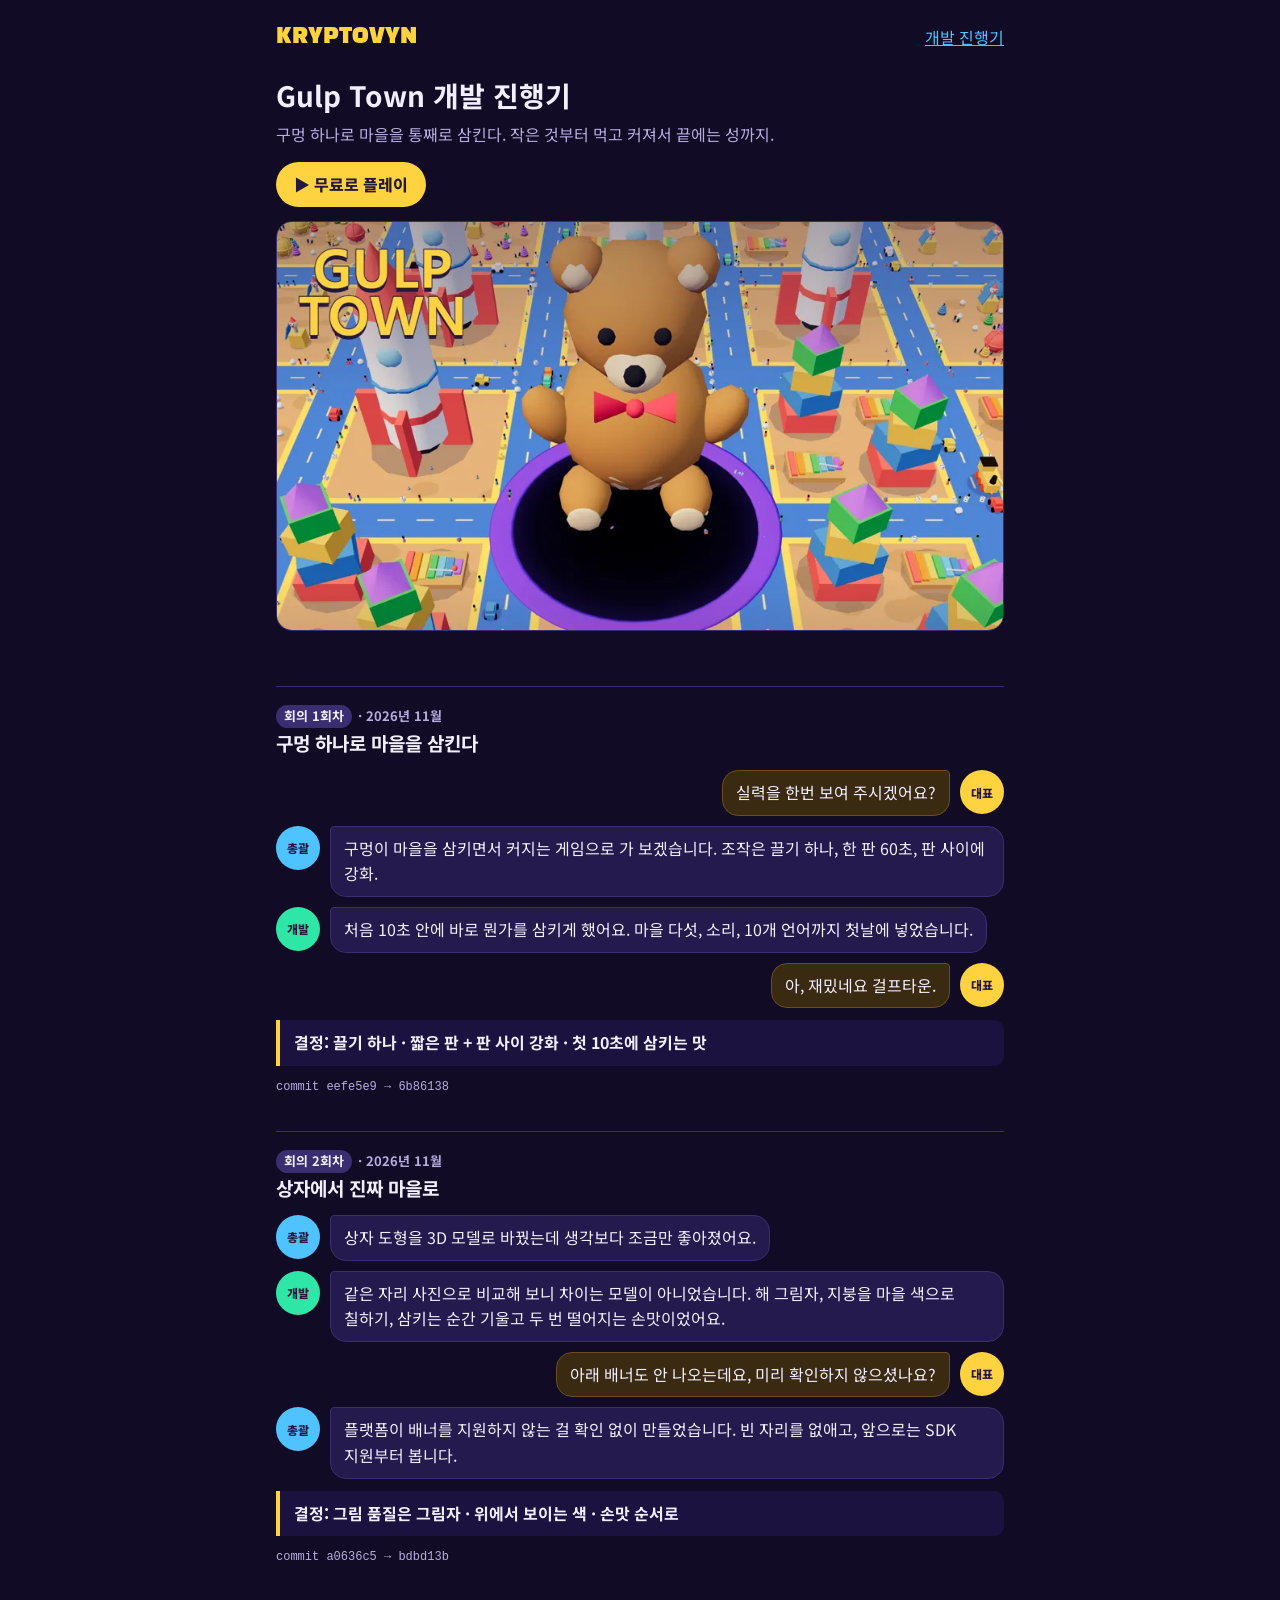
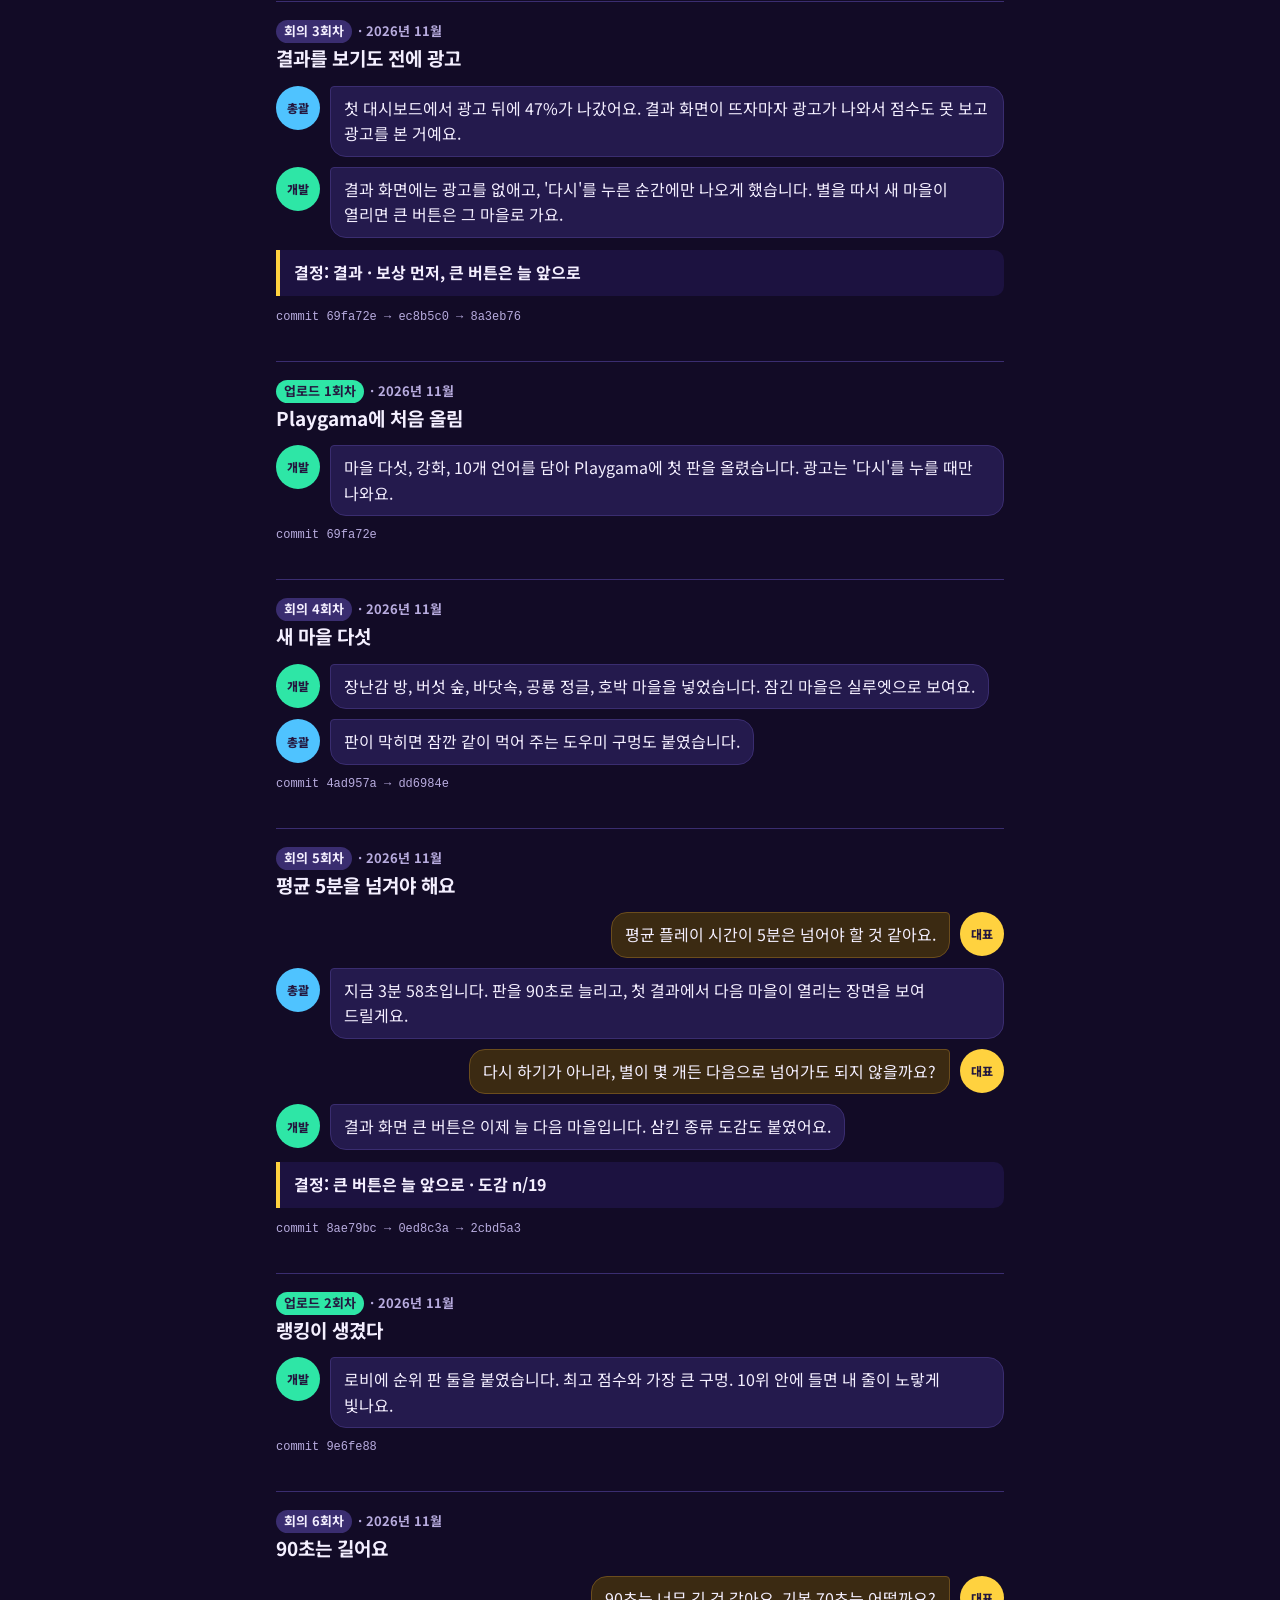
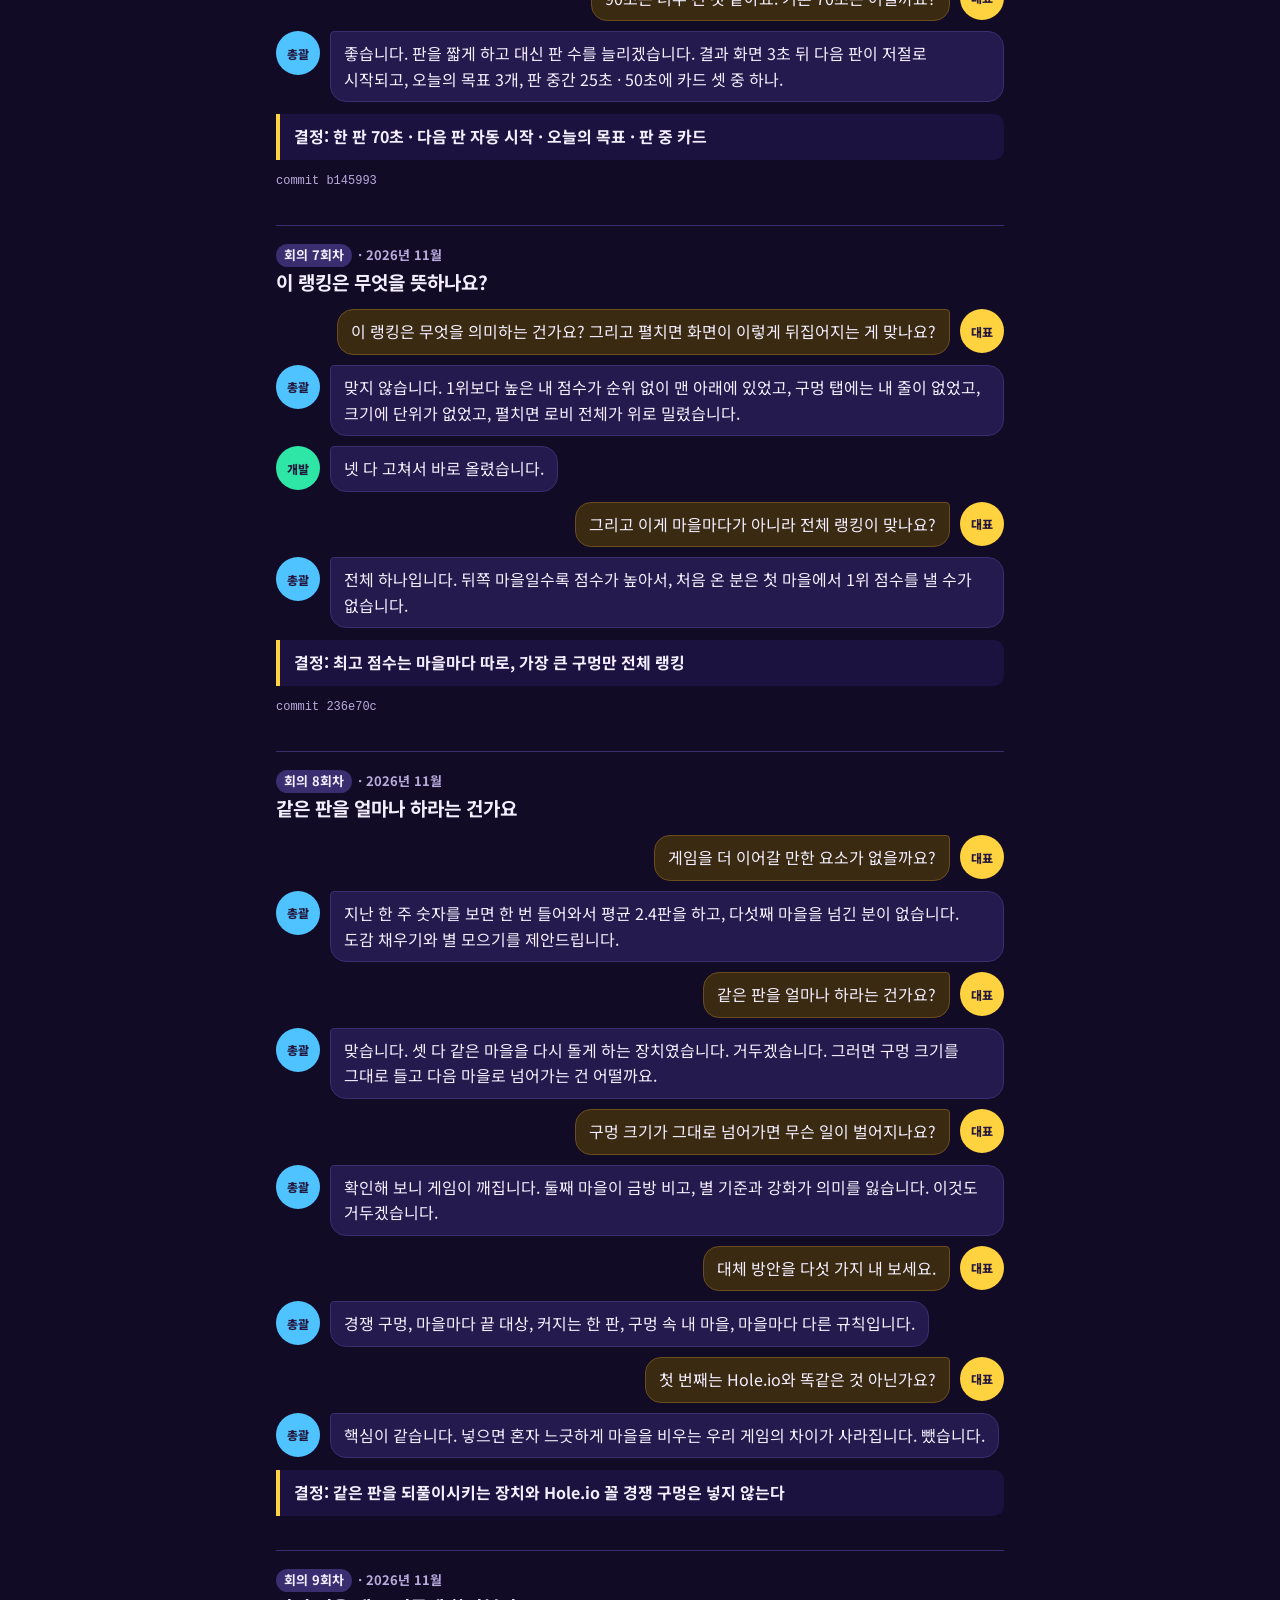
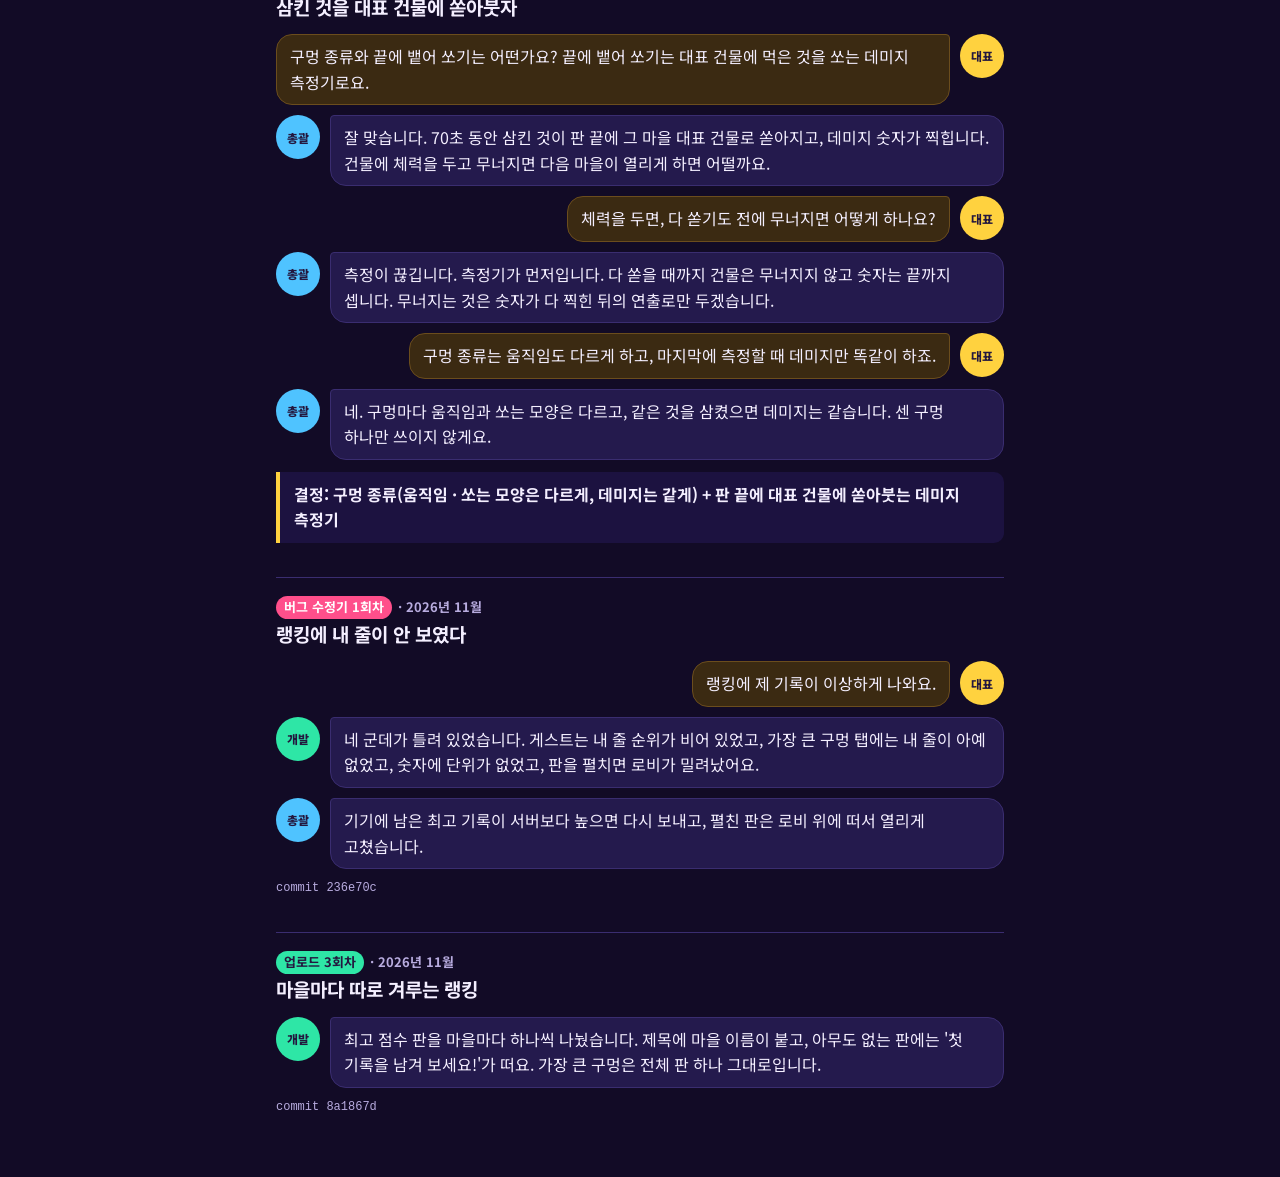
<file: devlog/gulp-town.html>
<!doctype html><html lang="ko"><head><meta charset="utf-8"><meta name="viewport" content="width=device-width,initial-scale=1"><title>Gulp Town 개발 진행기 · KRYPTOVYN</title><meta name="description" content="구멍 하나로 마을을 통째로 삼킨다. 작은 것부터 먹고 커져서 끝에는 성까지."><link rel="preconnect" href="https://fonts.googleapis.com"><link href="https://fonts.googleapis.com/css2?family=Black+Han+Sans&family=Noto+Sans+KR:wght@400;700;800&display=swap" rel="stylesheet"><style>:root{--bg:#120b26;--bg2:#1c1240;--card:#241a4d;--line:#3a2d70;--ink:#f4efff;--dim:#b8acdf;--sun:#ffd23f;--hot:#ff4f8b;--new:#2ee6a6;--up:#4fc3ff}
*{box-sizing:border-box}body{margin:0;background:var(--bg);color:var(--ink);font-family:"Noto Sans KR",system-ui,sans-serif;word-break:keep-all;line-height:1.6}
.wrap{max-width:760px;margin:0 auto;padding:20px 16px 60px}a{color:var(--up)}
.top{display:flex;justify-content:space-between;align-items:center;gap:12px;margin-bottom:18px}.logo{font-family:"Black Han Sans",sans-serif;font-size:22px;color:var(--sun);text-decoration:none}
h1{font-size:28px;margin:6px 0 4px}.blurb{color:var(--dim);margin:0 0 14px}.play{display:inline-block;padding:10px 18px;border-radius:999px;background:var(--sun);color:#24183f;font-weight:800;text-decoration:none}
.cover{width:100%;border-radius:16px;border:1px solid var(--line);margin:14px 0}
.ep{margin:34px 0 0;padding-top:18px;border-top:1px solid var(--line)}.ep h2{font-size:19px;margin:0 0 12px}.ep h2 time{display:block;font-size:13px;color:var(--dim);font-weight:700}
.msg{display:flex;gap:10px;margin:10px 0;align-items:flex-start}.who{flex:none;width:44px;height:44px;border-radius:50%;display:grid;place-items:center;font-size:12px;font-weight:800;color:#24183f}
.bub{background:var(--card);border:1px solid var(--line);border-radius:4px 16px 16px 16px;padding:9px 13px;max-width:calc(100% - 54px)}
.boss .who{background:var(--sun)}.lead .who{background:var(--up)}.dev .who{background:var(--new)}.art .who{background:var(--hot)}.other .who{background:var(--dim)}
.boss{flex-direction:row-reverse}.boss .bub{border-radius:16px 4px 16px 16px;background:#3b2a12;border-color:#6b4d1d}
figure{margin:14px 0}figure img{width:100%;max-width:420px;display:block;border-radius:14px;border:1px solid var(--line)}figcaption{font-size:13px;color:var(--dim);margin-top:4px}
.dec{margin:12px 0;padding:10px 14px;border-left:4px solid var(--sun);background:var(--bg2);border-radius:0 10px 10px 0;font-weight:700}
.kind{display:inline-block;padding:1px 8px;border-radius:999px;background:var(--line);color:var(--ink);margin-right:2px}.up .kind{background:var(--new);color:#24183f}.fix .kind{background:var(--hot);color:#fff}
.proof{font-size:12px;color:var(--dim);font-family:ui-monospace,monospace;margin-top:8px}
.list a{display:flex;gap:14px;align-items:center;padding:12px;border:1px solid var(--line);border-radius:14px;background:var(--card);color:var(--ink);text-decoration:none;margin:10px 0}
.list img{width:96px;height:96px;object-fit:cover;border-radius:10px;flex:none}.list b{display:block;font-size:17px}.list span{color:var(--dim);font-size:13px}
@media(max-width:480px){h1{font-size:23px}.who{width:38px;height:38px;font-size:11px}}</style></head><body><div class="wrap"><div class="top"><a class="logo" href="/">KRYPTOVYN</a><a href="/devlog/">개발 진행기</a></div><h1>Gulp Town 개발 진행기</h1><p class="blurb">구멍 하나로 마을을 통째로 삼킨다. 작은 것부터 먹고 커져서 끝에는 성까지.</p><a class="play" href="https://playgama.ai/play/rp5hg7v2xbxrec" target="_blank" rel="noopener">▶ 무료로 플레이</a><img class="cover" src="/devlog/img/gulp-town/1.webp" alt=""><section class="ep meet"><h2><time datetime="2026-11"><b class="kind">회의 1회차</b> · 2026년 11월</time>구멍 하나로 마을을 삼킨다</h2><div class="msg boss"><div class="who">대표</div><div class="bub">실력을 한번 보여 주시겠어요?</div></div><div class="msg lead"><div class="who">총괄</div><div class="bub">구멍이 마을을 삼키면서 커지는 게임으로 가 보겠습니다. 조작은 끌기 하나, 한 판 60초, 판 사이에 강화.</div></div><div class="msg dev"><div class="who">개발</div><div class="bub">처음 10초 안에 바로 뭔가를 삼키게 했어요. 마을 다섯, 소리, 10개 언어까지 첫날에 넣었습니다.</div></div><div class="msg boss"><div class="who">대표</div><div class="bub">아, 재밌네요 걸프타운.</div></div><div class="dec">결정: 끌기 하나 · 짧은 판 + 판 사이 강화 · 첫 10초에 삼키는 맛</div><div class="proof">commit eefe5e9 → 6b86138</div></section><section class="ep meet"><h2><time datetime="2026-11"><b class="kind">회의 2회차</b> · 2026년 11월</time>상자에서 진짜 마을로</h2><div class="msg lead"><div class="who">총괄</div><div class="bub">상자 도형을 3D 모델로 바꿨는데 생각보다 조금만 좋아졌어요.</div></div><div class="msg dev"><div class="who">개발</div><div class="bub">같은 자리 사진으로 비교해 보니 차이는 모델이 아니었습니다. 해 그림자, 지붕을 마을 색으로 칠하기, 삼키는 순간 기울고 두 번 떨어지는 손맛이었어요.</div></div><div class="msg boss"><div class="who">대표</div><div class="bub">아래 배너도 안 나오는데요, 미리 확인하지 않으셨나요?</div></div><div class="msg lead"><div class="who">총괄</div><div class="bub">플랫폼이 배너를 지원하지 않는 걸 확인 없이 만들었습니다. 빈 자리를 없애고, 앞으로는 SDK 지원부터 봅니다.</div></div><div class="dec">결정: 그림 품질은 그림자 · 위에서 보이는 색 · 손맛 순서로</div><div class="proof">commit a0636c5 → bdbd13b</div></section><section class="ep meet"><h2><time datetime="2026-11"><b class="kind">회의 3회차</b> · 2026년 11월</time>결과를 보기도 전에 광고</h2><div class="msg lead"><div class="who">총괄</div><div class="bub">첫 대시보드에서 광고 뒤에 47%가 나갔어요. 결과 화면이 뜨자마자 광고가 나와서 점수도 못 보고 광고를 본 거예요.</div></div><div class="msg dev"><div class="who">개발</div><div class="bub">결과 화면에는 광고를 없애고, &#x27;다시&#x27;를 누른 순간에만 나오게 했습니다. 별을 따서 새 마을이 열리면 큰 버튼은 그 마을로 가요.</div></div><div class="dec">결정: 결과 · 보상 먼저, 큰 버튼은 늘 앞으로</div><div class="proof">commit 69fa72e → ec8b5c0 → 8a3eb76</div></section><section class="ep up"><h2><time datetime="2026-11"><b class="kind">업로드 1회차</b> · 2026년 11월</time>Playgama에 처음 올림</h2><div class="msg dev"><div class="who">개발</div><div class="bub">마을 다섯, 강화, 10개 언어를 담아 Playgama에 첫 판을 올렸습니다. 광고는 &#x27;다시&#x27;를 누를 때만 나와요.</div></div><div class="proof">commit 69fa72e</div></section><section class="ep meet"><h2><time datetime="2026-11"><b class="kind">회의 4회차</b> · 2026년 11월</time>새 마을 다섯</h2><div class="msg dev"><div class="who">개발</div><div class="bub">장난감 방, 버섯 숲, 바닷속, 공룡 정글, 호박 마을을 넣었습니다. 잠긴 마을은 실루엣으로 보여요.</div></div><div class="msg lead"><div class="who">총괄</div><div class="bub">판이 막히면 잠깐 같이 먹어 주는 도우미 구멍도 붙였습니다.</div></div><div class="proof">commit 4ad957a → dd6984e</div></section><section class="ep meet"><h2><time datetime="2026-11"><b class="kind">회의 5회차</b> · 2026년 11월</time>평균 5분을 넘겨야 해요</h2><div class="msg boss"><div class="who">대표</div><div class="bub">평균 플레이 시간이 5분은 넘어야 할 것 같아요.</div></div><div class="msg lead"><div class="who">총괄</div><div class="bub">지금 3분 58초입니다. 판을 90초로 늘리고, 첫 결과에서 다음 마을이 열리는 장면을 보여 드릴게요.</div></div><div class="msg boss"><div class="who">대표</div><div class="bub">다시 하기가 아니라, 별이 몇 개든 다음으로 넘어가도 되지 않을까요?</div></div><div class="msg dev"><div class="who">개발</div><div class="bub">결과 화면 큰 버튼은 이제 늘 다음 마을입니다. 삼킨 종류 도감도 붙였어요.</div></div><div class="dec">결정: 큰 버튼은 늘 앞으로 · 도감 n/19</div><div class="proof">commit 8ae79bc → 0ed8c3a → 2cbd5a3</div></section><section class="ep up"><h2><time datetime="2026-11"><b class="kind">업로드 2회차</b> · 2026년 11월</time>랭킹이 생겼다</h2><div class="msg dev"><div class="who">개발</div><div class="bub">로비에 순위 판 둘을 붙였습니다. 최고 점수와 가장 큰 구멍. 10위 안에 들면 내 줄이 노랗게 빛나요.</div></div><div class="proof">commit 9e6fe88</div></section><section class="ep meet"><h2><time datetime="2026-11"><b class="kind">회의 6회차</b> · 2026년 11월</time>90초는 길어요</h2><div class="msg boss"><div class="who">대표</div><div class="bub">90초는 너무 긴 것 같아요. 기본 70초는 어떨까요?</div></div><div class="msg lead"><div class="who">총괄</div><div class="bub">좋습니다. 판을 짧게 하고 대신 판 수를 늘리겠습니다. 결과 화면 3초 뒤 다음 판이 저절로 시작되고, 오늘의 목표 3개, 판 중간 25초 · 50초에 카드 셋 중 하나.</div></div><div class="dec">결정: 한 판 70초 · 다음 판 자동 시작 · 오늘의 목표 · 판 중 카드</div><div class="proof">commit b145993</div></section><section class="ep meet"><h2><time datetime="2026-11"><b class="kind">회의 7회차</b> · 2026년 11월</time>이 랭킹은 무엇을 뜻하나요?</h2><div class="msg boss"><div class="who">대표</div><div class="bub">이 랭킹은 무엇을 의미하는 건가요? 그리고 펼치면 화면이 이렇게 뒤집어지는 게 맞나요?</div></div><div class="msg lead"><div class="who">총괄</div><div class="bub">맞지 않습니다. 1위보다 높은 내 점수가 순위 없이 맨 아래에 있었고, 구멍 탭에는 내 줄이 없었고, 크기에 단위가 없었고, 펼치면 로비 전체가 위로 밀렸습니다.</div></div><div class="msg dev"><div class="who">개발</div><div class="bub">넷 다 고쳐서 바로 올렸습니다.</div></div><div class="msg boss"><div class="who">대표</div><div class="bub">그리고 이게 마을마다가 아니라 전체 랭킹이 맞나요?</div></div><div class="msg lead"><div class="who">총괄</div><div class="bub">전체 하나입니다. 뒤쪽 마을일수록 점수가 높아서, 처음 온 분은 첫 마을에서 1위 점수를 낼 수가 없습니다.</div></div><div class="dec">결정: 최고 점수는 마을마다 따로, 가장 큰 구멍만 전체 랭킹</div><div class="proof">commit 236e70c</div></section><section class="ep meet"><h2><time datetime="2026-11"><b class="kind">회의 8회차</b> · 2026년 11월</time>같은 판을 얼마나 하라는 건가요</h2><div class="msg boss"><div class="who">대표</div><div class="bub">게임을 더 이어갈 만한 요소가 없을까요?</div></div><div class="msg lead"><div class="who">총괄</div><div class="bub">지난 한 주 숫자를 보면 한 번 들어와서 평균 2.4판을 하고, 다섯째 마을을 넘긴 분이 없습니다. 도감 채우기와 별 모으기를 제안드립니다.</div></div><div class="msg boss"><div class="who">대표</div><div class="bub">같은 판을 얼마나 하라는 건가요?</div></div><div class="msg lead"><div class="who">총괄</div><div class="bub">맞습니다. 셋 다 같은 마을을 다시 돌게 하는 장치였습니다. 거두겠습니다. 그러면 구멍 크기를 그대로 들고 다음 마을로 넘어가는 건 어떨까요.</div></div><div class="msg boss"><div class="who">대표</div><div class="bub">구멍 크기가 그대로 넘어가면 무슨 일이 벌어지나요?</div></div><div class="msg lead"><div class="who">총괄</div><div class="bub">확인해 보니 게임이 깨집니다. 둘째 마을이 금방 비고, 별 기준과 강화가 의미를 잃습니다. 이것도 거두겠습니다.</div></div><div class="msg boss"><div class="who">대표</div><div class="bub">대체 방안을 다섯 가지 내 보세요.</div></div><div class="msg lead"><div class="who">총괄</div><div class="bub">경쟁 구멍, 마을마다 끝 대상, 커지는 한 판, 구멍 속 내 마을, 마을마다 다른 규칙입니다.</div></div><div class="msg boss"><div class="who">대표</div><div class="bub">첫 번째는 Hole.io와 똑같은 것 아닌가요?</div></div><div class="msg lead"><div class="who">총괄</div><div class="bub">핵심이 같습니다. 넣으면 혼자 느긋하게 마을을 비우는 우리 게임의 차이가 사라집니다. 뺐습니다.</div></div><div class="dec">결정: 같은 판을 되풀이시키는 장치와 Hole.io 꼴 경쟁 구멍은 넣지 않는다</div></section><section class="ep meet"><h2><time datetime="2026-11"><b class="kind">회의 9회차</b> · 2026년 11월</time>삼킨 것을 대표 건물에 쏟아붓자</h2><div class="msg boss"><div class="who">대표</div><div class="bub">구멍 종류와 끝에 뱉어 쏘기는 어떤가요? 끝에 뱉어 쏘기는 대표 건물에 먹은 것을 쏘는 데미지 측정기로요.</div></div><div class="msg lead"><div class="who">총괄</div><div class="bub">잘 맞습니다. 70초 동안 삼킨 것이 판 끝에 그 마을 대표 건물로 쏟아지고, 데미지 숫자가 찍힙니다. 건물에 체력을 두고 무너지면 다음 마을이 열리게 하면 어떨까요.</div></div><div class="msg boss"><div class="who">대표</div><div class="bub">체력을 두면, 다 쏟기도 전에 무너지면 어떻게 하나요?</div></div><div class="msg lead"><div class="who">총괄</div><div class="bub">측정이 끊깁니다. 측정기가 먼저입니다. 다 쏟을 때까지 건물은 무너지지 않고 숫자는 끝까지 셉니다. 무너지는 것은 숫자가 다 찍힌 뒤의 연출로만 두겠습니다.</div></div><div class="msg boss"><div class="who">대표</div><div class="bub">구멍 종류는 움직임도 다르게 하고, 마지막에 측정할 때 데미지만 똑같이 하죠.</div></div><div class="msg lead"><div class="who">총괄</div><div class="bub">네. 구멍마다 움직임과 쏘는 모양은 다르고, 같은 것을 삼켰으면 데미지는 같습니다. 센 구멍 하나만 쓰이지 않게요.</div></div><div class="dec">결정: 구멍 종류(움직임 · 쏘는 모양은 다르게, 데미지는 같게) + 판 끝에 대표 건물에 쏟아붓는 데미지 측정기</div></section><section class="ep fix"><h2><time datetime="2026-11"><b class="kind">버그 수정기 1회차</b> · 2026년 11월</time>랭킹에 내 줄이 안 보였다</h2><div class="msg boss"><div class="who">대표</div><div class="bub">랭킹에 제 기록이 이상하게 나와요.</div></div><div class="msg dev"><div class="who">개발</div><div class="bub">네 군데가 틀려 있었습니다. 게스트는 내 줄 순위가 비어 있었고, 가장 큰 구멍 탭에는 내 줄이 아예 없었고, 숫자에 단위가 없었고, 판을 펼치면 로비가 밀려났어요.</div></div><div class="msg lead"><div class="who">총괄</div><div class="bub">기기에 남은 최고 기록이 서버보다 높으면 다시 보내고, 펼친 판은 로비 위에 떠서 열리게 고쳤습니다.</div></div><div class="proof">commit 236e70c</div></section><section class="ep up"><h2><time datetime="2026-11"><b class="kind">업로드 3회차</b> · 2026년 11월</time>마을마다 따로 겨루는 랭킹</h2><div class="msg dev"><div class="who">개발</div><div class="bub">최고 점수 판을 마을마다 하나씩 나눴습니다. 제목에 마을 이름이 붙고, 아무도 없는 판에는 &#x27;첫 기록을 남겨 보세요!&#x27;가 떠요. 가장 큰 구멍은 전체 판 하나 그대로입니다.</div></div><div class="proof">commit 8a1867d</div></section></div></body></html>
</file>
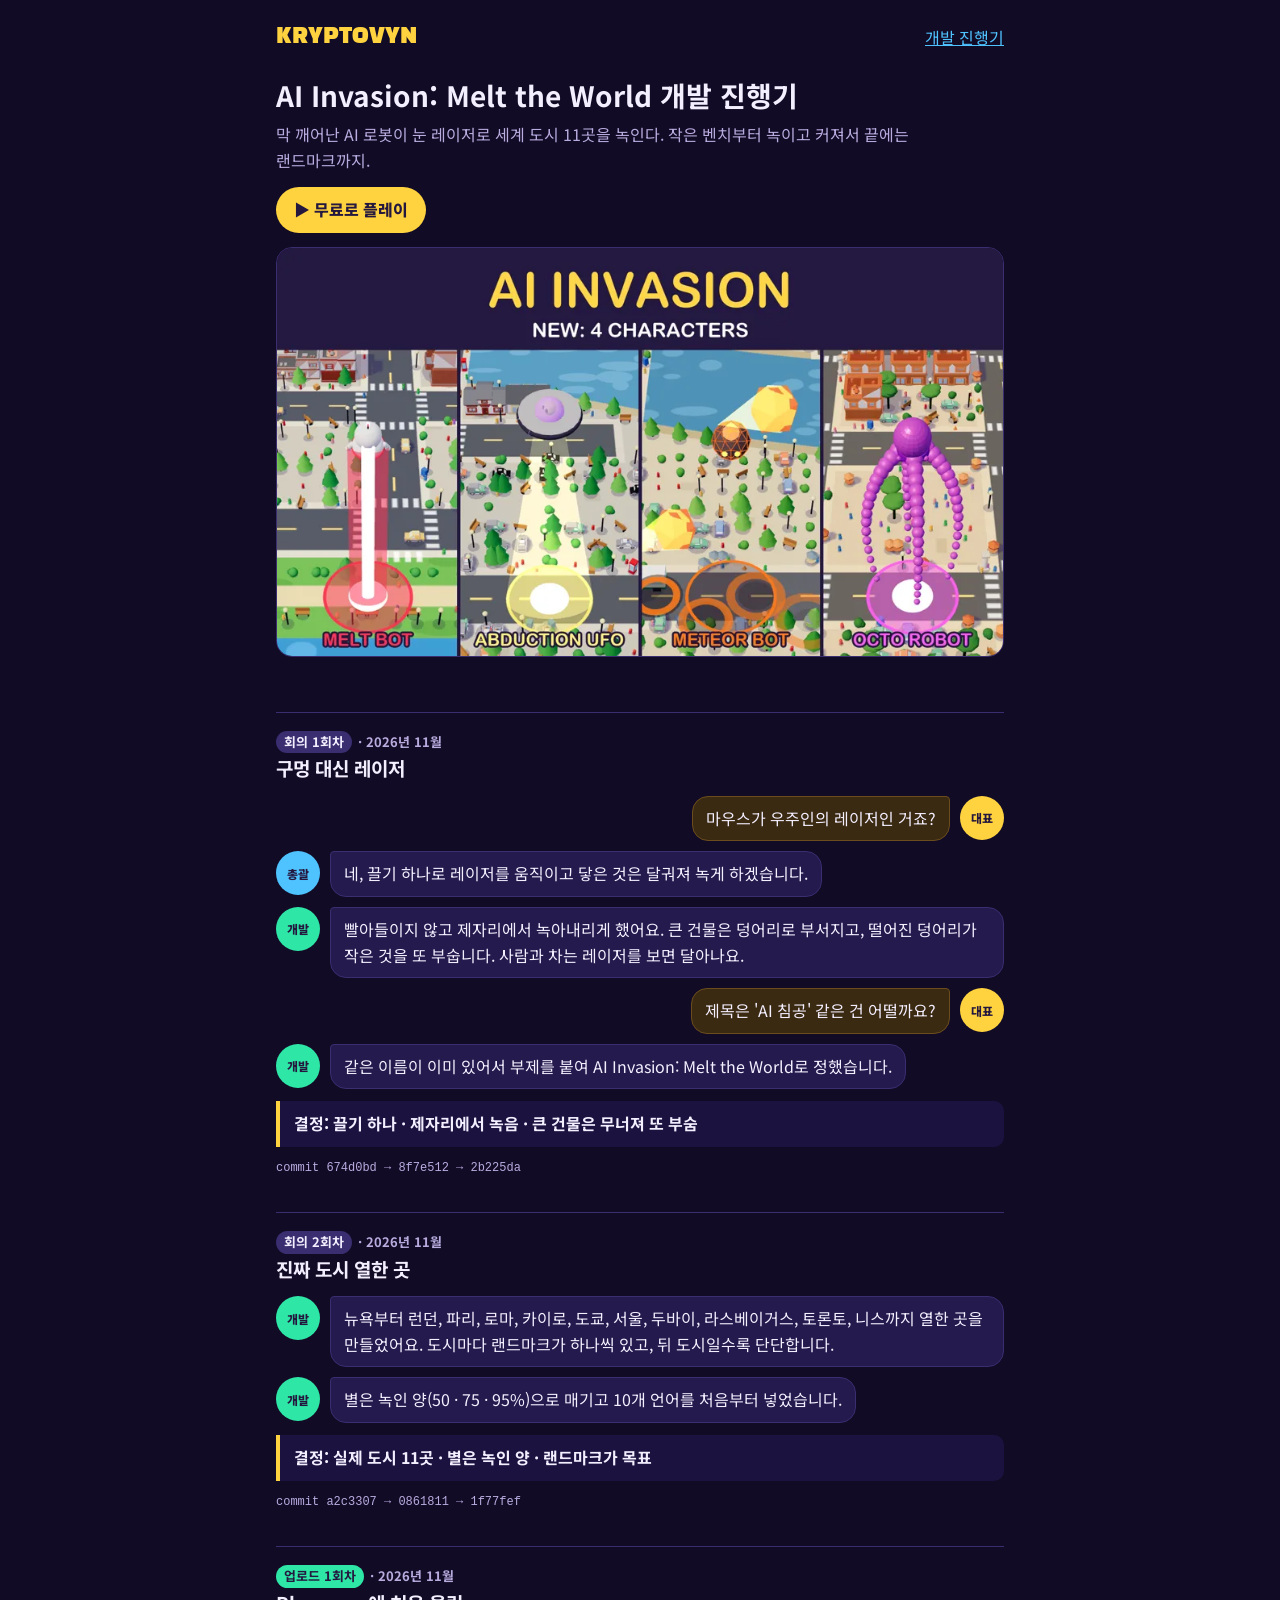
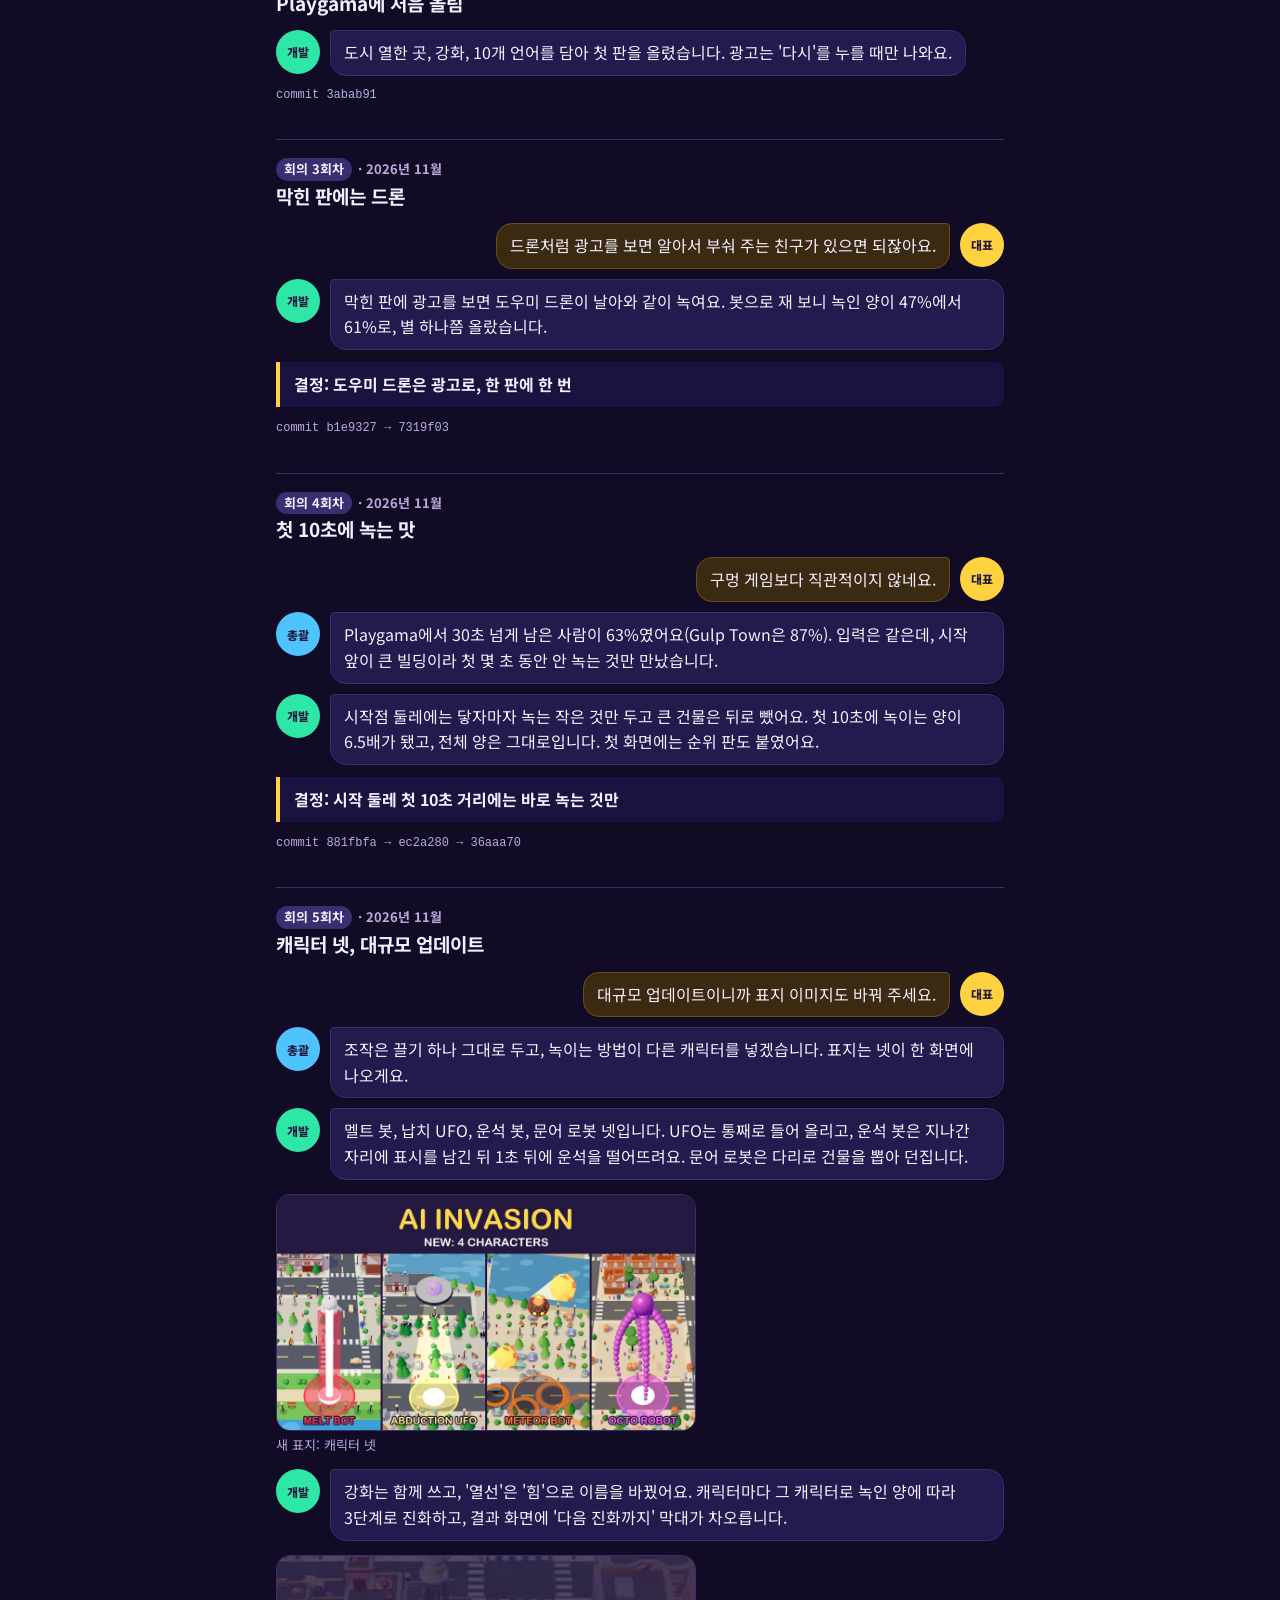
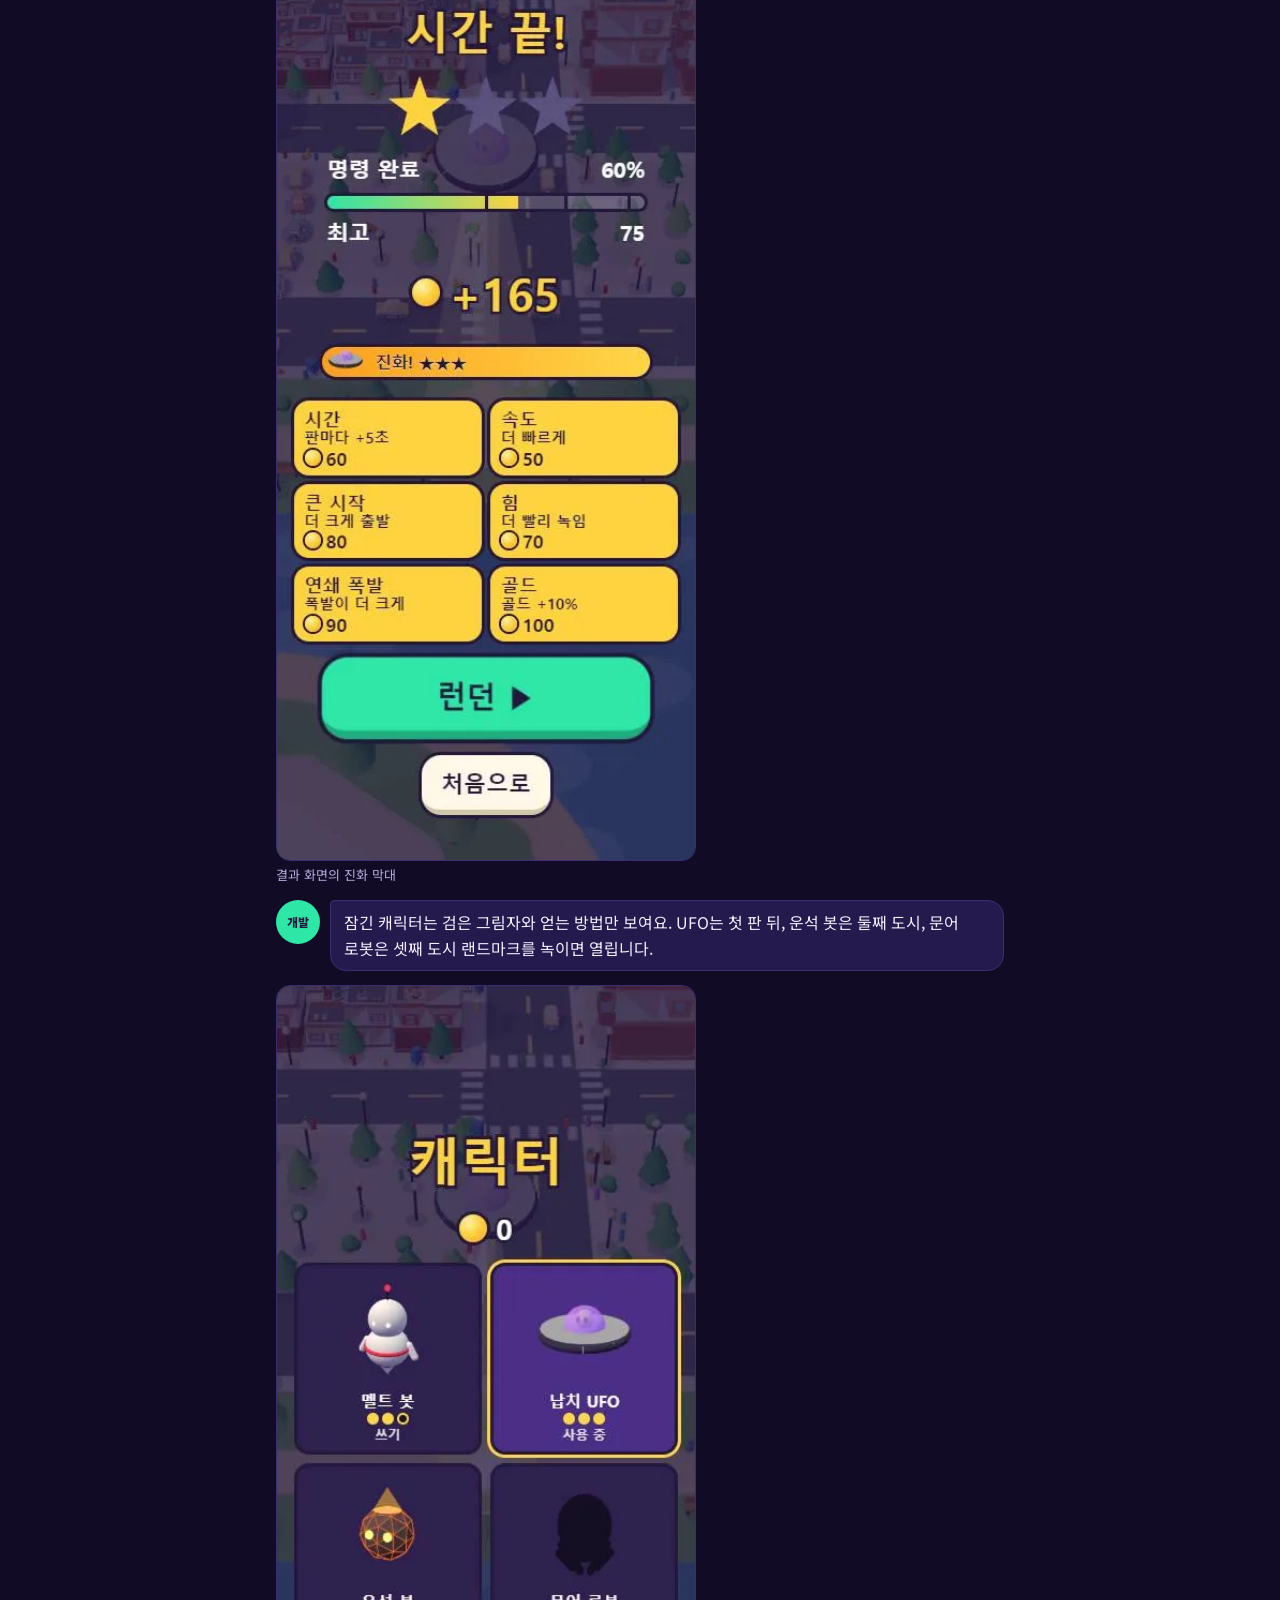
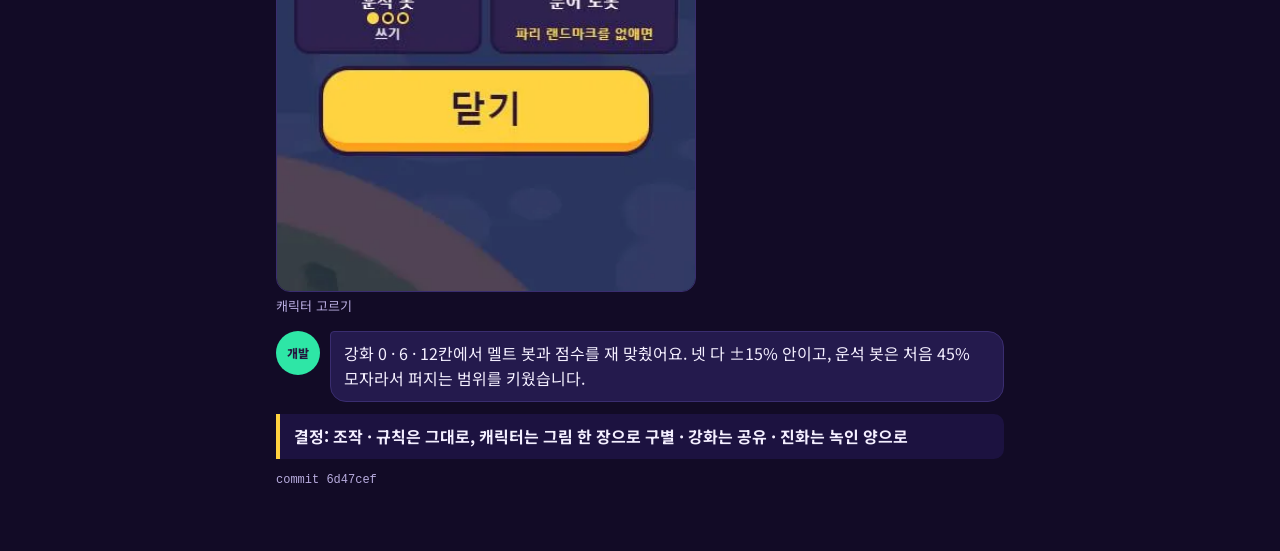
<file: devlog/melt-bot.html>
<!doctype html><html lang="ko"><head><meta charset="utf-8"><meta name="viewport" content="width=device-width,initial-scale=1"><title>AI Invasion: Melt the World 개발 진행기 · KRYPTOVYN</title><meta name="description" content="막 깨어난 AI 로봇이 눈 레이저로 세계 도시 11곳을 녹인다. 작은 벤치부터 녹이고 커져서 끝에는 랜드마크까지."><link rel="preconnect" href="https://fonts.googleapis.com"><link href="https://fonts.googleapis.com/css2?family=Black+Han+Sans&family=Noto+Sans+KR:wght@400;700;800&display=swap" rel="stylesheet"><style>:root{--bg:#120b26;--bg2:#1c1240;--card:#241a4d;--line:#3a2d70;--ink:#f4efff;--dim:#b8acdf;--sun:#ffd23f;--hot:#ff4f8b;--new:#2ee6a6;--up:#4fc3ff}
*{box-sizing:border-box}body{margin:0;background:var(--bg);color:var(--ink);font-family:"Noto Sans KR",system-ui,sans-serif;word-break:keep-all;line-height:1.6}
.wrap{max-width:760px;margin:0 auto;padding:20px 16px 60px}a{color:var(--up)}
.top{display:flex;justify-content:space-between;align-items:center;gap:12px;margin-bottom:18px}.logo{font-family:"Black Han Sans",sans-serif;font-size:22px;color:var(--sun);text-decoration:none}
h1{font-size:28px;margin:6px 0 4px}.blurb{color:var(--dim);margin:0 0 14px}.play{display:inline-block;padding:10px 18px;border-radius:999px;background:var(--sun);color:#24183f;font-weight:800;text-decoration:none}
.cover{width:100%;border-radius:16px;border:1px solid var(--line);margin:14px 0}
.ep{margin:34px 0 0;padding-top:18px;border-top:1px solid var(--line)}.ep h2{font-size:19px;margin:0 0 12px}.ep h2 time{display:block;font-size:13px;color:var(--dim);font-weight:700}
.msg{display:flex;gap:10px;margin:10px 0;align-items:flex-start}.who{flex:none;width:44px;height:44px;border-radius:50%;display:grid;place-items:center;font-size:12px;font-weight:800;color:#24183f}
.bub{background:var(--card);border:1px solid var(--line);border-radius:4px 16px 16px 16px;padding:9px 13px;max-width:calc(100% - 54px)}
.boss .who{background:var(--sun)}.lead .who{background:var(--up)}.dev .who{background:var(--new)}.art .who{background:var(--hot)}.other .who{background:var(--dim)}
.boss{flex-direction:row-reverse}.boss .bub{border-radius:16px 4px 16px 16px;background:#3b2a12;border-color:#6b4d1d}
figure{margin:14px 0}figure img{width:100%;max-width:420px;display:block;border-radius:14px;border:1px solid var(--line)}figcaption{font-size:13px;color:var(--dim);margin-top:4px}
.dec{margin:12px 0;padding:10px 14px;border-left:4px solid var(--sun);background:var(--bg2);border-radius:0 10px 10px 0;font-weight:700}
.kind{display:inline-block;padding:1px 8px;border-radius:999px;background:var(--line);color:var(--ink);margin-right:2px}.up .kind{background:var(--new);color:#24183f}.fix .kind{background:var(--hot);color:#fff}
.proof{font-size:12px;color:var(--dim);font-family:ui-monospace,monospace;margin-top:8px}
.list a{display:flex;gap:14px;align-items:center;padding:12px;border:1px solid var(--line);border-radius:14px;background:var(--card);color:var(--ink);text-decoration:none;margin:10px 0}
.list img{width:96px;height:96px;object-fit:cover;border-radius:10px;flex:none}.list b{display:block;font-size:17px}.list span{color:var(--dim);font-size:13px}
@media(max-width:480px){h1{font-size:23px}.who{width:38px;height:38px;font-size:11px}}</style></head><body><div class="wrap"><div class="top"><a class="logo" href="/">KRYPTOVYN</a><a href="/devlog/">개발 진행기</a></div><h1>AI Invasion: Melt the World 개발 진행기</h1><p class="blurb">막 깨어난 AI 로봇이 눈 레이저로 세계 도시 11곳을 녹인다. 작은 벤치부터 녹이고 커져서 끝에는 랜드마크까지.</p><a class="play" href="https://playgama.ai/play/kkguhmxusq3gz5" target="_blank" rel="noopener">▶ 무료로 플레이</a><img class="cover" src="/devlog/img/melt-bot/1.webp" alt=""><section class="ep meet"><h2><time datetime="2026-11"><b class="kind">회의 1회차</b> · 2026년 11월</time>구멍 대신 레이저</h2><div class="msg boss"><div class="who">대표</div><div class="bub">마우스가 우주인의 레이저인 거죠?</div></div><div class="msg lead"><div class="who">총괄</div><div class="bub">네, 끌기 하나로 레이저를 움직이고 닿은 것은 달궈져 녹게 하겠습니다.</div></div><div class="msg dev"><div class="who">개발</div><div class="bub">빨아들이지 않고 제자리에서 녹아내리게 했어요. 큰 건물은 덩어리로 부서지고, 떨어진 덩어리가 작은 것을 또 부숩니다. 사람과 차는 레이저를 보면 달아나요.</div></div><div class="msg boss"><div class="who">대표</div><div class="bub">제목은 &#x27;AI 침공&#x27; 같은 건 어떨까요?</div></div><div class="msg dev"><div class="who">개발</div><div class="bub">같은 이름이 이미 있어서 부제를 붙여 AI Invasion: Melt the World로 정했습니다.</div></div><div class="dec">결정: 끌기 하나 · 제자리에서 녹음 · 큰 건물은 무너져 또 부숨</div><div class="proof">commit 674d0bd → 8f7e512 → 2b225da</div></section><section class="ep meet"><h2><time datetime="2026-11"><b class="kind">회의 2회차</b> · 2026년 11월</time>진짜 도시 열한 곳</h2><div class="msg dev"><div class="who">개발</div><div class="bub">뉴욕부터 런던, 파리, 로마, 카이로, 도쿄, 서울, 두바이, 라스베이거스, 토론토, 니스까지 열한 곳을 만들었어요. 도시마다 랜드마크가 하나씩 있고, 뒤 도시일수록 단단합니다.</div></div><div class="msg dev"><div class="who">개발</div><div class="bub">별은 녹인 양(50 · 75 · 95%)으로 매기고 10개 언어를 처음부터 넣었습니다.</div></div><div class="dec">결정: 실제 도시 11곳 · 별은 녹인 양 · 랜드마크가 목표</div><div class="proof">commit a2c3307 → 0861811 → 1f77fef</div></section><section class="ep up"><h2><time datetime="2026-11"><b class="kind">업로드 1회차</b> · 2026년 11월</time>Playgama에 처음 올림</h2><div class="msg dev"><div class="who">개발</div><div class="bub">도시 열한 곳, 강화, 10개 언어를 담아 첫 판을 올렸습니다. 광고는 &#x27;다시&#x27;를 누를 때만 나와요.</div></div><div class="proof">commit 3abab91</div></section><section class="ep meet"><h2><time datetime="2026-11"><b class="kind">회의 3회차</b> · 2026년 11월</time>막힌 판에는 드론</h2><div class="msg boss"><div class="who">대표</div><div class="bub">드론처럼 광고를 보면 알아서 부숴 주는 친구가 있으면 되잖아요.</div></div><div class="msg dev"><div class="who">개발</div><div class="bub">막힌 판에 광고를 보면 도우미 드론이 날아와 같이 녹여요. 봇으로 재 보니 녹인 양이 47%에서 61%로, 별 하나쯤 올랐습니다.</div></div><div class="dec">결정: 도우미 드론은 광고로, 한 판에 한 번</div><div class="proof">commit b1e9327 → 7319f03</div></section><section class="ep meet"><h2><time datetime="2026-11"><b class="kind">회의 4회차</b> · 2026년 11월</time>첫 10초에 녹는 맛</h2><div class="msg boss"><div class="who">대표</div><div class="bub">구멍 게임보다 직관적이지 않네요.</div></div><div class="msg lead"><div class="who">총괄</div><div class="bub">Playgama에서 30초 넘게 남은 사람이 63%였어요(Gulp Town은 87%). 입력은 같은데, 시작 앞이 큰 빌딩이라 첫 몇 초 동안 안 녹는 것만 만났습니다.</div></div><div class="msg dev"><div class="who">개발</div><div class="bub">시작점 둘레에는 닿자마자 녹는 작은 것만 두고 큰 건물은 뒤로 뺐어요. 첫 10초에 녹이는 양이 6.5배가 됐고, 전체 양은 그대로입니다. 첫 화면에는 순위 판도 붙였어요.</div></div><div class="dec">결정: 시작 둘레 첫 10초 거리에는 바로 녹는 것만</div><div class="proof">commit 881fbfa → ec2a280 → 36aaa70</div></section><section class="ep meet"><h2><time datetime="2026-11"><b class="kind">회의 5회차</b> · 2026년 11월</time>캐릭터 넷, 대규모 업데이트</h2><div class="msg boss"><div class="who">대표</div><div class="bub">대규모 업데이트이니까 표지 이미지도 바꿔 주세요.</div></div><div class="msg lead"><div class="who">총괄</div><div class="bub">조작은 끌기 하나 그대로 두고, 녹이는 방법이 다른 캐릭터를 넣겠습니다. 표지는 넷이 한 화면에 나오게요.</div></div><div class="msg dev"><div class="who">개발</div><div class="bub">멜트 봇, 납치 UFO, 운석 봇, 문어 로봇 넷입니다. UFO는 통째로 들어 올리고, 운석 봇은 지나간 자리에 표시를 남긴 뒤 1초 뒤에 운석을 떨어뜨려요. 문어 로봇은 다리로 건물을 뽑아 던집니다.</div></div><figure><img src="/devlog/img/melt-bot/2.webp" alt="새 표지: 캐릭터 넷" loading="lazy"><figcaption>새 표지: 캐릭터 넷</figcaption></figure><div class="msg dev"><div class="who">개발</div><div class="bub">강화는 함께 쓰고, &#x27;열선&#x27;은 &#x27;힘&#x27;으로 이름을 바꿨어요. 캐릭터마다 그 캐릭터로 녹인 양에 따라 3단계로 진화하고, 결과 화면에 &#x27;다음 진화까지&#x27; 막대가 차오릅니다.</div></div><figure><img src="/devlog/img/melt-bot/3.webp" alt="결과 화면의 진화 막대" loading="lazy"><figcaption>결과 화면의 진화 막대</figcaption></figure><div class="msg dev"><div class="who">개발</div><div class="bub">잠긴 캐릭터는 검은 그림자와 얻는 방법만 보여요. UFO는 첫 판 뒤, 운석 봇은 둘째 도시, 문어 로봇은 셋째 도시 랜드마크를 녹이면 열립니다.</div></div><figure><img src="/devlog/img/melt-bot/4.webp" alt="캐릭터 고르기" loading="lazy"><figcaption>캐릭터 고르기</figcaption></figure><div class="msg dev"><div class="who">개발</div><div class="bub">강화 0 · 6 · 12칸에서 멜트 봇과 점수를 재 맞췄어요. 넷 다 ±15% 안이고, 운석 봇은 처음 45% 모자라서 퍼지는 범위를 키웠습니다.</div></div><div class="dec">결정: 조작 · 규칙은 그대로, 캐릭터는 그림 한 장으로 구별 · 강화는 공유 · 진화는 녹인 양으로</div><div class="proof">commit 6d47cef</div></section></div></body></html>
</file>
<file: bumpy-delivery/style.css>
:root { --ink: #2b1d3a; --sun: #ffd23f; --sun2: #ff9f1c; --cherry: #ff4f6d; --cherry2: #c22a48; --mint: #2ee6a6; --mint2: #18b37f; --paper: #fffaf2; --sky: #4fc3ff; --safe-t: env(safe-area-inset-top, 0px); --safe-b: env(safe-area-inset-bottom, 0px); }
* { box-sizing: border-box; -webkit-tap-highlight-color: transparent; user-select: none; -webkit-user-select: none; touch-action: none; }
html, body { margin: 0; width: 100%; height: 100%; overflow: hidden; background: #8fd8ff; color: var(--ink); font-family: "Arial Rounded MT Bold", "Baloo 2", "Nunito", "Apple SD Gothic Neo", "Malgun Gothic", "Hiragino Sans", "Microsoft YaHei", system-ui, sans-serif; font-weight: 800; word-break: keep-all; overflow-wrap: anywhere; }
canvas#view { position: fixed; inset: 0; width: 100%; height: 100%; display: block; }
.hide { display: none !important; }
button { font: inherit; color: inherit; border: 0; cursor: pointer; }

#loading { position: fixed; inset: 0; display: flex; flex-direction: column; align-items: center; justify-content: center; gap: 24px; background: radial-gradient(circle at 50% 35%, #ffe28a, #ff9f1c 55%, #c25a1c); z-index: 30; }
.brand, .logo { text-align: center; color: #fff; line-height: .9; letter-spacing: 1px; -webkit-text-stroke: 3px var(--ink); paint-order: stroke fill; text-shadow: 0 7px 0 var(--ink); }
.brand { font-size: 64px; }
.logo { font-size: clamp(50px, min(14vw, 12vh), 104px); color: var(--sun); }
.bar { width: min(70vw, 300px); height: 18px; border: 4px solid var(--ink); border-radius: 12px; background: #fff; overflow: hidden; }
.bar i { display: block; height: 100%; width: 3%; background: var(--cherry); transition: width .15s; }

#hud { position: fixed; inset: 0; pointer-events: none; z-index: 5; }
.stats { position: absolute; top: calc(66px + var(--safe-t)); left: 50%; transform: translateX(-50%); display: flex; flex-direction: column; align-items: center; gap: 4px; color: #fff; -webkit-text-stroke: 5px var(--ink); paint-order: stroke fill; }
.stats b { font-size: 18px; color: var(--sun); white-space: nowrap; }
.cargo { display: flex; gap: 5px; }
.cargo span { position: relative; width: 40px; height: 40px; border-radius: 12px; background: rgba(255,250,242,.92); box-shadow: 0 0 0 3px var(--ink); }
.cargo img { width: 100%; height: 100%; }
.cargo span.gone { background: rgba(255,250,242,.5); }
.cargo span.gone img { filter: grayscale(1); opacity: .7; }
.cargo span.gone::after { content: ""; position: absolute; left: 4px; right: 4px; top: 50%; height: 5px; margin-top: -2px; background: var(--cherry); border-radius: 3px; transform: rotate(-35deg); box-shadow: 0 0 0 2px var(--ink); }
.cargo span i { position: absolute; right: -6px; bottom: -6px; font-style: normal; font-size: 14px; padding: 1px 5px; border-radius: 8px; background: var(--ink); color: #fff; -webkit-text-stroke: 0; }
.cargo span.hit { animation: shakeX .4s; }
.clock { position: absolute; top: calc(10px + var(--safe-t)); left: 50%; transform: translateX(-50%); min-width: 96px; padding: 2px 14px; text-align: center; font-size: 34px; color: #fff; background: var(--ink); border-radius: 18px; box-shadow: 0 0 0 3px var(--sun), 0 5px 0 rgba(0,0,0,.25); font-variant-numeric: tabular-nums; }
.clock.low { background: var(--cherry); }
.round { width: 56px; height: 56px; border-radius: 50%; background: var(--paper); border-bottom: 5px solid #d9cbb6; box-shadow: 0 0 0 3px var(--ink); display: inline-flex; align-items: center; justify-content: center; pointer-events: auto; }
#pauseBtn { position: absolute; top: calc(10px + var(--safe-t)); right: 12px; }
.ico-pause { width: 20px; height: 22px; border-left: 7px solid var(--ink); border-right: 7px solid var(--ink); }
.ico-gear { width: 30px; height: 30px; background: var(--ink); clip-path: polygon(41% 0, 59% 0, 62% 13%, 74% 18%, 85% 11%, 89% 15%, 82% 26%, 87% 38%, 100% 41%, 100% 59%, 87% 62%, 82% 74%, 89% 85%, 85% 89%, 74% 82%, 62% 87%, 59% 100%, 41% 100%, 38% 87%, 26% 82%, 15% 89%, 11% 85%, 18% 74%, 13% 62%, 0 59%, 0 41%, 13% 38%, 18% 26%, 11% 15%, 15% 11%, 26% 18%, 38% 13%); }
.banner { position: absolute; top: 26%; left: 50%; transform: translateX(-50%); white-space: nowrap; font-size: clamp(36px, 10vw, 72px); color: #fff; -webkit-text-stroke: 8px var(--cherry); paint-order: stroke fill; opacity: 0; }
.banner.on { animation: banner 1.1s forwards; }
.banner.good { -webkit-text-stroke-color: var(--mint2); }
.pops { position: absolute; inset: 0; }
.pop { position: absolute; transform: translate(-50%, -50%); display: flex; align-items: center; gap: 4px; font-size: 24px; color: #fff; -webkit-text-stroke: 5px var(--cherry2); paint-order: stroke fill; white-space: nowrap; animation: rise 1.2s forwards; }
.pop img { width: 38px; height: 38px; border-radius: 10px; background: var(--paper); box-shadow: 0 0 0 3px var(--ink); }
.pedal { position: absolute; bottom: calc(22px + var(--safe-b)); width: 128px; height: 128px; border-radius: 34px; pointer-events: auto; touch-action: none; box-shadow: 0 0 0 4px var(--ink), 0 8px 0 rgba(0,0,0,.3); display: flex; align-items: center; justify-content: center; }
.pedal.back { left: 18px; background: linear-gradient(#ffffff, #dfe7f0); border-bottom: 9px solid #a9b6c6; }
.pedal.gas { right: 18px; width: 150px; height: 150px; background: linear-gradient(#ff7f93, var(--cherry)); border-bottom: 10px solid var(--cherry2); }
.pedal .arr { width: 0; height: 0; border-top: 26px solid transparent; border-bottom: 26px solid transparent; filter: drop-shadow(0 0 0 var(--ink)); }
.pedal.gas .arr { border-left: 40px solid #fff; margin-left: 10px; }
.pedal.back .arr { border-right: 34px solid var(--ink); margin-right: 8px; border-top-width: 22px; border-bottom-width: 22px; }
.pedal.on { transform: translateY(5px) scale(.97); border-bottom-width: 4px; }
.pedal em { position: absolute; top: -46px; left: 50%; transform: translateX(-50%); padding: 4px 12px; border-radius: 14px; background: var(--ink); color: #fff; font-style: normal; font-size: 20px; white-space: nowrap; animation: bob .8s infinite; }
.pedal em:empty { display: none; }

#story { position: fixed; inset: 0; z-index: 9; display: flex; flex-direction: column; justify-content: flex-end; align-items: center; padding: 0 14px calc(28px + var(--safe-b)); background: linear-gradient(rgba(0,0,0,0) 55%, rgba(43,29,58,.55)); }
.bubble { position: relative; width: min(92vw, 520px); padding: 22px 20px 18px; border-radius: 24px; background: var(--paper); box-shadow: 0 0 0 4px var(--ink), 0 8px 0 rgba(0,0,0,.3); animation: pop .25s; }
.bubble b { position: absolute; top: -20px; left: 18px; padding: 3px 14px; border-radius: 14px; background: var(--sun); box-shadow: 0 0 0 3px var(--ink); font-size: 19px; }
.bubble p { margin: 0; font-size: clamp(21px, 5.4vw, 27px); line-height: 1.3; }
.skip { position: absolute; top: calc(12px + var(--safe-t)); right: 12px; pointer-events: auto; color: #fff; -webkit-text-stroke: 4px var(--ink); paint-order: stroke fill; }

.screen { position: fixed; inset: 0; z-index: 10; display: flex; flex-direction: column; align-items: center; justify-content: center; gap: clamp(8px, 1.8vh, 16px); padding: calc(14px + var(--safe-t)) 16px calc(14px + var(--safe-b)); overflow-y: auto; touch-action: pan-y; }
.screen * { touch-action: manipulation; }
#title { justify-content: flex-start; background: linear-gradient(rgba(43,29,58,.35), rgba(43,29,58,0) 30%, rgba(43,29,58,0) 60%, rgba(43,29,58,.55)); }
#title .logo { margin-top: 4vh; }
#title .tagline { margin: 0; padding: 6px 16px; border-radius: 16px; background: rgba(43,29,58,.78); color: #fff; font-size: clamp(17px, 4.4vw, 22px); text-align: center; max-width: 90vw; }
#title .bestBox { margin-top: auto; min-height: 30px; color: #fff; font-size: 20px; -webkit-text-stroke: 5px var(--ink); paint-order: stroke fill; }
#result, #panel, #pause { background: rgba(43,29,58,.84); color: #fff; justify-content: flex-start; }
#result { justify-content: center; }
#hud.story .pedal, #hud.story #pauseBtn { display: none; }
#pause { justify-content: center; }
.screen h2 { margin: 0; font-size: clamp(30px, 6vh, 46px); color: var(--sun); -webkit-text-stroke: 6px var(--ink); paint-order: stroke fill; text-align: center; }
.go { min-width: min(78vw, 320px); min-height: 76px; padding: 8px 26px; font-size: 32px; color: var(--ink); background: var(--sun); border-radius: 24px; border-bottom: 8px solid var(--sun2); box-shadow: 0 0 0 4px var(--ink); transition: transform .08s; }
.go.pulse { animation: beat 1.1s infinite; }
.go:active, .sub:active, .round:active { transform: translateY(3px) scale(.98); }
.sub { min-height: 56px; padding: 8px 18px; font-size: 20px; color: var(--ink); background: var(--paper); border-radius: 18px; border-bottom: 5px solid #d9cbb6; box-shadow: 0 0 0 3px var(--ink); }
.sub.ad { background: var(--mint); border-bottom-color: var(--mint2); }
.sub.ad::before { content: "AD"; font-size: 13px; margin-right: 8px; padding: 2px 6px; border-radius: 6px; color: #fff; background: var(--ink); vertical-align: middle; }
.sub.ghost { background: transparent; color: #fff; box-shadow: none; border: 0; }
.row { display: flex; align-items: center; justify-content: center; gap: 12px; flex-wrap: wrap; }
.prizes { display: flex; flex-wrap: wrap; justify-content: center; gap: 8px; max-width: min(92vw, 440px); min-height: 70px; }
.prizes span { position: relative; width: 66px; height: 66px; border-radius: 14px; background: var(--paper); box-shadow: 0 0 0 3px var(--ink); animation: pop .35s backwards; }
.prizes span img { width: 100%; height: 100%; }
.prizes span.gone { opacity: .35; }
.cakeBig { width: min(44vw, 190px); aspect-ratio: 1; border-radius: 26px; background: var(--paper); box-shadow: 0 0 0 4px var(--ink), 0 0 40px rgba(255,210,63,.6); }
.cakeBig img { width: 100%; height: 100%; }
.resLine { display: flex; justify-content: space-between; gap: 22px; width: min(76vw, 300px); font-size: 22px; }
.newBest { font-size: 30px; color: var(--sun); -webkit-text-stroke: 5px var(--ink); paint-order: stroke fill; animation: beat .8s infinite; }
.opt { display: flex; align-items: center; justify-content: space-between; gap: 18px; width: min(86vw, 340px); min-height: 56px; font-size: 20px; }
.opt input[type=range] { width: 170px; height: 46px; accent-color: var(--cherry); touch-action: none; }

@media (max-height: 560px) {
  .logo { font-size: 44px; } #title .logo { margin-top: 0; } .go { min-height: 60px; font-size: 26px; } .brand { font-size: 50px; }
  .pedal { width: 108px; height: 108px; } .pedal.gas { width: 124px; height: 124px; }
  .cakeBig { width: 110px; }
  #result { display: grid; grid-template-columns: minmax(0, 1fr) minmax(0, 1fr); grid-auto-rows: min-content; align-content: center; justify-items: center; gap: 6px 16px; }
  #result > h2, #result > .cakeBig, #result > .prizes { grid-column: 1; }
  #result > .resLine, #result > .newBest, #result > button { grid-column: 2; }
  #result > h2 { grid-row: 1; } #result > .cakeBig { grid-row: 2 / span 3; } #result > .prizes { grid-row: 5 / span 3; }
  .prizes span { width: 48px; height: 48px; }
}
@keyframes beat { 50% { transform: scale(1.05); } }
@keyframes pop { from { transform: scale(1.5); opacity: 0; } }
@keyframes rise { 0% { opacity: 0; margin-top: 10px; } 15% { opacity: 1; } 80% { opacity: 1; } 100% { opacity: 0; margin-top: -60px; } }
@keyframes shakeX { 25% { transform: translateX(-5px); } 75% { transform: translateX(5px); } }
@keyframes banner { 0% { opacity: 0; transform: translateX(-50%) scale(.4); } 18% { opacity: 1; transform: translateX(-50%) scale(1.15); } 30% { transform: translateX(-50%) scale(1); } 75% { opacity: 1; } 100% { opacity: 0; transform: translateX(-50%) scale(1.05); } }
@keyframes bob { 50% { top: -54px; } }

/* garage: pick a truck on the title screen */
.garage { display: flex; align-items: center; gap: 10px; margin-top: 10px; pointer-events: auto; }
.garage .round { width: 52px; height: 52px; }
.tri { width: 0; height: 0; border-top: 11px solid transparent; border-bottom: 11px solid transparent; }
.tri.l { border-right: 16px solid var(--ink); margin-right: 3px; }
.tri.r { border-left: 16px solid var(--ink); margin-left: 3px; }
.truckName { min-width: 200px; max-width: 58vw; padding: 6px 14px; border-radius: 18px; background: rgba(43,29,58,.82); color: #fff; text-align: center; display: flex; flex-direction: column; gap: 2px; }
.truckName b { font-size: 21px; }
.truckName small { font-size: 15px; color: #ffe08a; }
.truckName.locked b { color: #c9bfd6; }
.go.off { filter: grayscale(.9) brightness(.8); animation: none; }
.resUnlock { margin: 4px 0; padding: 6px 16px; border-radius: 16px; background: var(--sun); color: var(--ink); font-size: 22px; box-shadow: 0 0 0 3px var(--ink); animation: bob .8s infinite; }
</file>
<file: claw-pop/style.css>
:root { --ink: #24183f; --sun: #ffd23f; --sun2: #ff9f1c; --pop: #ff4fd8; --mint: #2ee6a6; --paper: #fff8fc; --pink: #ff4f8b; --sky: #4fc3ff; --safe-t: env(safe-area-inset-top, 0px); --safe-b: env(safe-area-inset-bottom, 0px); }
* { box-sizing: border-box; -webkit-tap-highlight-color: transparent; user-select: none; -webkit-user-select: none; touch-action: none; }
html, body { margin: 0; width: 100%; height: 100%; overflow: hidden; background: #1b1033; color: var(--ink); font-family: "Arial Rounded MT Bold", "Baloo 2", "Nunito", "Apple SD Gothic Neo", "Malgun Gothic", "Hiragino Sans", "Microsoft YaHei", system-ui, sans-serif; font-weight: 800; }
canvas#view { position: fixed; inset: 0; width: 100%; height: 100%; display: block; }
.hide { display: none !important; }
button { font: inherit; color: inherit; border: 0; cursor: pointer; }

#loading { position: fixed; inset: 0; display: flex; flex-direction: column; align-items: center; justify-content: center; gap: 24px; background: radial-gradient(circle at 50% 35%, #ff4fd8, #5b1e9e 60%, #1b1033); z-index: 30; }
.brand, .logo { text-align: center; color: #fff; line-height: .88; letter-spacing: 1px; -webkit-text-stroke: 3px var(--ink); paint-order: stroke fill; text-shadow: 0 0 18px #ff4fd8, 0 7px 0 var(--ink); }
.brand { font-size: 74px; }
.logo { font-size: clamp(56px, min(15vw, 13vh), 110px); }
.bar { width: min(70vw, 300px); height: 18px; border: 4px solid var(--ink); border-radius: 12px; background: #fff; overflow: hidden; }
.bar i { display: block; height: 100%; width: 3%; background: var(--pop); transition: width .15s; }

#hud { position: fixed; inset: 0; pointer-events: none; z-index: 5; }
.tries { position: absolute; top: calc(12px + var(--safe-t)); left: 12px; color: #fff; -webkit-text-stroke: 5px var(--ink); paint-order: stroke fill; display: flex; flex-direction: column; }
.tries span { font-size: 16px; color: var(--sun); }
.tries b { font-size: 38px; line-height: 1; }
.time { position: absolute; top: calc(10px + var(--safe-t)); left: 50%; transform: translateX(-50%); min-width: 76px; padding: 2px 14px; text-align: center; font-size: 38px; color: #fff; background: var(--ink); border-radius: 18px; box-shadow: 0 0 0 3px var(--pop), 0 5px 0 rgba(0,0,0,.25); }
.time.low { background: var(--pink); }
.round { width: 56px; height: 56px; border-radius: 50%; background: var(--paper); border-bottom: 5px solid #d9c6d6; box-shadow: 0 0 0 3px var(--ink); display: inline-flex; align-items: center; justify-content: center; pointer-events: auto; }
#pauseBtn { position: absolute; top: calc(10px + var(--safe-t)); right: 12px; }
.ico-pause { width: 20px; height: 22px; border-left: 7px solid var(--ink); border-right: 7px solid var(--ink); }
.ico-gear { width: 30px; height: 30px; background: var(--ink); clip-path: polygon(41% 0, 59% 0, 62% 13%, 74% 18%, 85% 11%, 89% 15%, 82% 26%, 87% 38%, 100% 41%, 100% 59%, 87% 62%, 82% 74%, 89% 85%, 85% 89%, 74% 82%, 62% 87%, 59% 100%, 41% 100%, 38% 87%, 26% 82%, 15% 89%, 11% 85%, 18% 74%, 13% 62%, 0 59%, 0 41%, 13% 38%, 18% 26%, 11% 15%, 15% 11%, 26% 18%, 38% 13%); }
.got { position: absolute; top: calc(78px + var(--safe-t)); left: 12px; display: flex; flex-wrap: wrap; gap: 4px; max-width: 60vw; }
.got img { width: 40px; height: 40px; border-radius: 10px; background: rgba(255,255,255,.85); box-shadow: 0 0 0 2px var(--ink); }
.banner { position: absolute; top: 30%; left: 50%; transform: translateX(-50%); white-space: nowrap; font-size: clamp(36px, 9vw, 70px); color: #fff; -webkit-text-stroke: 8px var(--pop); paint-order: stroke fill; opacity: 0; }
.banner.on { animation: banner 1.1s forwards; }
.banner.sad { -webkit-text-stroke-color: #5c5280; }
.hint { position: absolute; bottom: calc(178px + var(--safe-b)); left: 50%; transform: translateX(-50%); padding: 8px 18px; border-radius: 16px; background: rgba(36,24,63,.85); color: #fff; font-size: 20px; white-space: nowrap; opacity: 0; transition: opacity .3s; }
.hint.on { opacity: 1; }
.drop { position: absolute; bottom: calc(26px + var(--safe-b)); right: 18px; min-width: 150px; min-height: 120px; padding: 0 18px; font-size: 36px; color: #fff; background: var(--pink); border-radius: 46px; border-bottom: 9px solid #b8235c; box-shadow: 0 0 0 4px var(--ink), 0 0 26px rgba(255,79,139,.8); pointer-events: auto; -webkit-text-stroke: 6px var(--ink); paint-order: stroke fill; }
.drop:active { transform: translateY(4px) scale(.98); }
.stick { position: absolute; bottom: calc(22px + var(--safe-b)); left: 18px; width: 136px; height: 136px; border-radius: 50%; background: radial-gradient(circle, #3a2a66 0 55%, #24183f 56%); box-shadow: 0 0 0 4px var(--ink), 0 0 0 8px var(--sky), 0 0 22px rgba(79,195,255,.7); pointer-events: auto; touch-action: none; }
.stick .ar { position: absolute; width: 0; height: 0; border: 11px solid transparent; opacity: .9; }
.stick .u { top: 6px; left: 57px; border-bottom: 14px solid #fff; border-top: 0; }
.stick .d { bottom: 6px; left: 57px; border-top: 14px solid #fff; border-bottom: 0; }
.stick .l { left: 6px; top: 57px; border-right: 14px solid #fff; border-left: 0; }
.stick .r { right: 6px; top: 57px; border-left: 14px solid #fff; border-right: 0; }
.stick i { position: absolute; left: 50%; top: 50%; width: 60px; height: 60px; margin: -30px 0 0 -30px; border-radius: 50%; background: radial-gradient(circle at 35% 30%, #ffb3c9, #ff4f8b 45%, #b8235c); box-shadow: 0 0 0 4px var(--ink), 0 6px 0 rgba(0,0,0,.35); }
.drop[disabled] { filter: grayscale(.8) brightness(.8); box-shadow: 0 0 0 4px var(--ink); }

#card { position: fixed; inset: 0; z-index: 8; display: flex; align-items: center; justify-content: center; pointer-events: none; }
.cardIn { position: relative; width: min(64vw, 260px); padding: 16px 16px 12px; border-radius: 26px; background: var(--paper); box-shadow: 0 0 0 5px var(--ink), 0 0 50px rgba(255,79,216,.9); display: flex; flex-direction: column; align-items: center; gap: 4px; animation: card 1.3s forwards; }
.cardIn img { width: 78%; aspect-ratio: 1; }
.cardIn b { font-size: 24px; }
.cardIn .gain { font-size: 30px; }
.cardIn em { position: absolute; top: -18px; right: -12px; padding: 4px 12px; border-radius: 14px; background: var(--pink); color: #fff; font-style: normal; font-size: 22px; box-shadow: 0 0 0 3px var(--ink); transform: rotate(8deg); }
.cardIn em:empty { display: none; }
.r1 { color: #2f8fe0; } .r2 { color: #e0a000; text-shadow: 0 0 10px #ffd23f; }

.screen { position: fixed; inset: 0; z-index: 10; display: flex; flex-direction: column; align-items: center; justify-content: center; gap: clamp(8px, 1.8vh, 16px); padding: calc(14px + var(--safe-t)) 16px calc(14px + var(--safe-b)); overflow-y: auto; touch-action: pan-y; }
.screen * { touch-action: manipulation; }
#title { justify-content: flex-start; background: linear-gradient(rgba(27,16,51,.55), rgba(27,16,51,0) 26%, rgba(27,16,51,0) 55%, rgba(27,16,51,.75)); }
#title .logo { margin-top: 3vh; }
#title .machinePick { margin-top: auto; }
#result, #panel, #pause { background: rgba(27,16,51,.84); color: #fff; justify-content: flex-start; }
#pause { justify-content: center; }
.screen h2 { margin: 0; font-size: clamp(30px, 6vh, 46px); color: var(--sun); -webkit-text-stroke: 6px var(--ink); paint-order: stroke fill; text-align: center; }
.go { min-width: min(78vw, 320px); min-height: 76px; padding: 8px 26px; font-size: 32px; color: var(--ink); background: var(--sun); border-radius: 24px; border-bottom: 8px solid var(--sun2); box-shadow: 0 0 0 4px var(--ink); transition: transform .08s; }
.go.pulse { animation: beat 1.1s infinite; }
.go.buy { background: var(--mint); border-bottom-color: #18b37f; }
.go[disabled] { filter: grayscale(.7); opacity: .8; animation: none; }
.go:active, .sub:active, .round:active { transform: translateY(3px) scale(.98); }
.sub { min-height: 56px; padding: 8px 18px; font-size: 20px; color: var(--ink); background: var(--paper); border-radius: 18px; border-bottom: 5px solid #d9c6d6; box-shadow: 0 0 0 3px var(--ink); }
.sub.ad { background: var(--mint); border-bottom-color: #18b37f; }
.sub.ad::before { content: "AD"; font-size: 13px; margin-right: 8px; padding: 2px 6px; border-radius: 6px; color: #fff; background: var(--ink); vertical-align: middle; }
.sub.ghost { background: transparent; color: #fff; box-shadow: none; border: 0; }
.sub[disabled] { opacity: .5; }
.row { display: flex; align-items: center; justify-content: center; gap: 12px; flex-wrap: wrap; }
.gold, .gain { display: flex; align-items: center; gap: 8px; font-size: 26px; color: #fff; -webkit-text-stroke: 5px var(--ink); paint-order: stroke fill; }
.gain { font-size: 40px; color: var(--sun); }
#title .gold { position: absolute; top: calc(14px + var(--safe-t)); right: 16px; }
.coin { width: 26px; height: 26px; border-radius: 50%; background: radial-gradient(circle at 35% 30%, #fff3a8, var(--sun) 45%, var(--sun2)); box-shadow: 0 0 0 3px var(--ink); flex: none; }
.machinePick { display: flex; align-items: center; gap: 12px; }
.nav { width: 58px; height: 58px; font-size: 38px; line-height: 1; border-radius: 16px; background: var(--paper); box-shadow: 0 0 0 3px var(--ink); }
.nav[disabled] { opacity: .35; }
.machine { min-width: 200px; padding: 6px 14px; border-radius: 16px; background: rgba(27,16,51,.88); color: #fff; text-align: center; box-shadow: 0 0 0 3px var(--pop); }
.machine b { display: block; font-size: 24px; }
.machine small { display: flex; align-items: center; justify-content: center; gap: 6px; font-size: 17px; color: var(--sun); }
.prizes { display: flex; flex-wrap: wrap; justify-content: center; gap: 8px; max-width: min(92vw, 440px); min-height: 70px; }
.prizes img { width: 66px; height: 66px; border-radius: 14px; background: var(--paper); box-shadow: 0 0 0 3px var(--ink); animation: pop .35s backwards; }
.prizes img.r1 { box-shadow: 0 0 0 3px var(--ink), 0 0 0 6px var(--sky); }
.prizes img.r2 { box-shadow: 0 0 0 3px var(--ink), 0 0 0 6px var(--sun), 0 0 18px var(--sun); }
.prizes p { margin: 0; font-size: 20px; color: #d9cdf0; align-self: center; }
.upgrades { display: grid; grid-template-columns: repeat(2, minmax(0, 1fr)); gap: 8px; width: min(92vw, 440px); }
.up { display: flex; flex-direction: column; align-items: flex-start; gap: 1px; min-height: 66px; padding: 7px 10px; border-radius: 14px; background: var(--paper); color: var(--ink); box-shadow: 0 0 0 3px var(--ink); text-align: left; font-size: 17px; line-height: 1.12; }
.up small { font-size: 14px; color: #6a5d86; }
.up .cost { display: flex; align-items: center; gap: 5px; font-size: 17px; }
.up .cost .coin { width: 15px; height: 15px; box-shadow: 0 0 0 2px var(--ink); }
.up.can { background: var(--sun); }
.up.can small { color: var(--ink); }
.up[disabled] { opacity: .7; }
.opt { display: flex; align-items: center; justify-content: space-between; gap: 18px; width: min(86vw, 340px); min-height: 56px; font-size: 20px; }
.opt input[type=range] { width: 170px; height: 46px; accent-color: var(--pop); touch-action: none; }
.book { display: flex; flex-direction: column; gap: 10px; width: min(94vw, 460px); }
.book h3 { margin: 4px 0 0; font-size: 19px; color: var(--sun); display: flex; justify-content: space-between; }
.book .grid { display: grid; grid-template-columns: repeat(auto-fill, minmax(64px, 1fr)); gap: 6px; }
.book .cell { position: relative; aspect-ratio: 1; border-radius: 14px; background: var(--paper); box-shadow: 0 0 0 3px var(--ink); }
.book .cell img { width: 100%; height: 100%; }
.book .cell.no img { filter: brightness(0) opacity(.35); }
.book .cell i { position: absolute; right: 3px; bottom: 1px; font-style: normal; font-size: 14px; color: var(--ink); }

@media (max-height: 560px) {
  .logo { font-size: 44px; } #title .logo { margin-top: 0; } .go { min-height: 60px; font-size: 26px; } .brand { font-size: 56px; }
  .drop { min-height: 100px; font-size: 32px; }
  .stick { width: 120px; height: 120px; }
  .stick .u, .stick .d { left: 49px; } .stick .l, .stick .r { top: 49px; }
  .hint { bottom: calc(18px + var(--safe-b)); }
  #result { display: grid; grid-template-columns: minmax(0, 1fr) minmax(0, 1.2fr); grid-auto-rows: min-content; align-content: center; justify-items: center; gap: 6px 16px; }
  #result > h2, #result > .prizes, #result > .gain, #result > .row, #result > #homeBtn { grid-column: 1; }
  #result > .upgrades { grid-column: 2; grid-row: 1 / span 4; width: 100%; }
  #result > .go { grid-column: 2; grid-row: 5; }
  .prizes img { width: 48px; height: 48px; }
  .gain { font-size: 30px; }
}
@keyframes beat { 50% { transform: scale(1.05); } }
@keyframes pop { from { transform: scale(1.6); opacity: 0; } }
@keyframes banner { 0% { opacity: 0; transform: translateX(-50%) scale(.4); } 18% { opacity: 1; transform: translateX(-50%) scale(1.15); } 30% { transform: translateX(-50%) scale(1); } 75% { opacity: 1; } 100% { opacity: 0; transform: translateX(-50%) scale(1.05); } }
@keyframes card { 0% { transform: scale(.2) rotate(-12deg); opacity: 0; } 14% { transform: scale(1.12) rotate(3deg); opacity: 1; } 24% { transform: scale(1) rotate(0); } 82% { transform: scale(1); opacity: 1; } 100% { transform: scale(.6) translateY(-40vh); opacity: 0; } }

.stats { position: absolute; top: calc(10px + var(--safe-t)); left: 12px; display: flex; flex-direction: column; gap: 2px; color: #fff; -webkit-text-stroke: 5px var(--ink); paint-order: stroke fill; }
.stats b { font-size: 22px; color: var(--sun); }
.stats .cn { display: flex; align-items: center; gap: 6px; font-size: 30px; }
.stats .cn i { font-style: normal; }
.stats .clock { font-size: 18px; color: #bfe8ff; }
.stats .clock.low { color: var(--pink); }
.got { top: calc(118px + var(--safe-t)); }
.tools { position: absolute; right: 12px; top: calc(78px + var(--safe-t)); display: flex; flex-direction: column; gap: 8px; }
.tool { position: relative; width: 52px; height: 52px; border-radius: 14px; background: rgba(255,248,252,.9); box-shadow: 0 0 0 3px var(--ink); font-size: 28px; pointer-events: none; }
.tool.act { pointer-events: auto; background: var(--sun); animation: beat 1.2s infinite; }
.tool i { position: absolute; right: -6px; bottom: -6px; font-style: normal; font-size: 14px; padding: 1px 5px; border-radius: 8px; background: var(--ink); color: #fff; }
.qte { position: absolute; top: 40%; left: 50%; transform: translateX(-50%); display: flex; flex-direction: column; align-items: center; gap: 8px; }
.qte b { font-size: clamp(32px, 8vw, 56px); color: #fff; -webkit-text-stroke: 8px var(--pink); paint-order: stroke fill; white-space: nowrap; animation: beat .3s infinite; }
.qbar { width: min(60vw, 280px); height: 22px; border-radius: 12px; background: rgba(36,24,63,.85); box-shadow: 0 0 0 3px var(--ink); overflow: hidden; }
.qbar i { display: block; height: 100%; width: 0; background: linear-gradient(90deg, var(--pink), var(--sun)); }
#vignette { position: fixed; inset: 0; z-index: 3; pointer-events: none; opacity: 0; transition: opacity .4s; background: radial-gradient(circle at 50% 45%, rgba(0,0,0,0) 0 18%, rgba(5,2,15,.92) 55%); }
#vignette.on { opacity: 1; }
#beam { position: fixed; inset: 0; z-index: 3; pointer-events: none; opacity: 0; }
#beam.on { opacity: 1; background: linear-gradient(100deg, rgba(255,240,150,0) 30%, rgba(255,240,150,.55) 45%, rgba(255,240,150,.55) 55%, rgba(255,240,150,0) 70%); background-size: 300% 100%; animation: sweep 3.5s linear forwards; }
@keyframes sweep { from { background-position: 100% 0; } to { background-position: 0% 0; } }
.machine b { font-size: 18px; max-width: 78vw; line-height: 1.3; }
.resLine { display: flex; justify-content: space-between; gap: 22px; width: min(76vw, 300px); font-size: 22px; }
.newBest { font-size: 30px; color: var(--sun); -webkit-text-stroke: 5px var(--ink); paint-order: stroke fill; animation: beat .8s infinite; }
#resPrizes { flex-direction: column; align-items: center; }
.tools3 { grid-template-columns: 1fr; }
#hud.entering > :not(.banner) { visibility: hidden; }
</file>
<file: melt-bot/style.css>
:root { --ink: #24183f; --sun: #ffd23f; --sun2: #ff9f1c; --pop: #7b4dff; --mint: #2ee6a6; --paper: #fff8e7; --pink: #ff4f8b; --safe-t: env(safe-area-inset-top, 0px); --safe-b: env(safe-area-inset-bottom, 0px); }
* { box-sizing: border-box; -webkit-tap-highlight-color: transparent; user-select: none; -webkit-user-select: none; touch-action: none; }
html, body { margin: 0; width: 100%; height: 100%; overflow: hidden; background: #7dd8ff; color: var(--ink); font-family: "Arial Rounded MT Bold", "Baloo 2", "Nunito", "Apple SD Gothic Neo", "Malgun Gothic", system-ui, sans-serif; font-weight: 800; }
canvas#view { position: fixed; inset: 0; width: 100%; height: 100%; display: block; }
.hide { display: none !important; }
button { font: inherit; color: inherit; border: 0; cursor: pointer; }

#loading { position: fixed; inset: 0; display: flex; flex-direction: column; align-items: center; justify-content: center; gap: 24px; background: linear-gradient(#7b4dff, #3a1f9e); z-index: 30; }
.brand, .logo { text-align: center; color: var(--sun); line-height: .88; letter-spacing: 1px; -webkit-text-stroke: 3px var(--ink); paint-order: stroke fill; text-shadow: 0 7px 0 var(--ink); }
.brand { font-size: 74px; }
.logo { font-size: clamp(64px, min(17vw, 17vh), 120px); }
.logo small { display: block; margin-top: .35em; font-size: .3em; letter-spacing: 3px; color: #fff; -webkit-text-stroke: 2px var(--ink); text-shadow: 0 3px 0 var(--ink); }
.bar { width: min(70vw, 300px); height: 18px; border: 4px solid var(--ink); border-radius: 12px; background: #fff; overflow: hidden; }
.bar i { display: block; height: 100%; width: 3%; background: var(--sun2); transition: width .15s; }

#hud { position: fixed; inset: 0; pointer-events: none; z-index: 5; }
.time { position: absolute; top: calc(10px + var(--safe-t)); left: 50%; transform: translateX(-50%); min-width: 86px; padding: 2px 16px; text-align: center; font-size: 44px; color: #fff; background: var(--ink); border-radius: 18px; box-shadow: 0 5px 0 rgba(0,0,0,.25); }
.time.low { background: var(--pink); animation: beat .5s infinite; }
.score { position: absolute; top: calc(12px + var(--safe-t)); left: 12px; color: #fff; -webkit-text-stroke: 5px var(--ink); paint-order: stroke fill; }
.score b { display: block; font-size: 30px; line-height: 1; }
.score small { display: block; font-size: 18px; margin-top: 3px; color: var(--sun); }
.eaten { position: absolute; top: calc(74px + var(--safe-t)); left: 50%; transform: translateX(-50%); width: min(60vw, 300px); height: 22px; background: rgba(36,24,63,.85); border-radius: 12px; overflow: hidden; }
.eaten i { position: absolute; inset: 0 auto 0 0; width: 0; background: linear-gradient(90deg, var(--mint), var(--sun)); }
.eaten span { position: absolute; inset: 0; text-align: center; font-size: 15px; line-height: 22px; color: #fff; -webkit-text-stroke: 3px var(--ink); paint-order: stroke fill; }
.round { width: 56px; height: 56px; border-radius: 50%; background: var(--paper); border-bottom: 5px solid #d3c7a6; box-shadow: 0 0 0 3px var(--ink); display: inline-flex; align-items: center; justify-content: center; pointer-events: auto; }
#pauseBtn { position: absolute; top: calc(10px + var(--safe-t)); right: 12px; }
.ico-pause { width: 20px; height: 22px; border-left: 7px solid var(--ink); border-right: 7px solid var(--ink); }
.ico-gear { width: 30px; height: 30px; background: var(--ink); clip-path: polygon(41% 0, 59% 0, 62% 13%, 74% 18%, 85% 11%, 89% 15%, 82% 26%, 87% 38%, 100% 41%, 100% 59%, 87% 62%, 82% 74%, 89% 85%, 85% 89%, 74% 82%, 62% 87%, 59% 100%, 41% 100%, 38% 87%, 26% 82%, 15% 89%, 11% 85%, 18% 74%, 13% 62%, 0 59%, 0 41%, 13% 38%, 18% 26%, 11% 15%, 15% 11%, 26% 18%, 38% 13%); }
.combo { position: absolute; top: 66%; left: 50%; transform: translateX(-50%); font-size: 42px; color: var(--sun); -webkit-text-stroke: 7px var(--ink); paint-order: stroke fill; opacity: 0; white-space: nowrap; }
.combo.on { opacity: 1; animation: pop .25s; }
.banner { position: absolute; top: 37%; left: 50%; transform: translateX(-50%); white-space: nowrap; font-size: clamp(38px, 9vw, 72px); color: #fff; -webkit-text-stroke: 8px var(--pop); paint-order: stroke fill; opacity: 0; }
.banner.on { animation: banner 1.1s forwards; }
.hint { position: absolute; bottom: calc(14% + var(--safe-b)); left: 50%; transform: translateX(-50%); padding: 8px 18px; border-radius: 16px; background: rgba(36,24,63,.85); color: #fff; font-size: 22px; white-space: nowrap; opacity: 0; transition: opacity .3s; }
.hint.on { opacity: 1; }
#float { position: fixed; inset: 0; pointer-events: none; z-index: 4; overflow: hidden; }
#float span { position: absolute; font-size: 22px; color: #fff; -webkit-text-stroke: 5px var(--ink); paint-order: stroke fill; animation: up .8s forwards; white-space: nowrap; }

.screen { position: fixed; inset: 0; z-index: 10; display: flex; flex-direction: column; align-items: center; justify-content: center; gap: clamp(8px, 1.8vh, 16px); padding: calc(14px + var(--safe-t)) 16px calc(14px + var(--safe-b)); overflow-y: auto; touch-action: pan-y; }
.screen * { touch-action: manipulation; }
#title { justify-content: flex-start; background: linear-gradient(rgba(36,24,63,.28), rgba(36,24,63,0) 30%, rgba(36,24,63,0) 58%, rgba(36,24,63,.5)); }
#title .logo { margin-top: 4vh; }
#title .townPick { margin-top: auto; }
#result, #panel, #pause { background: rgba(36,24,63,.78); color: #fff; }
.screen h2 { margin: 0; font-size: clamp(30px, 6vh, 48px); color: var(--sun); -webkit-text-stroke: 6px var(--ink); paint-order: stroke fill; text-align: center; }
.go { min-width: min(78vw, 320px); min-height: 76px; padding: 8px 26px; font-size: 34px; color: var(--ink); background: var(--sun); border-radius: 24px; border-bottom: 8px solid var(--sun2); box-shadow: 0 0 0 4px var(--ink); transition: transform .08s; }
.go.pulse { animation: beat 1.1s infinite; }
.go:active, .sub:active, .round:active { transform: translateY(3px) scale(.98); }
.sub { min-height: 56px; padding: 8px 18px; font-size: 21px; color: var(--ink); background: var(--paper); border-radius: 18px; border-bottom: 5px solid #d3c7a6; box-shadow: 0 0 0 3px var(--ink); }
.sub.ad { background: var(--mint); border-bottom-color: #18b37f; }
.sub.ad::before { content: "AD"; font-size: 13px; margin-right: 8px; padding: 2px 6px; border-radius: 6px; color: #fff; background: var(--ink); vertical-align: middle; }
.sub.ghost { background: transparent; color: #fff; box-shadow: none; border: 0; }
.sub[disabled] { opacity: .55; }
.row { display: flex; align-items: center; justify-content: center; gap: 12px; flex-wrap: wrap; }
.gold, .gain { display: flex; align-items: center; gap: 8px; font-size: 26px; color: #fff; -webkit-text-stroke: 5px var(--ink); paint-order: stroke fill; }
.gain { font-size: 42px; color: var(--sun); }
#title .gold { position: absolute; top: calc(14px + var(--safe-t)); right: 16px; }
.coin { width: 26px; height: 26px; border-radius: 50%; background: radial-gradient(circle at 35% 30%, #fff3a8, var(--sun) 45%, var(--sun2)); box-shadow: 0 0 0 3px var(--ink); flex: none; }
.townPick { display: flex; align-items: center; gap: 12px; }
.nav { width: 56px; height: 56px; font-size: 36px; line-height: 1; border-radius: 16px; background: var(--paper); box-shadow: 0 0 0 3px var(--ink); }
.nav[disabled] { opacity: .35; }
.town { min-width: 190px; padding: 6px 12px; border-radius: 16px; background: rgba(36,24,63,.85); color: #fff; text-align: center; }
.town b { display: block; font-size: 24px; }
.town small { display: block; font-size: 16px; color: var(--sun); min-height: 0; }
.stars { display: inline-flex; gap: 4px; }
.stars i { width: 24px; height: 24px; background: #5c5280; clip-path: polygon(50% 0, 62% 35%, 100% 37%, 70% 59%, 80% 96%, 50% 75%, 20% 96%, 30% 59%, 0 37%, 38% 35%); }
.stars i.on { background: var(--sun); }
.stars.big i { width: 58px; height: 58px; }
.stars.big i.on { animation: pop .35s backwards; }
.resLine { display: flex; justify-content: space-between; gap: 22px; width: min(76vw, 300px); font-size: 20px; }
.upgrades { display: grid; grid-template-columns: repeat(2, minmax(0, 1fr)); gap: 8px; width: min(92vw, 440px); }
.up { display: flex; flex-direction: column; align-items: flex-start; gap: 1px; min-height: 66px; padding: 7px 10px; border-radius: 14px; background: var(--paper); color: var(--ink); box-shadow: 0 0 0 3px var(--ink); text-align: left; font-size: 17px; line-height: 1.12; }
.up small { font-size: 14px; color: #6a5d86; }
.up .cost { display: flex; align-items: center; gap: 5px; font-size: 17px; }
.up .cost .coin { width: 15px; height: 15px; box-shadow: 0 0 0 2px var(--ink); }
.up.can { background: var(--sun); }
.up.can small { color: var(--ink); }
.up[disabled] { opacity: .7; }
.opt { display: flex; align-items: center; justify-content: space-between; gap: 18px; width: min(86vw, 340px); min-height: 56px; font-size: 21px; }
.opt input[type=range] { width: 170px; height: 46px; accent-color: var(--sun); touch-action: none; }
.skins { display: grid; grid-template-columns: repeat(3, 96px); gap: 12px; justify-content: center; }
.skin { height: 112px; border-radius: 16px; background: var(--paper); color: var(--ink); box-shadow: 0 0 0 3px var(--ink); display: flex; flex-direction: column; align-items: center; justify-content: center; gap: 6px; font-size: 15px; }
.skin.on { box-shadow: 0 0 0 5px var(--mint); }
.skin i { width: 50px; height: 50px; border-radius: 50%; border: 8px solid; background: #120a24; }

@media (max-height: 560px) {
  .logo { font-size: 46px; } #title .logo { margin-top: 0; } .go { min-height: 60px; font-size: 26px; } .brand { font-size: 56px; }
  .skins { grid-template-columns: repeat(6, 84px); }
  .skin { height: 96px; }
  #result { display: grid; grid-template-columns: minmax(0, 1fr) minmax(0, 1.3fr); grid-auto-rows: min-content; align-content: center; justify-items: center; gap: 6px 16px; }
  #result > h2, #result > .stars, #result > .gain, #result > .ad, #result > #homeBtn { grid-column: 1; }
  #result > .resLine { display: none; }
  #result > .upgrades { grid-column: 2; grid-row: 1 / span 4; width: 100%; }
  #result > .go { grid-column: 2; grid-row: 5; }
  #result > #homeBtn { grid-row: 5; }
  .stars.big i { width: 38px; height: 38px; }
  .gain { font-size: 30px; }
}
@keyframes beat { 50% { transform: translateX(var(--tx, 0)) scale(1.05); } }
.time.low { --tx: -50%; }
@keyframes pop { from { transform: translateX(var(--px, -50%)) scale(1.6); } }
.stars.big i.on { --px: 0; }
@keyframes banner { 0% { opacity: 0; transform: translateX(-50%) scale(.4); } 18% { opacity: 1; transform: translateX(-50%) scale(1.15); } 30% { transform: translateX(-50%) scale(1); } 75% { opacity: 1; } 100% { opacity: 0; transform: translateX(-50%) scale(1.05); } }
@keyframes up { from { transform: translate(-50%, 0) scale(.7); opacity: 1; } 25% { transform: translate(-50%, -16px) scale(1.15); } to { transform: translate(-50%, -60px) scale(1); opacity: 0; } }

/* Playgama bottom banner (title / result only): keep buttons clear of it. */
body.adBanner .screen { padding-bottom: calc(14px + var(--safe-b) + 64px); }
body.fakeBanner::after { content: "BANNER 320x50"; position: fixed; left: 50%; bottom: var(--safe-b); transform: translateX(-50%); width: 320px; height: 50px; z-index: 99; background: #888; color: #fff; display: flex; align-items: center; justify-content: center; }
</file>
